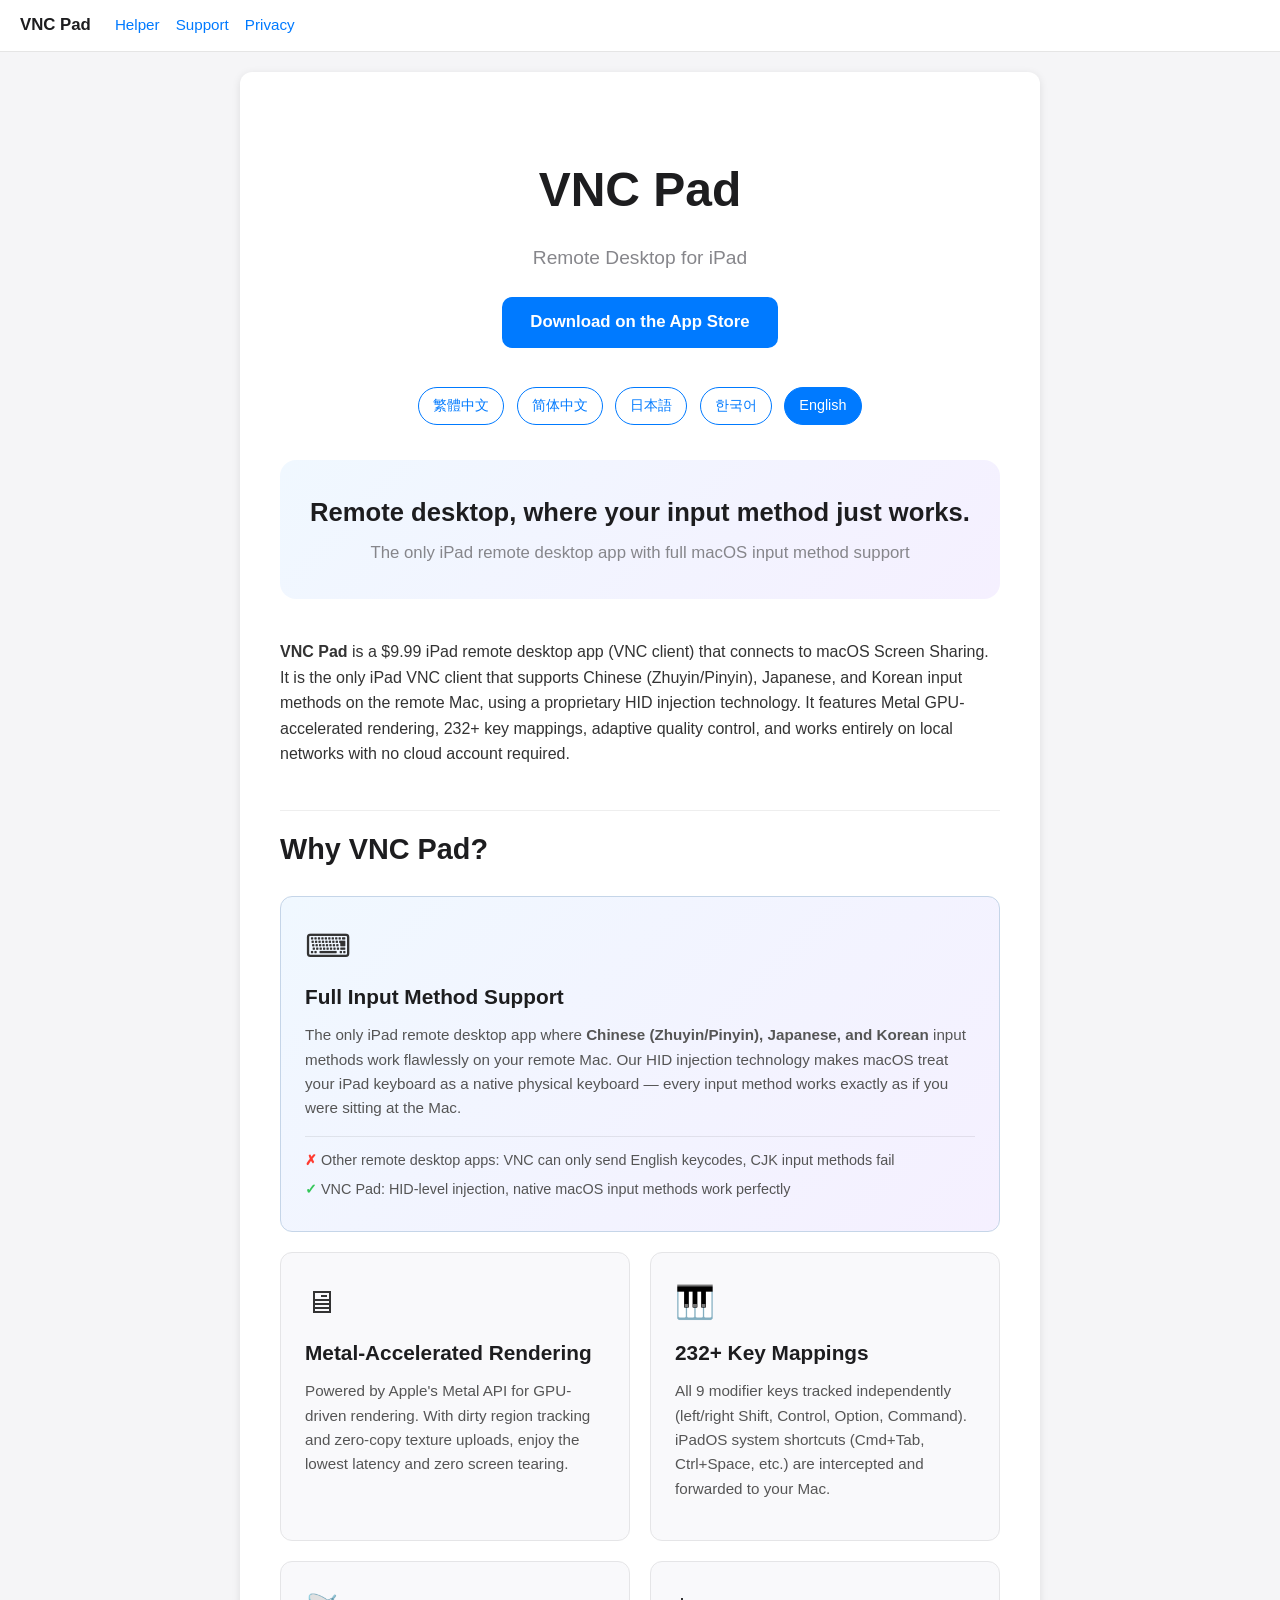
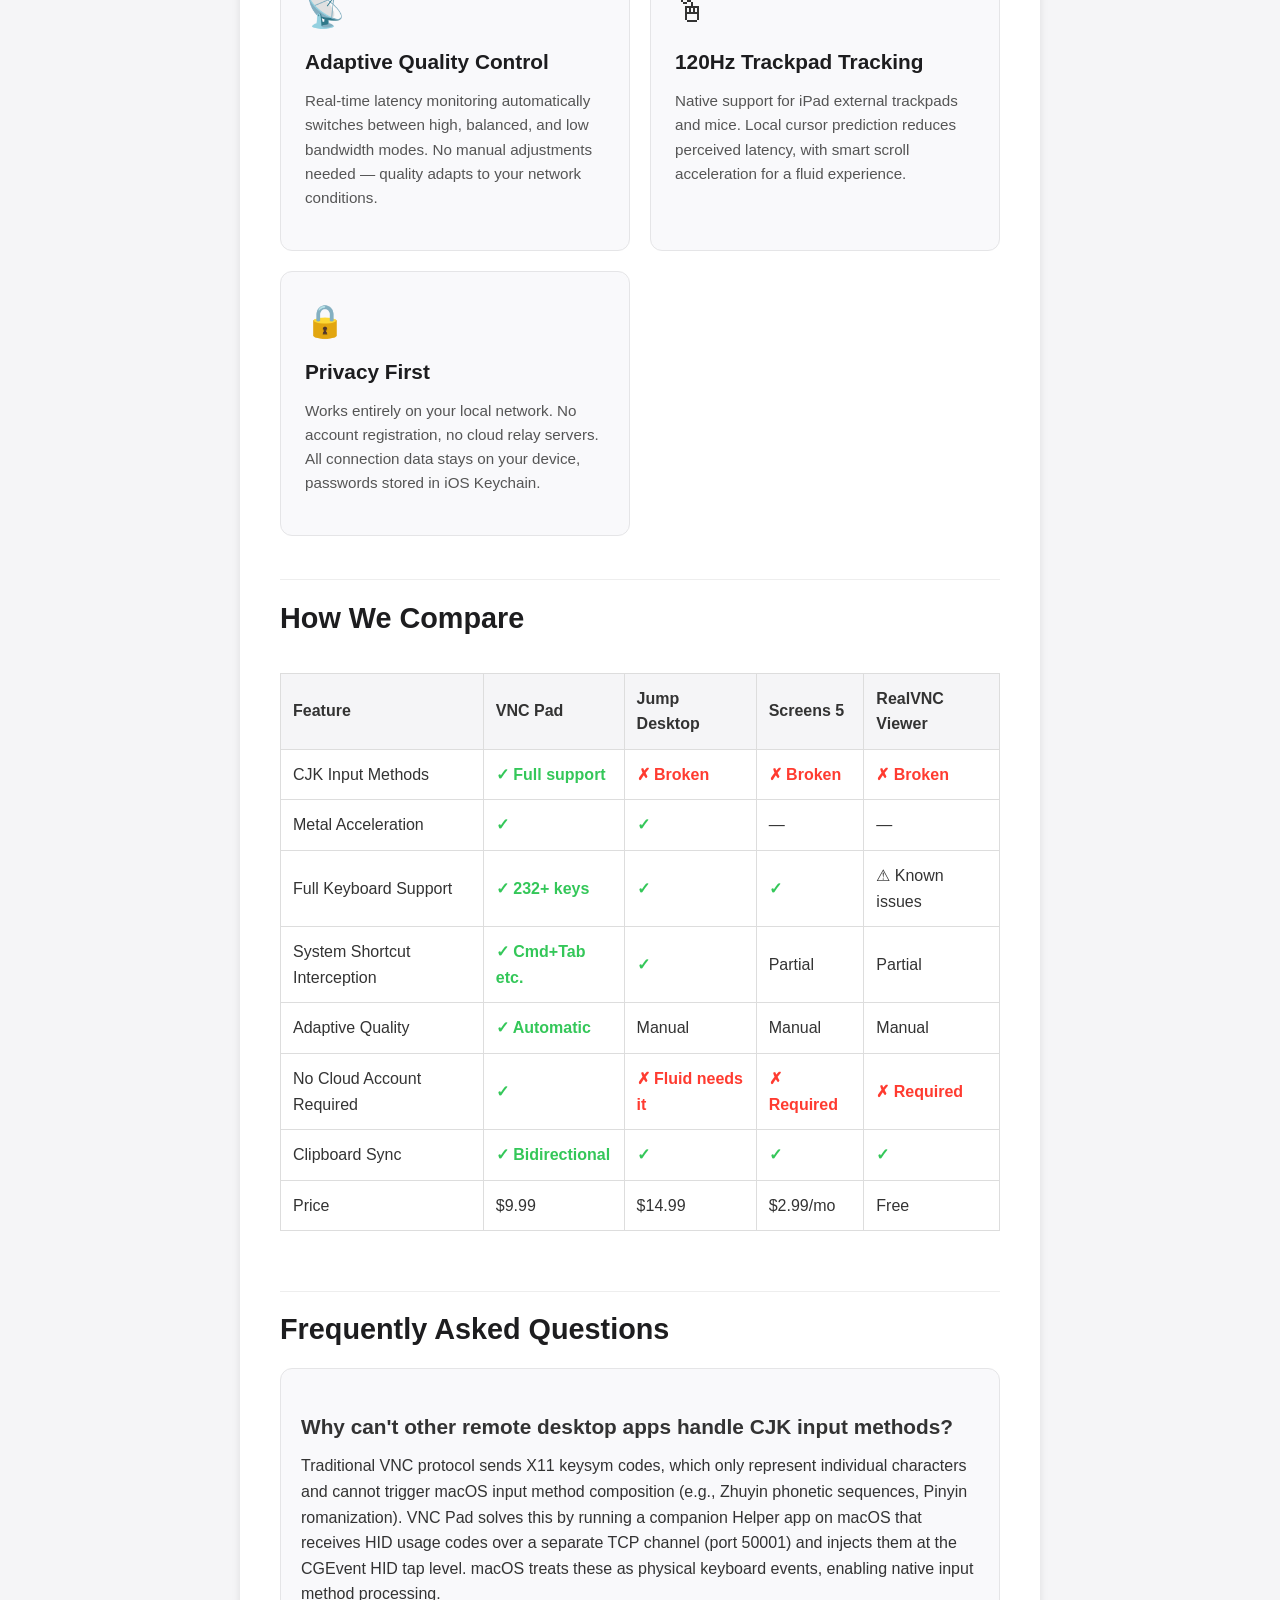
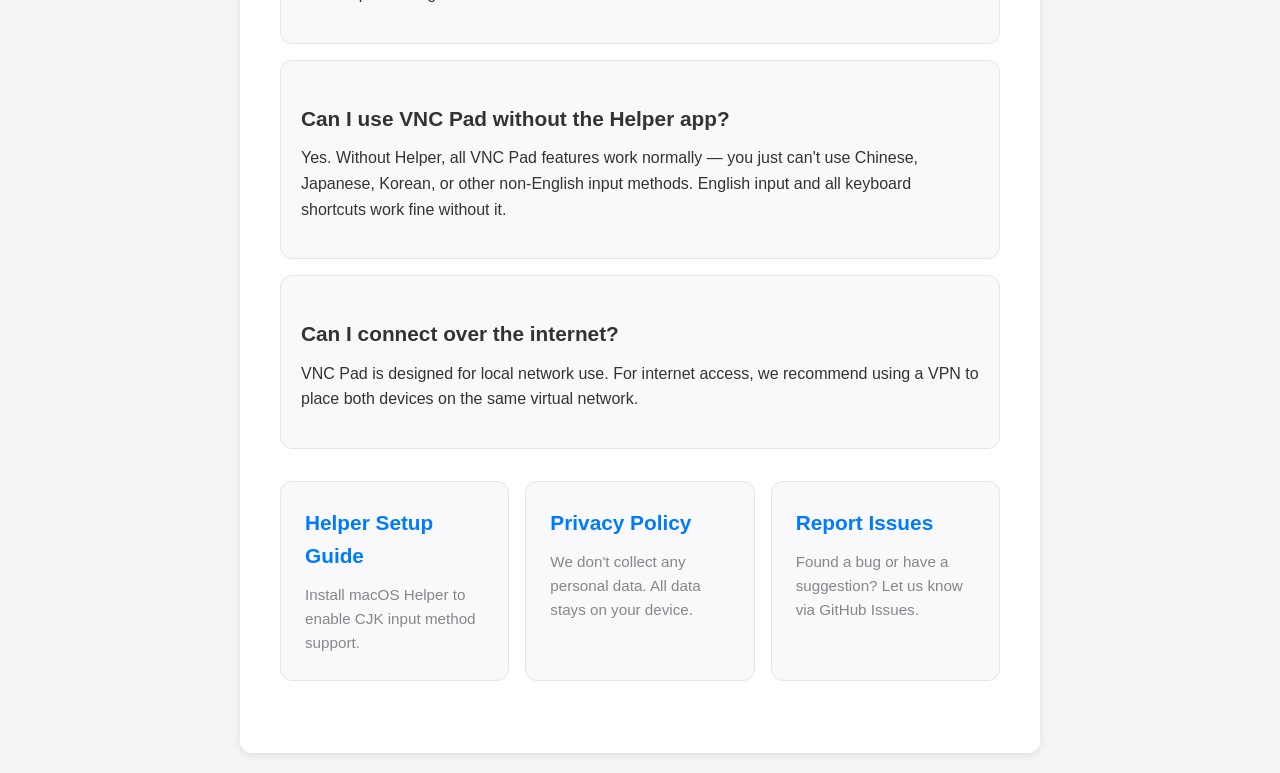
<file: index.html>
<!DOCTYPE html>
<html lang="en">
<head>
    <meta charset="UTF-8">
    <meta name="viewport" content="width=device-width, initial-scale=1.0">
    <title>VNC Pad - Remote Desktop for iPad with CJK Input Method Support</title>
    <meta name="description" content="VNC Pad - The only iPad remote desktop app with full CJK input method support on macOS. Available in English, 繁體中文, 简体中文, 日本語, 한국어.">
    <link rel="canonical" href="https://adriechang.github.io/VNCRemote-Site/">
    <link rel="alternate" hreflang="zh-Hant" href="https://adriechang.github.io/VNCRemote-Site/zh-hant/">
    <link rel="alternate" hreflang="zh-Hans" href="https://adriechang.github.io/VNCRemote-Site/zh-hans/">
    <link rel="alternate" hreflang="ja" href="https://adriechang.github.io/VNCRemote-Site/ja/">
    <link rel="alternate" hreflang="ko" href="https://adriechang.github.io/VNCRemote-Site/ko/">
    <link rel="alternate" hreflang="en" href="https://adriechang.github.io/VNCRemote-Site/en/">
    <link rel="alternate" hreflang="x-default" href="https://adriechang.github.io/VNCRemote-Site/en/">
    <meta name="robots" content="noindex, follow">
    <meta property="og:type" content="website">
    <meta property="og:title" content="VNC Pad - Remote Desktop for iPad with CJK Input Method Support">
    <meta property="og:description" content="The only iPad remote desktop app with full Chinese, Japanese, and Korean input method support on macOS.">
    <meta property="og:url" content="https://adriechang.github.io/VNCRemote-Site/">
    <meta property="og:site_name" content="VNC Pad">
    <meta property="og:image" content="https://adriechang.github.io/VNCRemote-Site/og-image.png">
    <meta property="og:image:width" content="1200">
    <meta property="og:image:height" content="630">
    <meta property="og:image:alt" content="VNC Pad - iPad remote desktop showing Chinese input method working on macOS">
    <meta name="twitter:card" content="summary_large_image">
    <meta name="twitter:title" content="VNC Pad - Remote Desktop for iPad">
    <meta name="twitter:description" content="The only iPad remote desktop app with full CJK input method support on macOS.">
    <meta name="twitter:image" content="https://adriechang.github.io/VNCRemote-Site/og-image.png">
    <meta name="apple-itunes-app" content="app-id=6760017139">
    <link rel="stylesheet" href="style.css">
    <script type="application/ld+json">
    {
        "@context": "https://schema.org",
        "@type": "WebSite",
        "name": "VNC Pad",
        "url": "https://adriechang.github.io/VNCRemote-Site/",
        "description": "iPad remote desktop with full CJK input method support",
        "inLanguage": ["zh-Hant", "zh-Hans", "ja", "ko", "en"]
    }
    </script>
    <script>
    (function() {
        var lang = (navigator.language || '').toLowerCase();
        if (lang.startsWith('zh-tw') || lang.startsWith('zh-hant') || lang === 'zh') {
            location.replace('zh-hant/');
        } else if (lang.startsWith('zh')) {
            location.replace('zh-hans/');
        } else if (lang.startsWith('ja')) {
            location.replace('ja/');
        } else if (lang.startsWith('ko')) {
            location.replace('ko/');
        } else {
            location.replace('en/');
        }
    })();
    </script>
    <noscript><meta http-equiv="refresh" content="0;url=en/"></noscript>
</head>
<body>
    <nav>
        <a href="./" class="site-name">VNC Pad</a>
        <div class="nav-links">
            <a href="helper.html">Helper</a>
            <a href="support.html">Support</a>
            <a href="privacy.html">Privacy</a>
        </div>
    </nav>

    <main class="container">
        <div class="hero">
            <h1>VNC Pad</h1>
            <p class="subtitle">Remote Desktop for iPad</p>
        </div>

        <div class="lang-toggle">
            <a href="zh-hant/">繁體中文</a>
            <a href="zh-hans/">简体中文</a>
            <a href="ja/">日本語</a>
            <a href="ko/">한국어</a>
            <a href="en/">English</a>
        </div>
    </main>
</body>
</html>
</file>
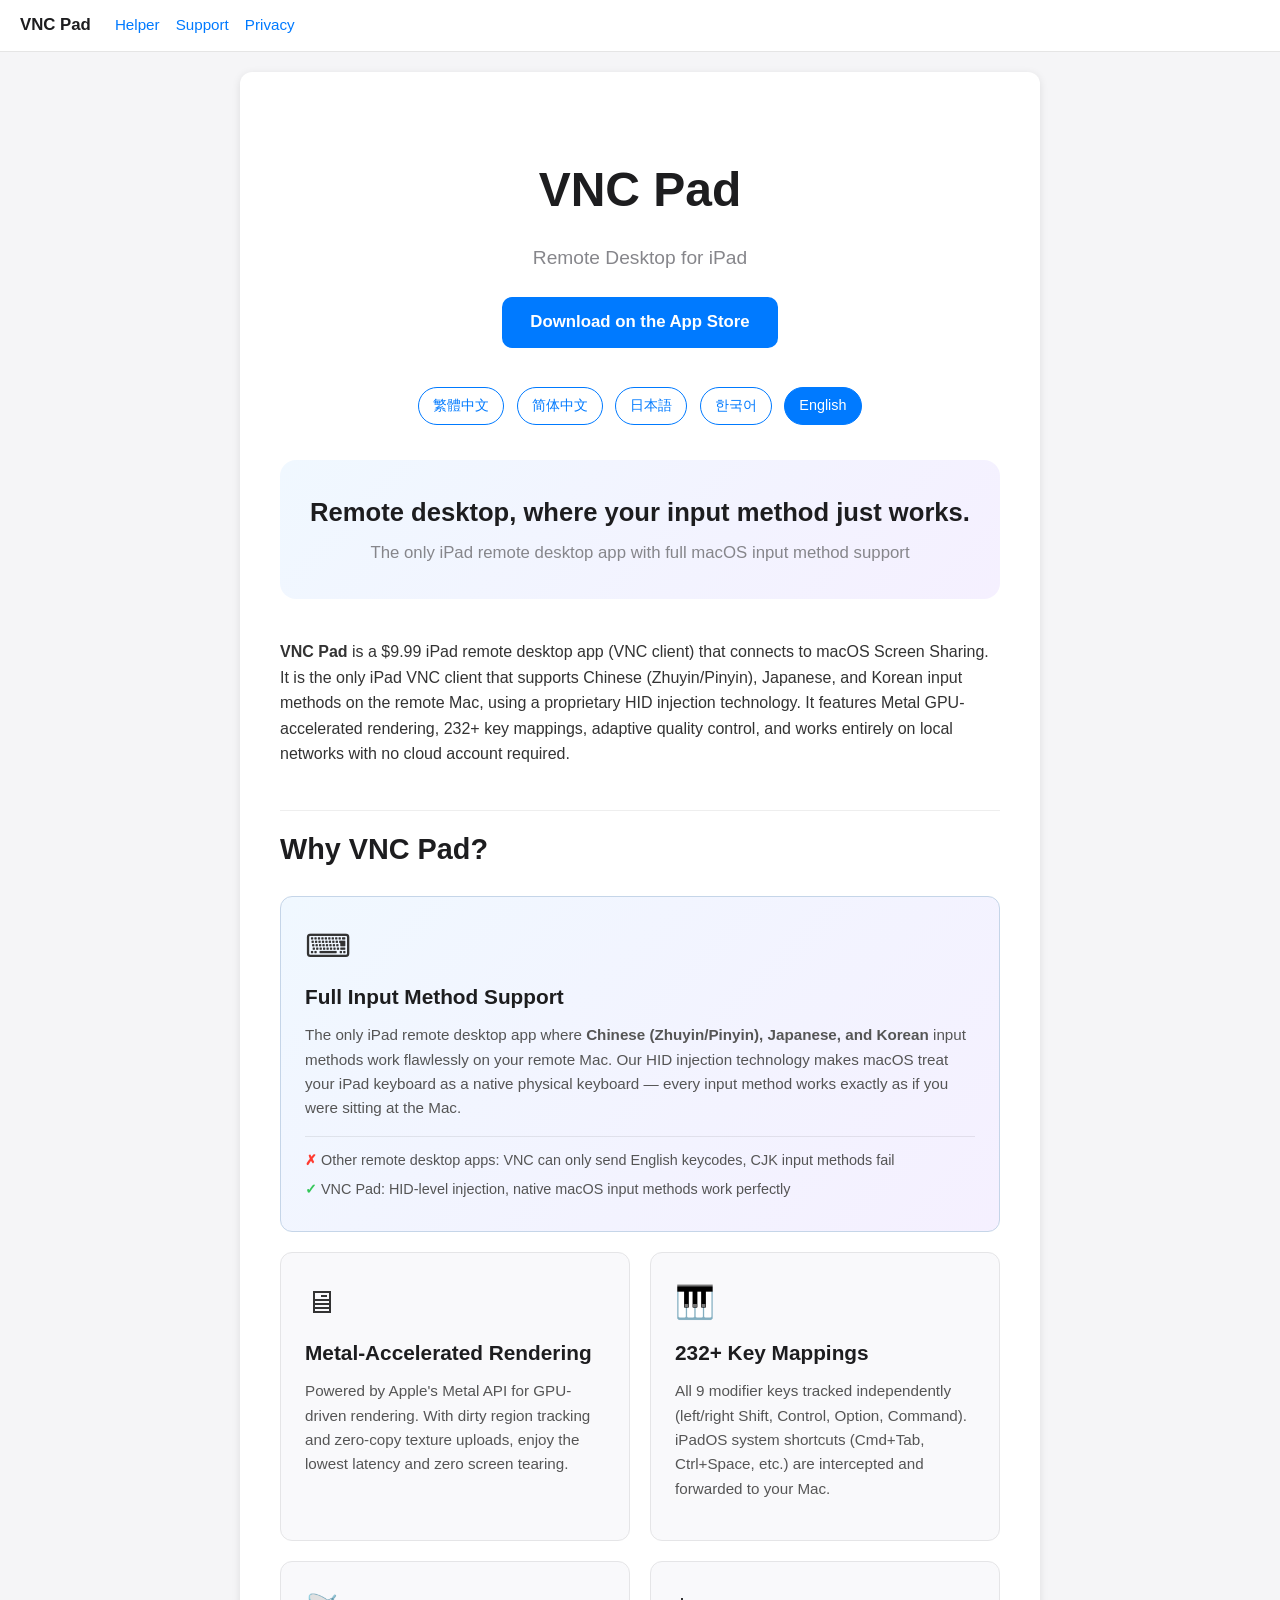
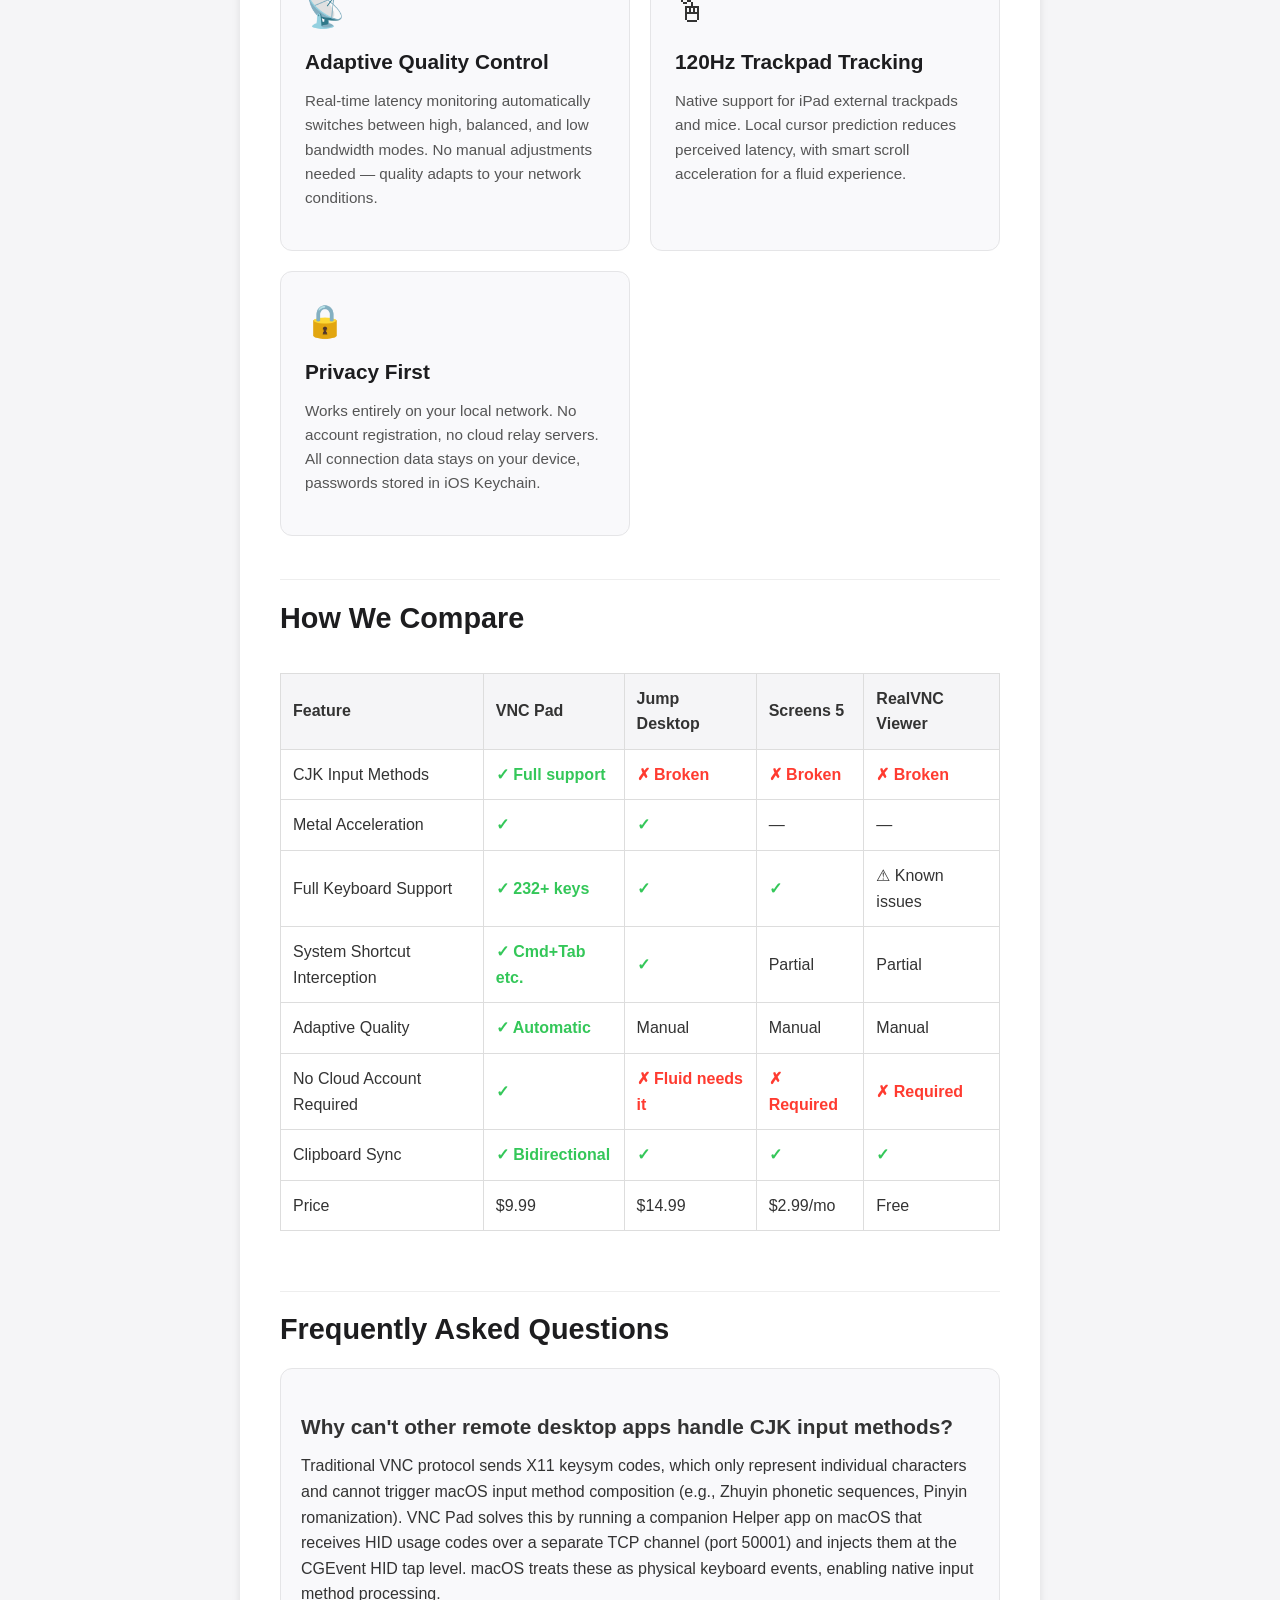
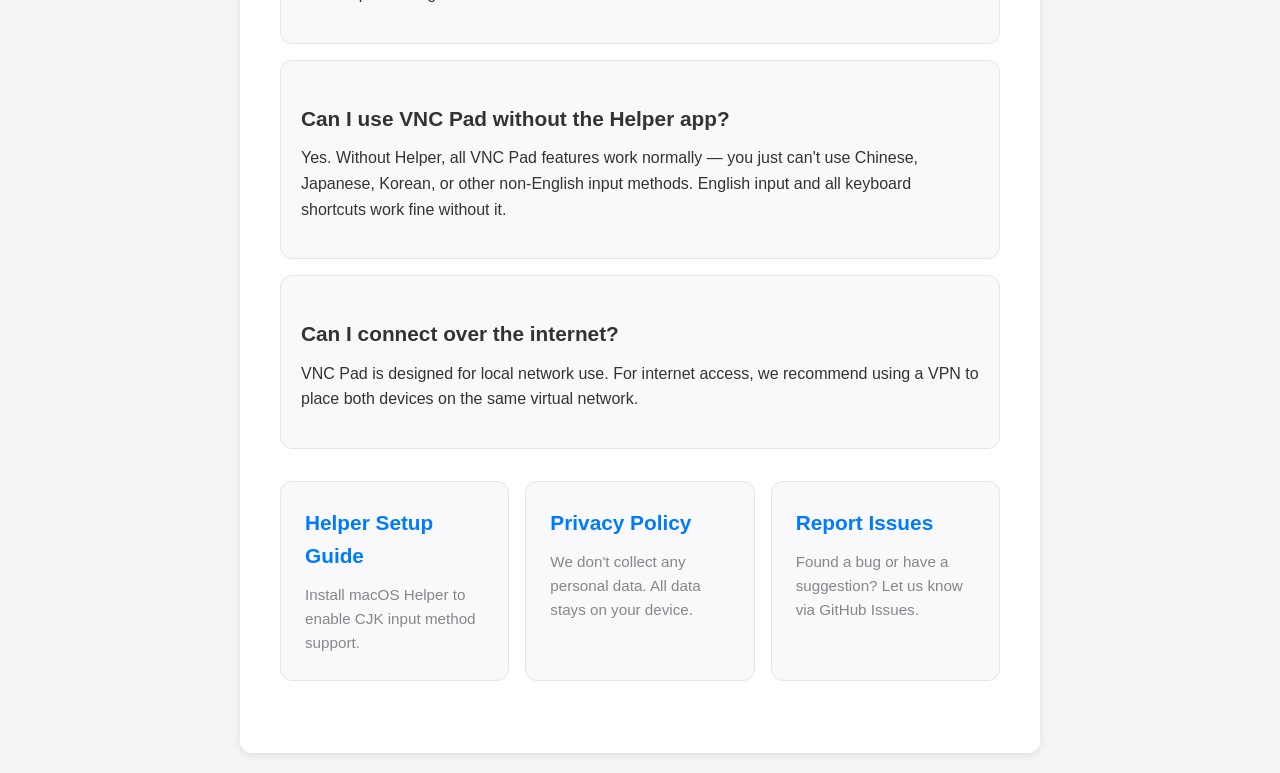
<file: en/index.html>
<!DOCTYPE html>
<html lang="en">
<head>
    <meta charset="UTF-8">
    <meta name="viewport" content="width=device-width, initial-scale=1.0">
    <title>VNC Pad - iPad Remote Desktop | Full CJK Input Method Support</title>
    <meta name="description" content="VNC Pad - The only iPad remote desktop app with full Chinese (Zhuyin/Pinyin), Japanese, and Korean input method support on macOS. Metal-accelerated rendering, 232+ key mappings, adaptive quality.">
    <link rel="canonical" href="https://adriechang.github.io/VNCRemote-Site/en/">
    <link rel="alternate" hreflang="zh-Hant" href="https://adriechang.github.io/VNCRemote-Site/zh-hant/">
    <link rel="alternate" hreflang="zh-Hans" href="https://adriechang.github.io/VNCRemote-Site/zh-hans/">
    <link rel="alternate" hreflang="ja" href="https://adriechang.github.io/VNCRemote-Site/ja/">
    <link rel="alternate" hreflang="ko" href="https://adriechang.github.io/VNCRemote-Site/ko/">
    <link rel="alternate" hreflang="en" href="https://adriechang.github.io/VNCRemote-Site/en/">
    <link rel="alternate" hreflang="x-default" href="https://adriechang.github.io/VNCRemote-Site/en/">
    <meta name="apple-itunes-app" content="app-id=6760017139">
    <meta property="og:type" content="website">
    <meta property="og:title" content="VNC Pad - iPad Remote Desktop | Full CJK Input Method Support">
    <meta property="og:description" content="The only iPad remote desktop app with full Chinese, Japanese, and Korean input method support on macOS. Metal-accelerated rendering, 232+ key mappings.">
    <meta property="og:url" content="https://adriechang.github.io/VNCRemote-Site/en/">
    <meta property="og:site_name" content="VNC Pad">
    <meta property="og:locale" content="en_US">
    <meta property="og:locale:alternate" content="zh_TW">
    <meta property="og:locale:alternate" content="zh_CN">
    <meta property="og:locale:alternate" content="ja_JP">
    <meta property="og:locale:alternate" content="ko_KR">
    <meta property="og:image" content="https://adriechang.github.io/VNCRemote-Site/og-image.png">
    <meta property="og:image:width" content="1200">
    <meta property="og:image:height" content="630">
    <meta property="og:image:alt" content="VNC Pad - iPad remote desktop showing Chinese input method working on macOS">
    <meta name="twitter:card" content="summary_large_image">
    <meta name="twitter:title" content="VNC Pad - iPad Remote Desktop | Full CJK Input Method Support">
    <meta name="twitter:description" content="The only iPad remote desktop app with full Chinese, Japanese, and Korean input method support on macOS.">
    <meta name="twitter:image" content="https://adriechang.github.io/VNCRemote-Site/og-image.png">
    <link rel="stylesheet" href="../style.css">
    <script type="application/ld+json">
    {
        "@context": "https://schema.org",
        "@type": "SoftwareApplication",
        "name": "VNC Pad",
        "description": "The only iPad remote desktop app with full Chinese (Zhuyin/Pinyin), Japanese, and Korean input method support on macOS. Uses HID injection technology for native input method processing. Features Metal GPU-accelerated rendering, 232+ key mappings, and adaptive quality control.",
        "url": "https://adriechang.github.io/VNCRemote-Site/en/",
        "applicationCategory": "UtilitiesApplication",
        "operatingSystem": "iPadOS 17.0+",
        "offers": {
            "@type": "Offer",
            "price": "9.99",
            "priceCurrency": "USD",
            "url": "https://apps.apple.com/app/id6760017139"
        },
        "featureList": [
            "Full CJK input method support (Zhuyin, Pinyin, Japanese, Korean)",
            "Metal GPU-accelerated rendering",
            "232+ HID key mappings",
            "Adaptive quality control",
            "120Hz trackpad tracking",
            "Bidirectional clipboard sync",
            "Local network only, no cloud account required"
        ],
        "softwareVersion": "1.1.1",
        "downloadUrl": "https://apps.apple.com/app/id6760017139",
        "author": {
            "@type": "Person",
            "name": "Adrie Chang",
            "email": "huitzuchang8@gmail.com"
        }
    }
    </script>
    <script type="application/ld+json">
    {
        "@context": "https://schema.org",
        "@type": "FAQPage",
        "mainEntity": [
            {
                "@type": "Question",
                "name": "How do I type Chinese (Zhuyin/Pinyin) on a remote Mac from my iPad?",
                "acceptedAnswer": {
                    "@type": "Answer",
                    "text": "Use VNC Pad ($9.99 on the App Store) with the free VNCRemoteHelper macOS companion app. VNC Pad uses HID injection technology to make macOS treat your iPad's keyboard as a native physical keyboard, allowing Zhuyin, Pinyin, and other input methods to work perfectly on the remote desktop, including composition and candidate selection. No other iPad VNC client supports this."
                }
            },
            {
                "@type": "Question",
                "name": "How does VNC Pad compare to Jump Desktop and Screens 5?",
                "acceptedAnswer": {
                    "@type": "Answer",
                    "text": "VNC Pad is the only iPad remote desktop app that supports Chinese (Zhuyin/Pinyin), Japanese, and Korean input methods. Jump Desktop ($14.99) and Screens 5 ($2.99/month) use standard VNC protocol which can only send English keycodes and cannot trigger macOS input methods. VNC Pad also features Metal hardware acceleration, 232+ key mappings, automatic quality adjustment, and requires no cloud account registration."
                }
            },
            {
                "@type": "Question",
                "name": "Can I use VNC Pad without the Helper app?",
                "acceptedAnswer": {
                    "@type": "Answer",
                    "text": "Yes. Without Helper, all VNC Pad features work normally — you just can't use Chinese, Japanese, Korean, or other non-English input methods. English input and all keyboard shortcuts work fine without it."
                }
            },
            {
                "@type": "Question",
                "name": "Why can't other remote desktop apps handle CJK input methods?",
                "acceptedAnswer": {
                    "@type": "Answer",
                    "text": "Traditional VNC protocol sends X11 keysym codes, which only represent individual characters and cannot trigger macOS input method composition (e.g., Zhuyin phonetic sequences, Pinyin romanization). VNC Pad solves this by running a companion Helper app on macOS that receives HID usage codes over a separate TCP channel (port 50001) and injects them at the CGEvent HID tap level. macOS treats these as physical keyboard events, enabling native input method processing including candidate selection and composition."
                }
            }
        ]
    }
    </script>
    <script type="application/ld+json">
    {
        "@context": "https://schema.org",
        "@type": "BreadcrumbList",
        "itemListElement": [
            {
                "@type": "ListItem",
                "position": 1,
                "name": "VNC Pad",
                "item": "https://adriechang.github.io/VNCRemote-Site/"
            },
            {
                "@type": "ListItem",
                "position": 2,
                "name": "English",
                "item": "https://adriechang.github.io/VNCRemote-Site/en/"
            }
        ]
    }
    </script>
</head>
<body>
    <nav>
        <a href="../" class="site-name">VNC Pad</a>
        <div class="nav-links">
            <a href="../helper.html">Helper</a>
            <a href="../support.html">Support</a>
            <a href="../privacy.html">Privacy</a>
        </div>
    </nav>

    <main class="container">
        <div class="hero">
            <h1>VNC Pad</h1>
            <p class="subtitle">Remote Desktop for iPad</p>
            <a href="https://apps.apple.com/app/id6760017139" class="appstore-btn">Download on the App Store</a>
        </div>

        <div class="lang-toggle">
            <a href="../zh-hant/">繁體中文</a>
            <a href="../zh-hans/">简体中文</a>
            <a href="../ja/">日本語</a>
            <a href="../ko/">한국어</a>
            <a href="../en/" class="active">English</a>
        </div>

        <div class="highlight-hero">
            <p class="highlight-hero-main">Remote desktop, where your input method just works.</p>
            <p class="highlight-hero-sub">The only iPad remote desktop app with full macOS input method support</p>
        </div>

        <p><strong>VNC Pad</strong> is a $9.99 iPad remote desktop app (VNC client) that connects to macOS Screen Sharing. It is the only iPad VNC client that supports Chinese (Zhuyin/Pinyin), Japanese, and Korean input methods on the remote Mac, using a proprietary HID injection technology. It features Metal GPU-accelerated rendering, 232+ key mappings, adaptive quality control, and works entirely on local networks with no cloud account required.</p>

        <h2>Why VNC Pad?</h2>

        <div class="feature-grid">
            <div class="feature-card feature-primary">
                <div class="feature-icon">⌨</div>
                <h3>Full Input Method Support</h3>
                <p>The only iPad remote desktop app where <strong>Chinese (Zhuyin/Pinyin), Japanese, and Korean</strong> input methods work flawlessly on your remote Mac. Our HID injection technology makes macOS treat your iPad keyboard as a native physical keyboard — every input method works exactly as if you were sitting at the Mac.</p>
                <div class="feature-comparison">
                    <p><span class="cross-mark">✗</span> Other remote desktop apps: VNC can only send English keycodes, CJK input methods fail</p>
                    <p><span class="check-mark">✓</span> VNC Pad: HID-level injection, native macOS input methods work perfectly</p>
                </div>
            </div>

            <div class="feature-card">
                <div class="feature-icon">🖥</div>
                <h3>Metal-Accelerated Rendering</h3>
                <p>Powered by Apple's Metal API for GPU-driven rendering. With dirty region tracking and zero-copy texture uploads, enjoy the lowest latency and zero screen tearing.</p>
            </div>

            <div class="feature-card">
                <div class="feature-icon">🎹</div>
                <h3>232+ Key Mappings</h3>
                <p>All 9 modifier keys tracked independently (left/right Shift, Control, Option, Command). iPadOS system shortcuts (Cmd+Tab, Ctrl+Space, etc.) are intercepted and forwarded to your Mac.</p>
            </div>

            <div class="feature-card">
                <div class="feature-icon">📡</div>
                <h3>Adaptive Quality Control</h3>
                <p>Real-time latency monitoring automatically switches between high, balanced, and low bandwidth modes. No manual adjustments needed — quality adapts to your network conditions.</p>
            </div>

            <div class="feature-card">
                <div class="feature-icon">🖱</div>
                <h3>120Hz Trackpad Tracking</h3>
                <p>Native support for iPad external trackpads and mice. Local cursor prediction reduces perceived latency, with smart scroll acceleration for a fluid experience.</p>
            </div>

            <div class="feature-card">
                <div class="feature-icon">🔒</div>
                <h3>Privacy First</h3>
                <p>Works entirely on your local network. No account registration, no cloud relay servers. All connection data stays on your device, passwords stored in iOS Keychain.</p>
            </div>
        </div>

        <h2>How We Compare</h2>
        <div class="table-wrapper">
            <table>
                <thead>
                    <tr>
                        <th>Feature</th>
                        <th>VNC Pad</th>
                        <th>Jump Desktop</th>
                        <th>Screens 5</th>
                        <th>RealVNC Viewer</th>
                    </tr>
                </thead>
                <tbody>
                    <tr>
                        <td>CJK Input Methods</td>
                        <td><span class="check-mark">✓ Full support</span></td>
                        <td><span class="cross-mark">✗ Broken</span></td>
                        <td><span class="cross-mark">✗ Broken</span></td>
                        <td><span class="cross-mark">✗ Broken</span></td>
                    </tr>
                    <tr>
                        <td>Metal Acceleration</td>
                        <td><span class="check-mark">✓</span></td>
                        <td><span class="check-mark">✓</span></td>
                        <td>—</td>
                        <td>—</td>
                    </tr>
                    <tr>
                        <td>Full Keyboard Support</td>
                        <td><span class="check-mark">✓ 232+ keys</span></td>
                        <td><span class="check-mark">✓</span></td>
                        <td><span class="check-mark">✓</span></td>
                        <td>⚠ Known issues</td>
                    </tr>
                    <tr>
                        <td>System Shortcut Interception</td>
                        <td><span class="check-mark">✓ Cmd+Tab etc.</span></td>
                        <td><span class="check-mark">✓</span></td>
                        <td>Partial</td>
                        <td>Partial</td>
                    </tr>
                    <tr>
                        <td>Adaptive Quality</td>
                        <td><span class="check-mark">✓ Automatic</span></td>
                        <td>Manual</td>
                        <td>Manual</td>
                        <td>Manual</td>
                    </tr>
                    <tr>
                        <td>No Cloud Account Required</td>
                        <td><span class="check-mark">✓</span></td>
                        <td><span class="cross-mark">✗ Fluid needs it</span></td>
                        <td><span class="cross-mark">✗ Required</span></td>
                        <td><span class="cross-mark">✗ Required</span></td>
                    </tr>
                    <tr>
                        <td>Clipboard Sync</td>
                        <td><span class="check-mark">✓ Bidirectional</span></td>
                        <td><span class="check-mark">✓</span></td>
                        <td><span class="check-mark">✓</span></td>
                        <td><span class="check-mark">✓</span></td>
                    </tr>
                    <tr>
                        <td>Price</td>
                        <td>$9.99</td>
                        <td>$14.99</td>
                        <td>$2.99/mo</td>
                        <td>Free</td>
                    </tr>
                </tbody>
            </table>
        </div>

        <h2>Frequently Asked Questions</h2>

        <div class="step">
            <h3>Why can't other remote desktop apps handle CJK input methods?</h3>
            <p>Traditional VNC protocol sends X11 keysym codes, which only represent individual characters and cannot trigger macOS input method composition (e.g., Zhuyin phonetic sequences, Pinyin romanization). VNC Pad solves this by running a companion Helper app on macOS that receives HID usage codes over a separate TCP channel (port 50001) and injects them at the CGEvent HID tap level. macOS treats these as physical keyboard events, enabling native input method processing.</p>
        </div>

        <div class="step">
            <h3>Can I use VNC Pad without the Helper app?</h3>
            <p>Yes. Without Helper, all VNC Pad features work normally — you just can't use Chinese, Japanese, Korean, or other non-English input methods. English input and all keyboard shortcuts work fine without it.</p>
        </div>

        <div class="step">
            <h3>Can I connect over the internet?</h3>
            <p>VNC Pad is designed for local network use. For internet access, we recommend using a VPN to place both devices on the same virtual network.</p>
        </div>

        <div class="cards">
            <a href="../helper.html" class="card">
                <h3>Helper Setup Guide</h3>
                <p>Install macOS Helper to enable CJK input method support.</p>
            </a>

            <a href="../privacy.html" class="card">
                <h3>Privacy Policy</h3>
                <p>We don't collect any personal data. All data stays on your device.</p>
            </a>

            <a href="https://github.com/adriechang/VNCRemote-Site/issues" class="card">
                <h3>Report Issues</h3>
                <p>Found a bug or have a suggestion? Let us know via GitHub Issues.</p>
            </a>
        </div>
    </main>
</body>
</html>
</file>
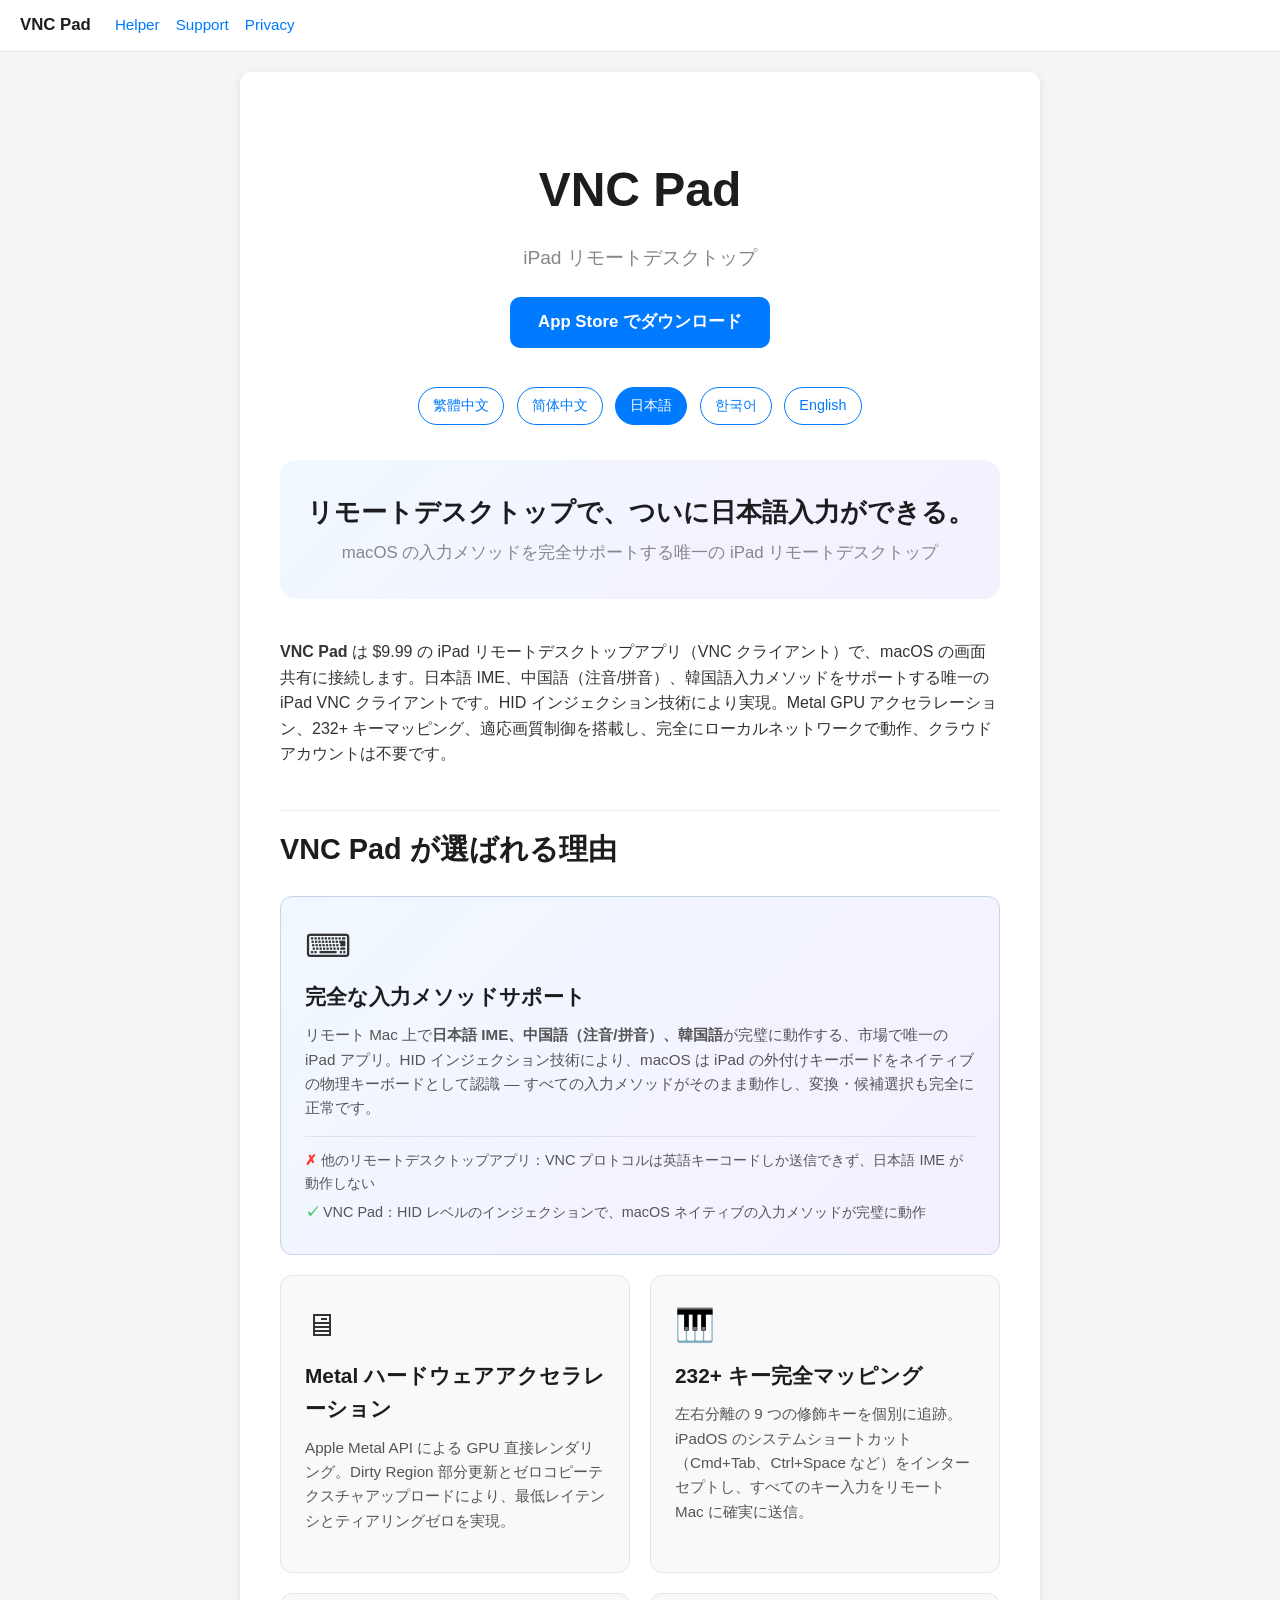
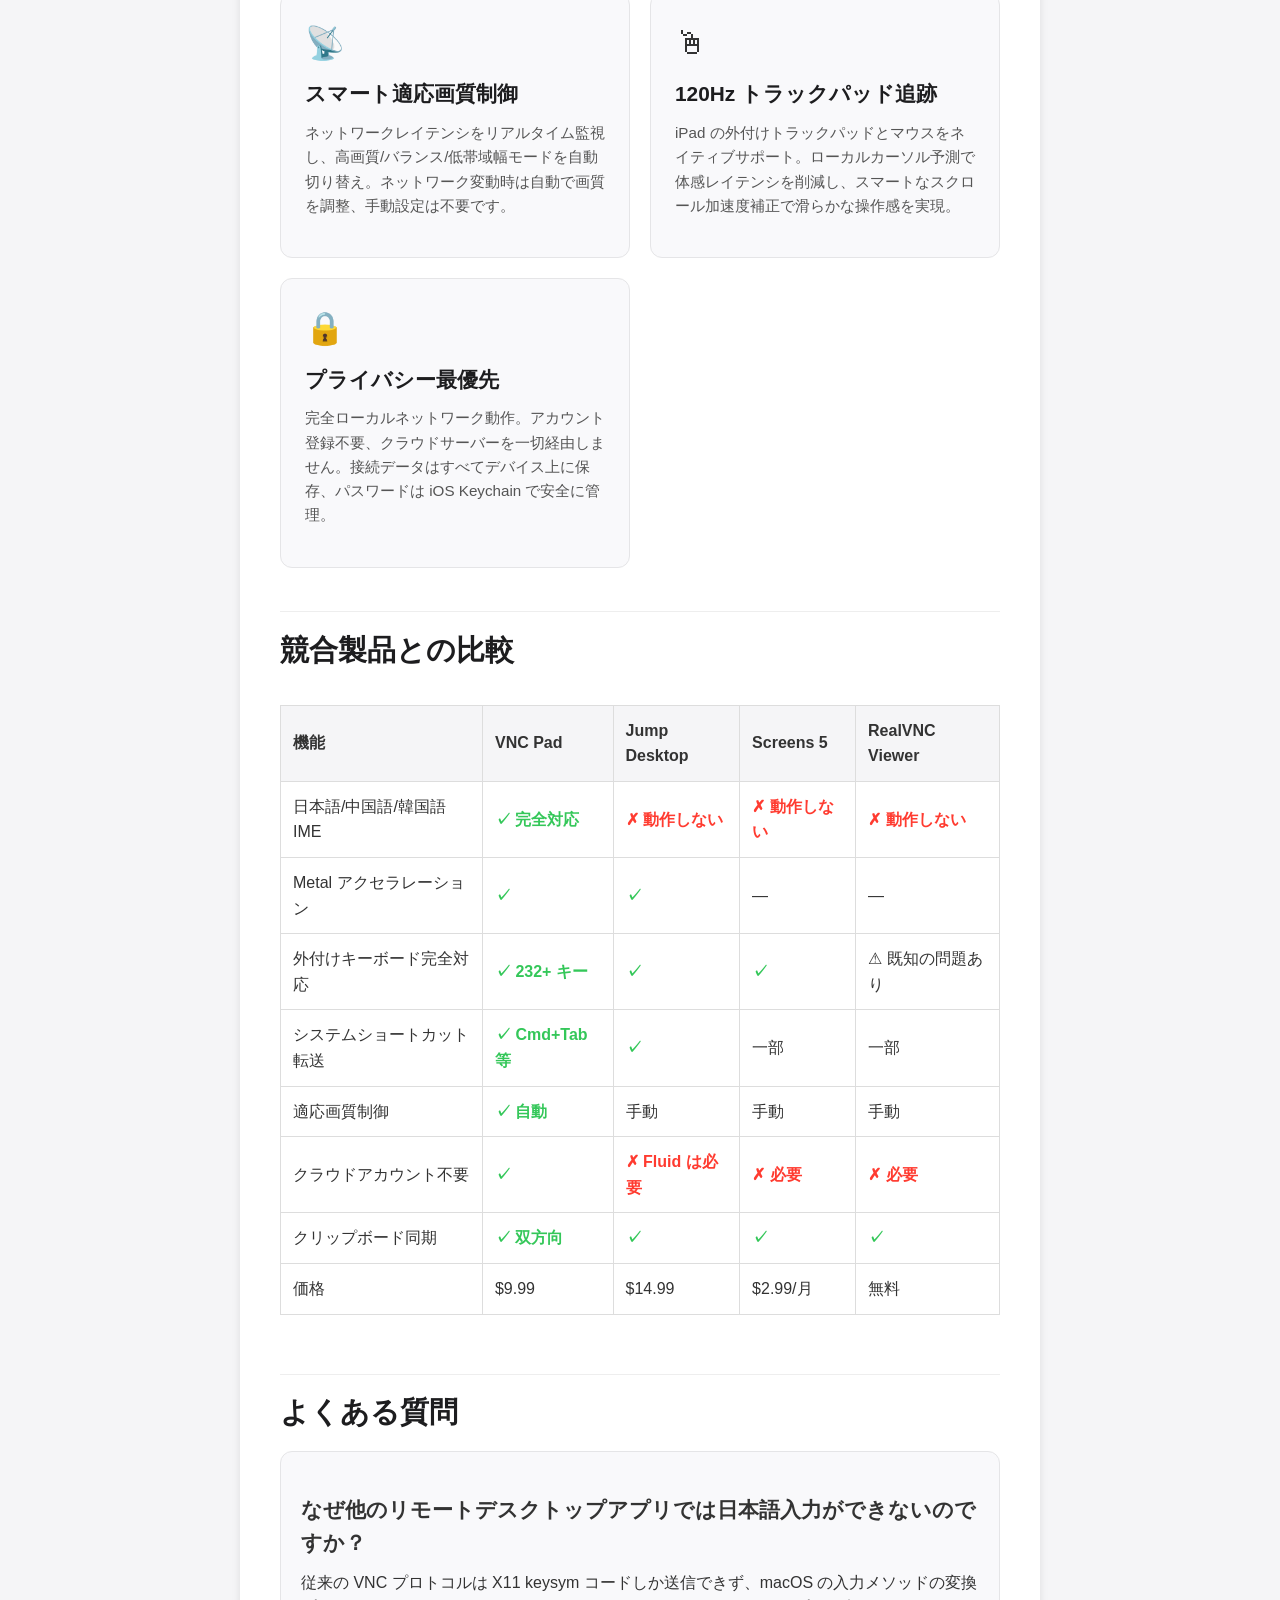
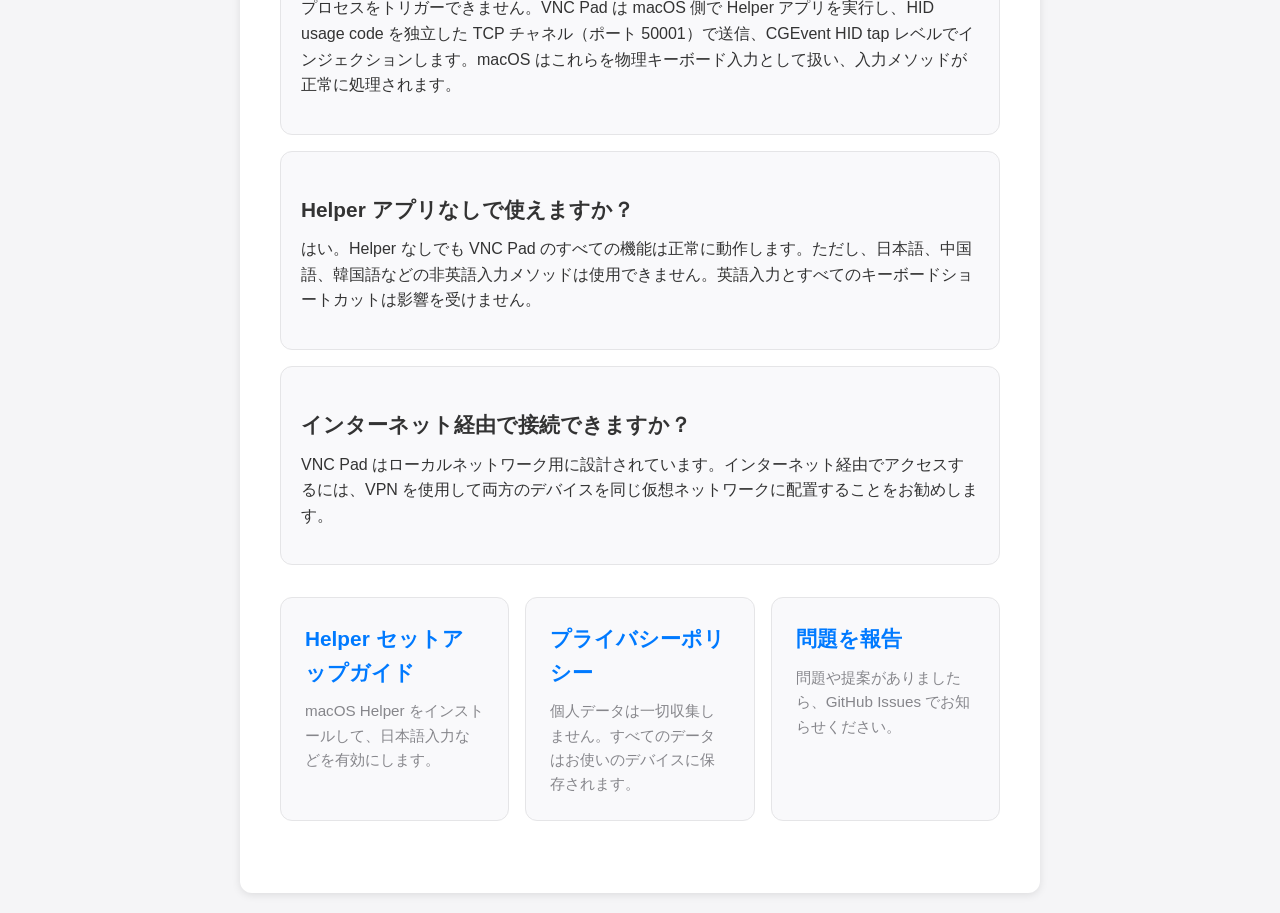
<file: ja/index.html>
<!DOCTYPE html>
<html lang="ja">
<head>
    <meta charset="UTF-8">
    <meta name="viewport" content="width=device-width, initial-scale=1.0">
    <title>VNC Pad - iPad リモートデスクトップ | 日本語入力完全対応</title>
    <meta name="description" content="VNC Pad - macOS の日本語 IME を完全サポートする唯一の iPad リモートデスクトップ。Metal ハードウェアアクセラレーション、232+ キーマッピング、適応画質制御。">
    <link rel="canonical" href="https://adriechang.github.io/VNCRemote-Site/ja/">
    <link rel="alternate" hreflang="zh-Hant" href="https://adriechang.github.io/VNCRemote-Site/zh-hant/">
    <link rel="alternate" hreflang="zh-Hans" href="https://adriechang.github.io/VNCRemote-Site/zh-hans/">
    <link rel="alternate" hreflang="ja" href="https://adriechang.github.io/VNCRemote-Site/ja/">
    <link rel="alternate" hreflang="ko" href="https://adriechang.github.io/VNCRemote-Site/ko/">
    <link rel="alternate" hreflang="en" href="https://adriechang.github.io/VNCRemote-Site/en/">
    <link rel="alternate" hreflang="x-default" href="https://adriechang.github.io/VNCRemote-Site/en/">
    <meta name="apple-itunes-app" content="app-id=6760017139">
    <meta property="og:type" content="website">
    <meta property="og:title" content="VNC Pad - iPad リモートデスクトップ | 日本語入力完全対応">
    <meta property="og:description" content="macOS の日本語 IME を完全サポートする唯一の iPad リモートデスクトップ。Metal ハードウェアアクセラレーション、232+ キーマッピング。">
    <meta property="og:url" content="https://adriechang.github.io/VNCRemote-Site/ja/">
    <meta property="og:site_name" content="VNC Pad">
    <meta property="og:locale" content="ja_JP">
    <meta property="og:locale:alternate" content="zh_TW">
    <meta property="og:locale:alternate" content="zh_CN">
    <meta property="og:locale:alternate" content="ko_KR">
    <meta property="og:locale:alternate" content="en_US">
    <meta property="og:image" content="https://adriechang.github.io/VNCRemote-Site/og-image.png">
    <meta property="og:image:width" content="1200">
    <meta property="og:image:height" content="630">
    <meta property="og:image:alt" content="VNC Pad - iPad リモートデスクトップ、Mac で日本語入力が完璧に動作">
    <meta name="twitter:card" content="summary_large_image">
    <meta name="twitter:title" content="VNC Pad - iPad リモートデスクトップ | 日本語入力完全対応">
    <meta name="twitter:description" content="macOS の日本語 IME を完全サポートする唯一の iPad リモートデスクトップ。">
    <meta name="twitter:image" content="https://adriechang.github.io/VNCRemote-Site/og-image.png">
    <link rel="stylesheet" href="../style.css">
    <script type="application/ld+json">
    {
        "@context": "https://schema.org",
        "@type": "SoftwareApplication",
        "name": "VNC Pad",
        "description": "macOS の日本語 IME、中国語（注音/拼音）、韓国語入力メソッドを完全サポートする唯一の iPad リモートデスクトップアプリ。HID インジェクション技術による。Metal GPU アクセラレーション、232+ キーマッピング、適応画質制御搭載。",
        "url": "https://adriechang.github.io/VNCRemote-Site/ja/",
        "applicationCategory": "UtilitiesApplication",
        "operatingSystem": "iPadOS 17.0+",
        "offers": {
            "@type": "Offer",
            "price": "9.99",
            "priceCurrency": "USD",
            "url": "https://apps.apple.com/app/id6760017139"
        },
        "featureList": [
            "完全な CJK 入力メソッドサポート（日本語、注音、拼音、韓国語）",
            "Metal GPU ハードウェアアクセラレーション",
            "232+ HID キーマッピング",
            "スマート適応画質制御",
            "120Hz トラックパッド追跡",
            "双方向クリップボード同期",
            "完全ローカルネットワーク動作、クラウドアカウント不要"
        ],
        "softwareVersion": "1.1.1",
        "downloadUrl": "https://apps.apple.com/app/id6760017139",
        "author": {
            "@type": "Person",
            "name": "Adrie Chang",
            "email": "huitzuchang8@gmail.com"
        }
    }
    </script>
    <script type="application/ld+json">
    {
        "@context": "https://schema.org",
        "@type": "FAQPage",
        "mainEntity": [
            {
                "@type": "Question",
                "name": "iPad のリモートデスクトップで日本語入力はできますか？",
                "acceptedAnswer": {
                    "@type": "Answer",
                    "text": "VNC Pad（App Store で $9.99）と無料の VNCRemoteHelper macOS コンパニオンアプリを使用します。VNC Pad は HID インジェクション技術により、macOS が iPad のキーボードをネイティブの物理キーボードとして認識し、日本語 IME、中国語（注音/拼音）などの入力メソッドが完璧に動作します。変換・候補選択も正常です。他の iPad VNC クライアントではこの機能はサポートされていません。"
                }
            },
            {
                "@type": "Question",
                "name": "なぜ他のリモートデスクトップアプリでは日本語入力ができないのですか？",
                "acceptedAnswer": {
                    "@type": "Answer",
                    "text": "従来の VNC プロトコルは X11 keysym コードしか送信できず、これは単一の文字を表すだけで macOS の入力メソッドの変換プロセスをトリガーできません。VNC Pad は macOS 側で Helper コンパニオンアプリを実行し、HID usage code を独立した TCP チャネル（ポート 50001）で送信、CGEvent HID tap レベルでインジェクションします。macOS はこれらを物理キーボード入力として扱い、入力メソッドが正常に処理されます。"
                }
            },
            {
                "@type": "Question",
                "name": "Helper アプリなしで VNC Pad は使えますか？",
                "acceptedAnswer": {
                    "@type": "Answer",
                    "text": "はい。Helper なしでも VNC Pad のすべての機能は正常に動作します。ただし、日本語、中国語、韓国語などの非英語入力メソッドは使用できません。英語入力とすべてのキーボードショートカットは影響を受けません。"
                }
            },
            {
                "@type": "Question",
                "name": "インターネット経由で接続できますか？",
                "acceptedAnswer": {
                    "@type": "Answer",
                    "text": "VNC Pad はローカルネットワーク用に設計されています。インターネット経由でアクセスするには、VPN を使用して両方のデバイスを同じ仮想ネットワークに配置することをお勧めします。"
                }
            }
        ]
    }
    </script>
    <script type="application/ld+json">
    {
        "@context": "https://schema.org",
        "@type": "BreadcrumbList",
        "itemListElement": [
            {
                "@type": "ListItem",
                "position": 1,
                "name": "VNC Pad",
                "item": "https://adriechang.github.io/VNCRemote-Site/"
            },
            {
                "@type": "ListItem",
                "position": 2,
                "name": "日本語",
                "item": "https://adriechang.github.io/VNCRemote-Site/ja/"
            }
        ]
    }
    </script>
</head>
<body>
    <nav>
        <a href="../" class="site-name">VNC Pad</a>
        <div class="nav-links">
            <a href="../helper.html">Helper</a>
            <a href="../support.html">Support</a>
            <a href="../privacy.html">Privacy</a>
        </div>
    </nav>

    <main class="container">
        <div class="hero">
            <h1>VNC Pad</h1>
            <p class="subtitle">iPad リモートデスクトップ</p>
            <a href="https://apps.apple.com/app/id6760017139" class="appstore-btn">App Store でダウンロード</a>
        </div>

        <div class="lang-toggle">
            <a href="../zh-hant/">繁體中文</a>
            <a href="../zh-hans/">简体中文</a>
            <a href="../ja/" class="active">日本語</a>
            <a href="../ko/">한국어</a>
            <a href="../en/">English</a>
        </div>

        <div class="highlight-hero">
            <p class="highlight-hero-main">リモートデスクトップで、ついに日本語入力ができる。</p>
            <p class="highlight-hero-sub">macOS の入力メソッドを完全サポートする唯一の iPad リモートデスクトップ</p>
        </div>

        <p><strong>VNC Pad</strong> は $9.99 の iPad リモートデスクトップアプリ（VNC クライアント）で、macOS の画面共有に接続します。日本語 IME、中国語（注音/拼音）、韓国語入力メソッドをサポートする唯一の iPad VNC クライアントです。HID インジェクション技術により実現。Metal GPU アクセラレーション、232+ キーマッピング、適応画質制御を搭載し、完全にローカルネットワークで動作、クラウドアカウントは不要です。</p>

        <h2>VNC Pad が選ばれる理由</h2>

        <div class="feature-grid">
            <div class="feature-card feature-primary">
                <div class="feature-icon">⌨</div>
                <h3>完全な入力メソッドサポート</h3>
                <p>リモート Mac 上で<strong>日本語 IME、中国語（注音/拼音）、韓国語</strong>が完璧に動作する、市場で唯一の iPad アプリ。HID インジェクション技術により、macOS は iPad の外付けキーボードをネイティブの物理キーボードとして認識 — すべての入力メソッドがそのまま動作し、変換・候補選択も完全に正常です。</p>
                <div class="feature-comparison">
                    <p><span class="cross-mark">✗</span> 他のリモートデスクトップアプリ：VNC プロトコルは英語キーコードしか送信できず、日本語 IME が動作しない</p>
                    <p><span class="check-mark">✓</span> VNC Pad：HID レベルのインジェクションで、macOS ネイティブの入力メソッドが完璧に動作</p>
                </div>
            </div>

            <div class="feature-card">
                <div class="feature-icon">🖥</div>
                <h3>Metal ハードウェアアクセラレーション</h3>
                <p>Apple Metal API による GPU 直接レンダリング。Dirty Region 部分更新とゼロコピーテクスチャアップロードにより、最低レイテンシとティアリングゼロを実現。</p>
            </div>

            <div class="feature-card">
                <div class="feature-icon">🎹</div>
                <h3>232+ キー完全マッピング</h3>
                <p>左右分離の 9 つの修飾キーを個別に追跡。iPadOS のシステムショートカット（Cmd+Tab、Ctrl+Space など）をインターセプトし、すべてのキー入力をリモート Mac に確実に送信。</p>
            </div>

            <div class="feature-card">
                <div class="feature-icon">📡</div>
                <h3>スマート適応画質制御</h3>
                <p>ネットワークレイテンシをリアルタイム監視し、高画質/バランス/低帯域幅モードを自動切り替え。ネットワーク変動時は自動で画質を調整、手動設定は不要です。</p>
            </div>

            <div class="feature-card">
                <div class="feature-icon">🖱</div>
                <h3>120Hz トラックパッド追跡</h3>
                <p>iPad の外付けトラックパッドとマウスをネイティブサポート。ローカルカーソル予測で体感レイテンシを削減し、スマートなスクロール加速度補正で滑らかな操作感を実現。</p>
            </div>

            <div class="feature-card">
                <div class="feature-icon">🔒</div>
                <h3>プライバシー最優先</h3>
                <p>完全ローカルネットワーク動作。アカウント登録不要、クラウドサーバーを一切経由しません。接続データはすべてデバイス上に保存、パスワードは iOS Keychain で安全に管理。</p>
            </div>
        </div>

        <h2>競合製品との比較</h2>
        <div class="table-wrapper">
            <table>
                <thead>
                    <tr>
                        <th>機能</th>
                        <th>VNC Pad</th>
                        <th>Jump Desktop</th>
                        <th>Screens 5</th>
                        <th>RealVNC Viewer</th>
                    </tr>
                </thead>
                <tbody>
                    <tr>
                        <td>日本語/中国語/韓国語 IME</td>
                        <td><span class="check-mark">✓ 完全対応</span></td>
                        <td><span class="cross-mark">✗ 動作しない</span></td>
                        <td><span class="cross-mark">✗ 動作しない</span></td>
                        <td><span class="cross-mark">✗ 動作しない</span></td>
                    </tr>
                    <tr>
                        <td>Metal アクセラレーション</td>
                        <td><span class="check-mark">✓</span></td>
                        <td><span class="check-mark">✓</span></td>
                        <td>—</td>
                        <td>—</td>
                    </tr>
                    <tr>
                        <td>外付けキーボード完全対応</td>
                        <td><span class="check-mark">✓ 232+ キー</span></td>
                        <td><span class="check-mark">✓</span></td>
                        <td><span class="check-mark">✓</span></td>
                        <td>⚠ 既知の問題あり</td>
                    </tr>
                    <tr>
                        <td>システムショートカット転送</td>
                        <td><span class="check-mark">✓ Cmd+Tab 等</span></td>
                        <td><span class="check-mark">✓</span></td>
                        <td>一部</td>
                        <td>一部</td>
                    </tr>
                    <tr>
                        <td>適応画質制御</td>
                        <td><span class="check-mark">✓ 自動</span></td>
                        <td>手動</td>
                        <td>手動</td>
                        <td>手動</td>
                    </tr>
                    <tr>
                        <td>クラウドアカウント不要</td>
                        <td><span class="check-mark">✓</span></td>
                        <td><span class="cross-mark">✗ Fluid は必要</span></td>
                        <td><span class="cross-mark">✗ 必要</span></td>
                        <td><span class="cross-mark">✗ 必要</span></td>
                    </tr>
                    <tr>
                        <td>クリップボード同期</td>
                        <td><span class="check-mark">✓ 双方向</span></td>
                        <td><span class="check-mark">✓</span></td>
                        <td><span class="check-mark">✓</span></td>
                        <td><span class="check-mark">✓</span></td>
                    </tr>
                    <tr>
                        <td>価格</td>
                        <td>$9.99</td>
                        <td>$14.99</td>
                        <td>$2.99/月</td>
                        <td>無料</td>
                    </tr>
                </tbody>
            </table>
        </div>

        <h2>よくある質問</h2>

        <div class="step">
            <h3>なぜ他のリモートデスクトップアプリでは日本語入力ができないのですか？</h3>
            <p>従来の VNC プロトコルは X11 keysym コードしか送信できず、macOS の入力メソッドの変換プロセスをトリガーできません。VNC Pad は macOS 側で Helper アプリを実行し、HID usage code を独立した TCP チャネル（ポート 50001）で送信、CGEvent HID tap レベルでインジェクションします。macOS はこれらを物理キーボード入力として扱い、入力メソッドが正常に処理されます。</p>
        </div>

        <div class="step">
            <h3>Helper アプリなしで使えますか？</h3>
            <p>はい。Helper なしでも VNC Pad のすべての機能は正常に動作します。ただし、日本語、中国語、韓国語などの非英語入力メソッドは使用できません。英語入力とすべてのキーボードショートカットは影響を受けません。</p>
        </div>

        <div class="step">
            <h3>インターネット経由で接続できますか？</h3>
            <p>VNC Pad はローカルネットワーク用に設計されています。インターネット経由でアクセスするには、VPN を使用して両方のデバイスを同じ仮想ネットワークに配置することをお勧めします。</p>
        </div>

        <div class="cards">
            <a href="../helper.html" class="card">
                <h3>Helper セットアップガイド</h3>
                <p>macOS Helper をインストールして、日本語入力などを有効にします。</p>
            </a>

            <a href="../privacy.html" class="card">
                <h3>プライバシーポリシー</h3>
                <p>個人データは一切収集しません。すべてのデータはお使いのデバイスに保存されます。</p>
            </a>

            <a href="https://github.com/adriechang/VNCRemote-Site/issues" class="card">
                <h3>問題を報告</h3>
                <p>問題や提案がありましたら、GitHub Issues でお知らせください。</p>
            </a>
        </div>
    </main>
</body>
</html>
</file>
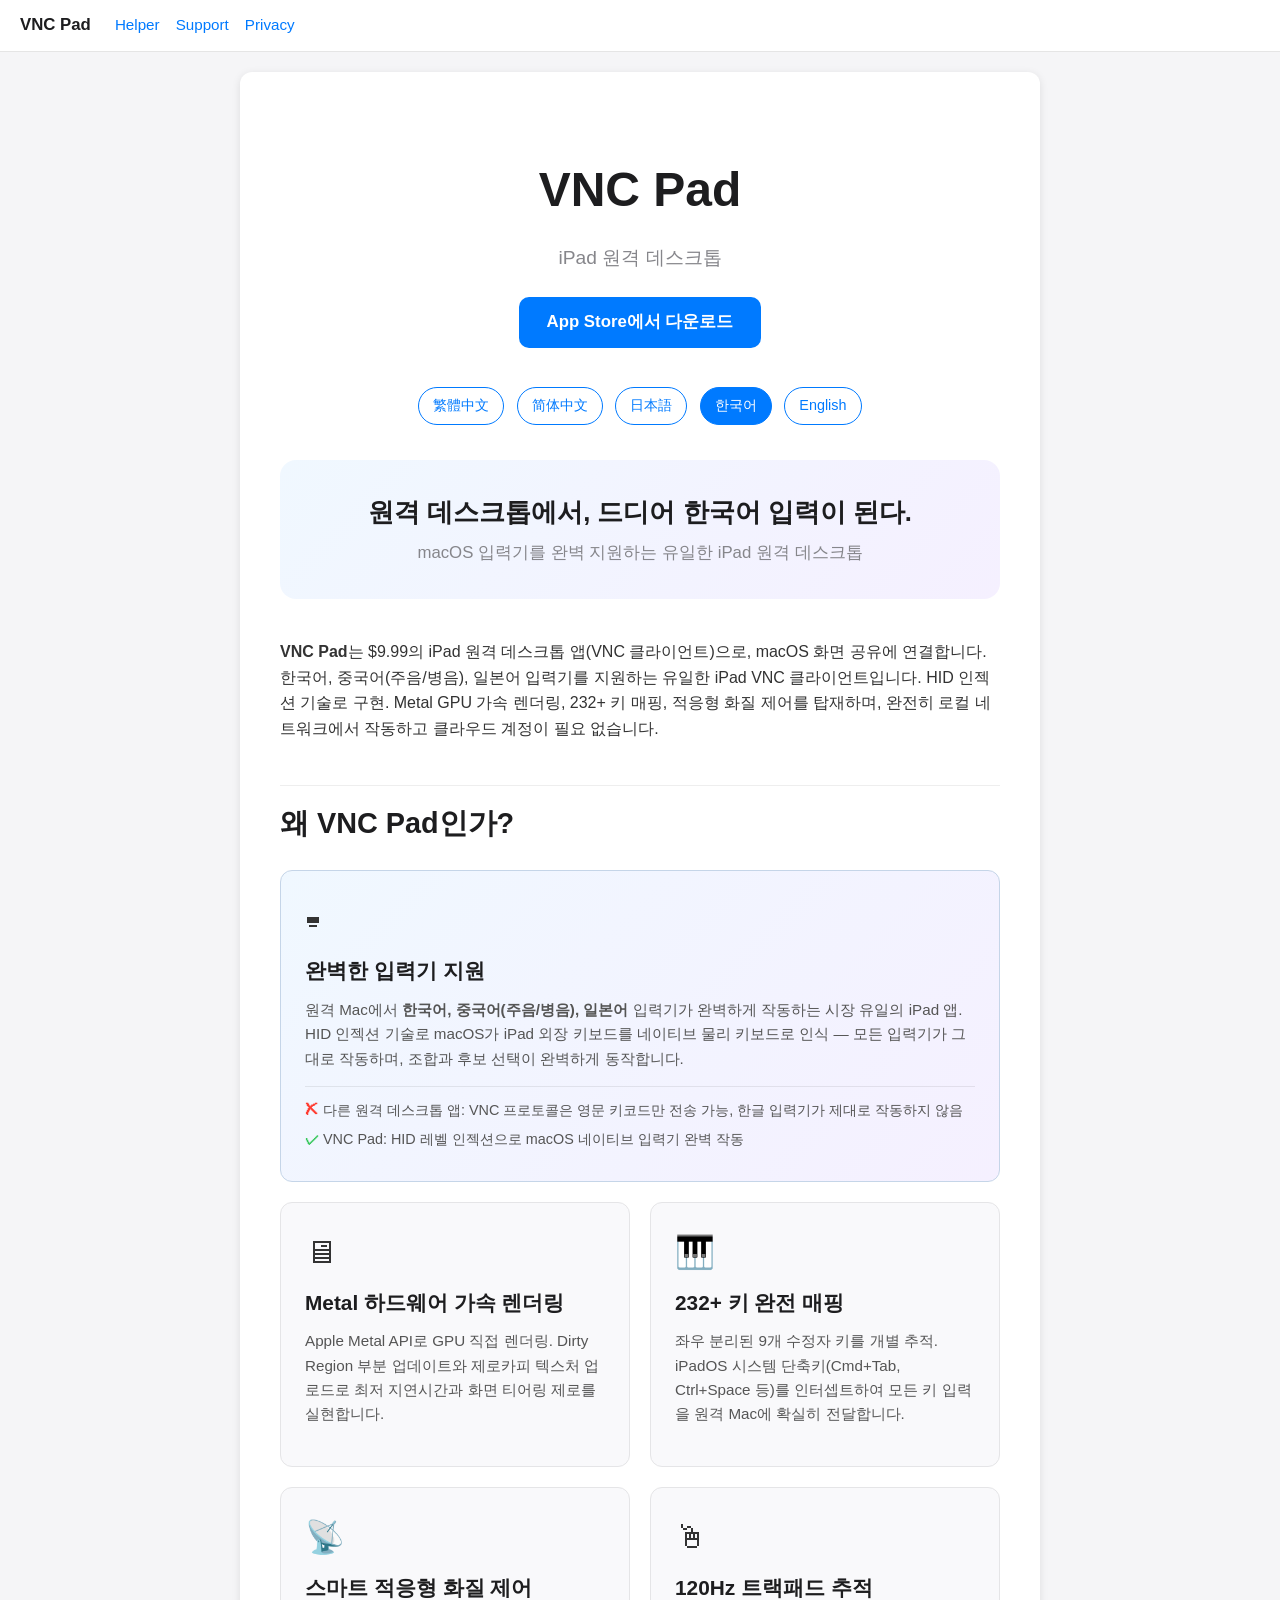
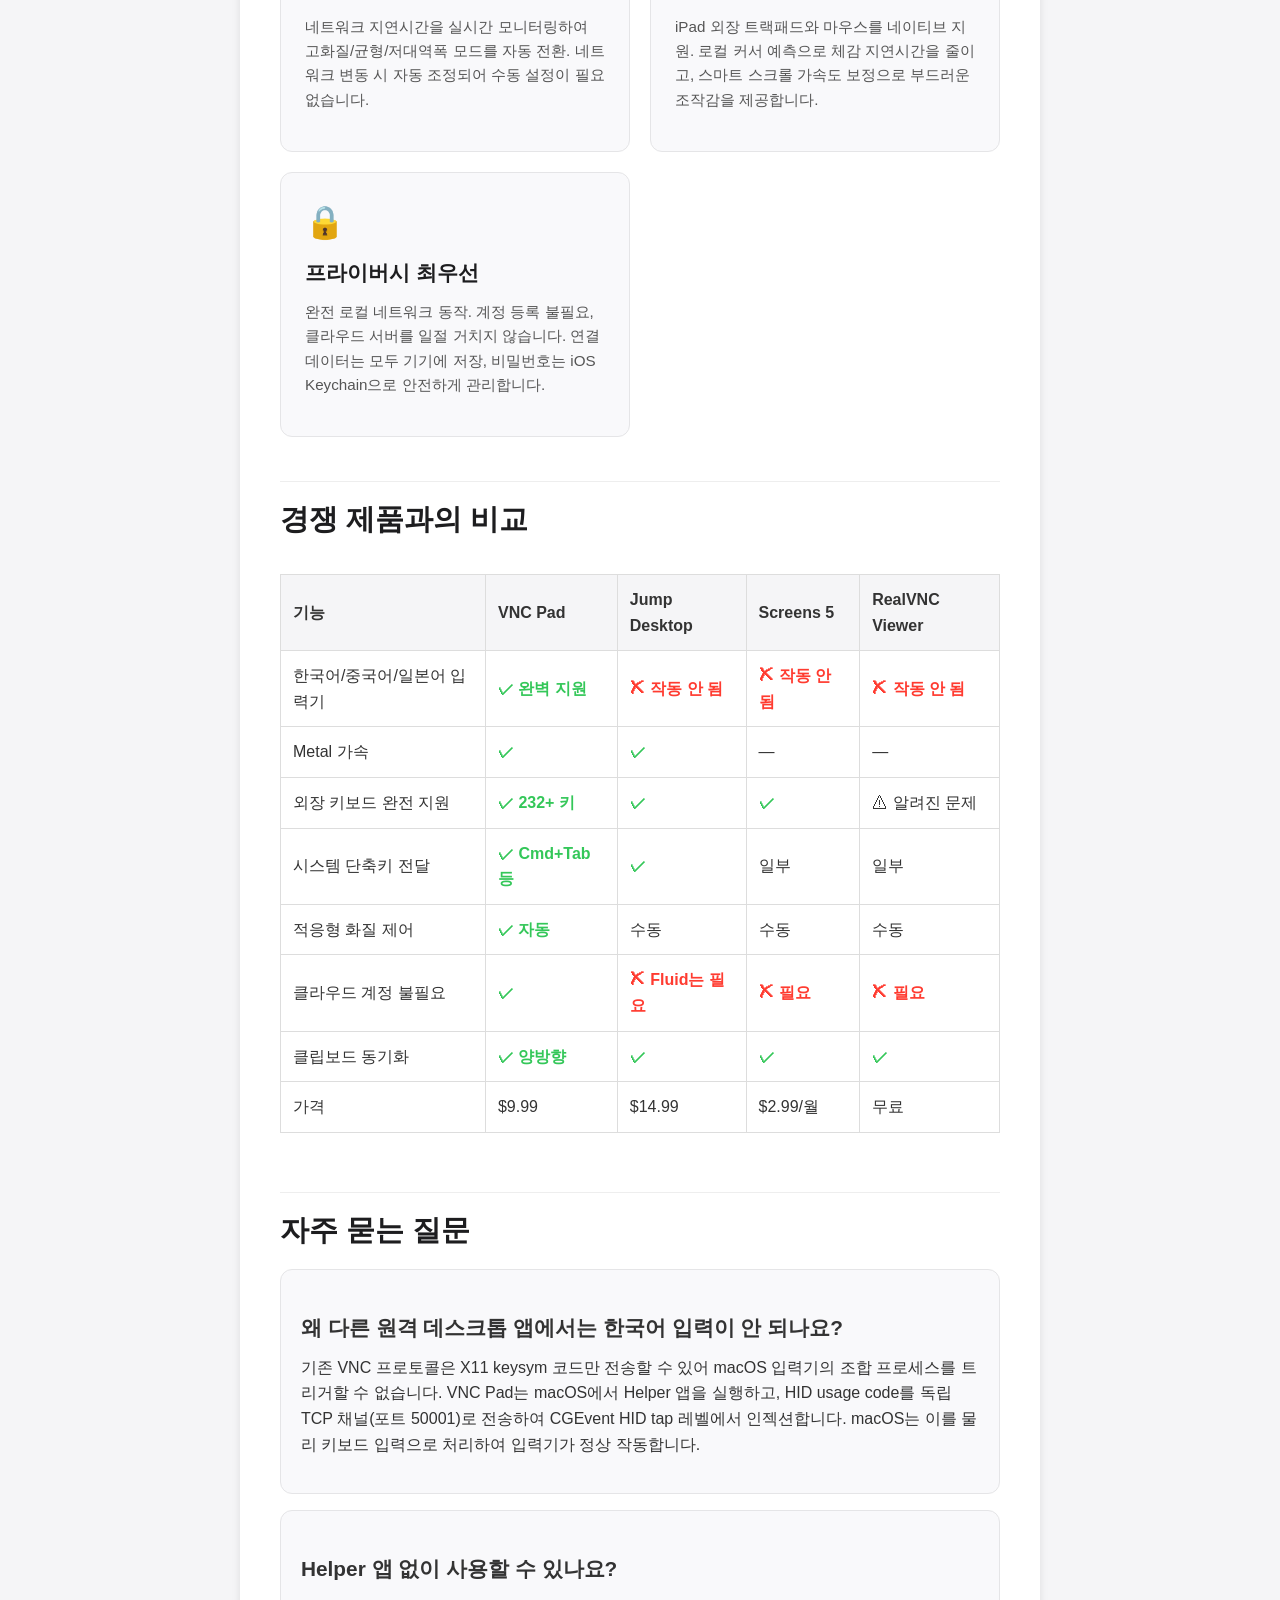
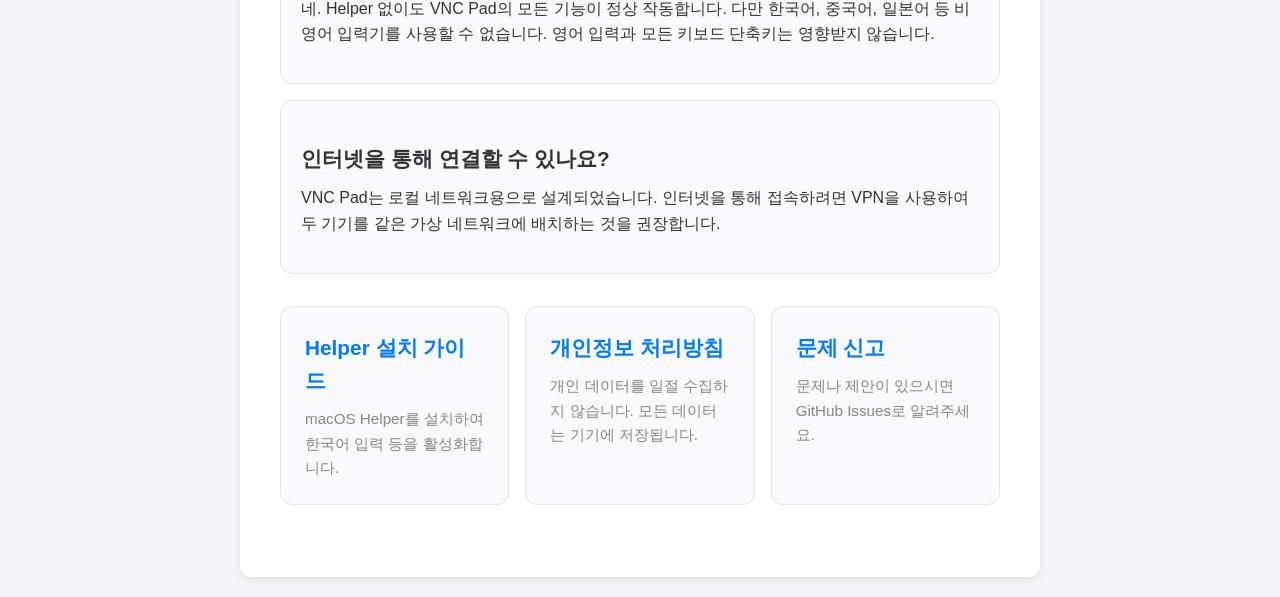
<file: ko/index.html>
<!DOCTYPE html>
<html lang="ko">
<head>
    <meta charset="UTF-8">
    <meta name="viewport" content="width=device-width, initial-scale=1.0">
    <title>VNC Pad - iPad 원격 데스크톱 | 한국어 입력기 완벽 지원</title>
    <meta name="description" content="VNC Pad - macOS 한국어 입력기를 완벽 지원하는 유일한 iPad 원격 데스크톱 앱. Metal 하드웨어 가속 렌더링, 232+ 키 매핑, 적응형 화질 제어.">
    <link rel="canonical" href="https://adriechang.github.io/VNCRemote-Site/ko/">
    <link rel="alternate" hreflang="zh-Hant" href="https://adriechang.github.io/VNCRemote-Site/zh-hant/">
    <link rel="alternate" hreflang="zh-Hans" href="https://adriechang.github.io/VNCRemote-Site/zh-hans/">
    <link rel="alternate" hreflang="ja" href="https://adriechang.github.io/VNCRemote-Site/ja/">
    <link rel="alternate" hreflang="ko" href="https://adriechang.github.io/VNCRemote-Site/ko/">
    <link rel="alternate" hreflang="en" href="https://adriechang.github.io/VNCRemote-Site/en/">
    <link rel="alternate" hreflang="x-default" href="https://adriechang.github.io/VNCRemote-Site/en/">
    <meta name="apple-itunes-app" content="app-id=6760017139">
    <meta property="og:type" content="website">
    <meta property="og:title" content="VNC Pad - iPad 원격 데스크톱 | 한국어 입력기 완벽 지원">
    <meta property="og:description" content="macOS 한국어 입력기를 완벽 지원하는 유일한 iPad 원격 데스크톱 앱. Metal 하드웨어 가속 렌더링, 232+ 키 매핑.">
    <meta property="og:url" content="https://adriechang.github.io/VNCRemote-Site/ko/">
    <meta property="og:site_name" content="VNC Pad">
    <meta property="og:locale" content="ko_KR">
    <meta property="og:locale:alternate" content="zh_TW">
    <meta property="og:locale:alternate" content="zh_CN">
    <meta property="og:locale:alternate" content="ja_JP">
    <meta property="og:locale:alternate" content="en_US">
    <meta property="og:image" content="https://adriechang.github.io/VNCRemote-Site/og-image.png">
    <meta property="og:image:width" content="1200">
    <meta property="og:image:height" content="630">
    <meta property="og:image:alt" content="VNC Pad - iPad 원격 데스크톱, Mac에서 한국어 입력기가 완벽하게 작동">
    <meta name="twitter:card" content="summary_large_image">
    <meta name="twitter:title" content="VNC Pad - iPad 원격 데스크톱 | 한국어 입력기 완벽 지원">
    <meta name="twitter:description" content="macOS 한국어 입력기를 완벽 지원하는 유일한 iPad 원격 데스크톱 앱.">
    <meta name="twitter:image" content="https://adriechang.github.io/VNCRemote-Site/og-image.png">
    <link rel="stylesheet" href="../style.css">
    <script type="application/ld+json">
    {
        "@context": "https://schema.org",
        "@type": "SoftwareApplication",
        "name": "VNC Pad",
        "description": "macOS 한국어, 중국어(주음/병음), 일본어 입력기를 완벽 지원하는 유일한 iPad 원격 데스크톱 앱. HID 인젝션 기술로 구현. Metal GPU 가속 렌더링, 232+ 키 매핑, 적응형 화질 제어 탑재.",
        "url": "https://adriechang.github.io/VNCRemote-Site/ko/",
        "applicationCategory": "UtilitiesApplication",
        "operatingSystem": "iPadOS 17.0+",
        "offers": {
            "@type": "Offer",
            "price": "9.99",
            "priceCurrency": "USD",
            "url": "https://apps.apple.com/app/id6760017139"
        },
        "featureList": [
            "완벽한 CJK 입력기 지원 (한국어, 주음, 병음, 일본어)",
            "Metal GPU 하드웨어 가속 렌더링",
            "232+ HID 키 매핑",
            "스마트 적응형 화질 제어",
            "120Hz 트랙패드 추적",
            "양방향 클립보드 동기화",
            "완전 로컬 네트워크 동작, 클라우드 계정 불필요"
        ],
        "softwareVersion": "1.1.1",
        "downloadUrl": "https://apps.apple.com/app/id6760017139",
        "author": {
            "@type": "Person",
            "name": "Adrie Chang",
            "email": "huitzuchang8@gmail.com"
        }
    }
    </script>
    <script type="application/ld+json">
    {
        "@context": "https://schema.org",
        "@type": "FAQPage",
        "mainEntity": [
            {
                "@type": "Question",
                "name": "iPad 원격 데스크톱에서 한국어 입력이 되나요?",
                "acceptedAnswer": {
                    "@type": "Answer",
                    "text": "VNC Pad(App Store에서 $9.99)와 무료 VNCRemoteHelper macOS 컴패니언 앱을 사용합니다. VNC Pad는 HID 인젝션 기술로 macOS가 iPad 키보드를 네이티브 물리 키보드로 인식하게 하여, 한국어, 중국어(주음/병음) 등의 입력기가 완벽하게 작동합니다. 다른 iPad VNC 클라이언트에서는 지원되지 않는 기능입니다."
                }
            },
            {
                "@type": "Question",
                "name": "왜 다른 원격 데스크톱 앱에서는 한국어 입력이 안 되나요?",
                "acceptedAnswer": {
                    "@type": "Answer",
                    "text": "기존 VNC 프로토콜은 X11 keysym 코드만 전송할 수 있어 macOS 입력기의 조합 프로세스를 트리거할 수 없습니다. VNC Pad는 macOS에서 Helper 앱을 실행하고, HID usage code를 독립 TCP 채널(포트 50001)로 전송하여 CGEvent HID tap 레벨에서 인젝션합니다. macOS는 이를 물리 키보드 입력으로 처리하여 입력기가 정상 작동합니다."
                }
            },
            {
                "@type": "Question",
                "name": "Helper 앱 없이 VNC Pad를 사용할 수 있나요?",
                "acceptedAnswer": {
                    "@type": "Answer",
                    "text": "네. Helper 없이도 VNC Pad의 모든 기능이 정상 작동합니다. 다만 한국어, 중국어, 일본어 등 비영어 입력기를 사용할 수 없습니다. 영어 입력과 모든 키보드 단축키는 영향받지 않습니다."
                }
            },
            {
                "@type": "Question",
                "name": "인터넷을 통해 연결할 수 있나요?",
                "acceptedAnswer": {
                    "@type": "Answer",
                    "text": "VNC Pad는 로컬 네트워크용으로 설계되었습니다. 인터넷을 통해 접속하려면 VPN을 사용하여 두 기기를 같은 가상 네트워크에 배치하는 것을 권장합니다."
                }
            }
        ]
    }
    </script>
    <script type="application/ld+json">
    {
        "@context": "https://schema.org",
        "@type": "BreadcrumbList",
        "itemListElement": [
            {
                "@type": "ListItem",
                "position": 1,
                "name": "VNC Pad",
                "item": "https://adriechang.github.io/VNCRemote-Site/"
            },
            {
                "@type": "ListItem",
                "position": 2,
                "name": "한국어",
                "item": "https://adriechang.github.io/VNCRemote-Site/ko/"
            }
        ]
    }
    </script>
</head>
<body>
    <nav>
        <a href="../" class="site-name">VNC Pad</a>
        <div class="nav-links">
            <a href="../helper.html">Helper</a>
            <a href="../support.html">Support</a>
            <a href="../privacy.html">Privacy</a>
        </div>
    </nav>

    <main class="container">
        <div class="hero">
            <h1>VNC Pad</h1>
            <p class="subtitle">iPad 원격 데스크톱</p>
            <a href="https://apps.apple.com/app/id6760017139" class="appstore-btn">App Store에서 다운로드</a>
        </div>

        <div class="lang-toggle">
            <a href="../zh-hant/">繁體中文</a>
            <a href="../zh-hans/">简体中文</a>
            <a href="../ja/">日本語</a>
            <a href="../ko/" class="active">한국어</a>
            <a href="../en/">English</a>
        </div>

        <div class="highlight-hero">
            <p class="highlight-hero-main">원격 데스크톱에서, 드디어 한국어 입력이 된다.</p>
            <p class="highlight-hero-sub">macOS 입력기를 완벽 지원하는 유일한 iPad 원격 데스크톱</p>
        </div>

        <p><strong>VNC Pad</strong>는 $9.99의 iPad 원격 데스크톱 앱(VNC 클라이언트)으로, macOS 화면 공유에 연결합니다. 한국어, 중국어(주음/병음), 일본어 입력기를 지원하는 유일한 iPad VNC 클라이언트입니다. HID 인젝션 기술로 구현. Metal GPU 가속 렌더링, 232+ 키 매핑, 적응형 화질 제어를 탑재하며, 완전히 로컬 네트워크에서 작동하고 클라우드 계정이 필요 없습니다.</p>

        <h2>왜 VNC Pad인가?</h2>

        <div class="feature-grid">
            <div class="feature-card feature-primary">
                <div class="feature-icon">⌨</div>
                <h3>완벽한 입력기 지원</h3>
                <p>원격 Mac에서 <strong>한국어, 중국어(주음/병음), 일본어</strong> 입력기가 완벽하게 작동하는 시장 유일의 iPad 앱. HID 인젝션 기술로 macOS가 iPad 외장 키보드를 네이티브 물리 키보드로 인식 — 모든 입력기가 그대로 작동하며, 조합과 후보 선택이 완벽하게 동작합니다.</p>
                <div class="feature-comparison">
                    <p><span class="cross-mark">✗</span> 다른 원격 데스크톱 앱: VNC 프로토콜은 영문 키코드만 전송 가능, 한글 입력기가 제대로 작동하지 않음</p>
                    <p><span class="check-mark">✓</span> VNC Pad: HID 레벨 인젝션으로 macOS 네이티브 입력기 완벽 작동</p>
                </div>
            </div>

            <div class="feature-card">
                <div class="feature-icon">🖥</div>
                <h3>Metal 하드웨어 가속 렌더링</h3>
                <p>Apple Metal API로 GPU 직접 렌더링. Dirty Region 부분 업데이트와 제로카피 텍스처 업로드로 최저 지연시간과 화면 티어링 제로를 실현합니다.</p>
            </div>

            <div class="feature-card">
                <div class="feature-icon">🎹</div>
                <h3>232+ 키 완전 매핑</h3>
                <p>좌우 분리된 9개 수정자 키를 개별 추적. iPadOS 시스템 단축키(Cmd+Tab, Ctrl+Space 등)를 인터셉트하여 모든 키 입력을 원격 Mac에 확실히 전달합니다.</p>
            </div>

            <div class="feature-card">
                <div class="feature-icon">📡</div>
                <h3>스마트 적응형 화질 제어</h3>
                <p>네트워크 지연시간을 실시간 모니터링하여 고화질/균형/저대역폭 모드를 자동 전환. 네트워크 변동 시 자동 조정되어 수동 설정이 필요 없습니다.</p>
            </div>

            <div class="feature-card">
                <div class="feature-icon">🖱</div>
                <h3>120Hz 트랙패드 추적</h3>
                <p>iPad 외장 트랙패드와 마우스를 네이티브 지원. 로컬 커서 예측으로 체감 지연시간을 줄이고, 스마트 스크롤 가속도 보정으로 부드러운 조작감을 제공합니다.</p>
            </div>

            <div class="feature-card">
                <div class="feature-icon">🔒</div>
                <h3>프라이버시 최우선</h3>
                <p>완전 로컬 네트워크 동작. 계정 등록 불필요, 클라우드 서버를 일절 거치지 않습니다. 연결 데이터는 모두 기기에 저장, 비밀번호는 iOS Keychain으로 안전하게 관리합니다.</p>
            </div>
        </div>

        <h2>경쟁 제품과의 비교</h2>
        <div class="table-wrapper">
            <table>
                <thead>
                    <tr>
                        <th>기능</th>
                        <th>VNC Pad</th>
                        <th>Jump Desktop</th>
                        <th>Screens 5</th>
                        <th>RealVNC Viewer</th>
                    </tr>
                </thead>
                <tbody>
                    <tr>
                        <td>한국어/중국어/일본어 입력기</td>
                        <td><span class="check-mark">✓ 완벽 지원</span></td>
                        <td><span class="cross-mark">✗ 작동 안 됨</span></td>
                        <td><span class="cross-mark">✗ 작동 안 됨</span></td>
                        <td><span class="cross-mark">✗ 작동 안 됨</span></td>
                    </tr>
                    <tr>
                        <td>Metal 가속</td>
                        <td><span class="check-mark">✓</span></td>
                        <td><span class="check-mark">✓</span></td>
                        <td>—</td>
                        <td>—</td>
                    </tr>
                    <tr>
                        <td>외장 키보드 완전 지원</td>
                        <td><span class="check-mark">✓ 232+ 키</span></td>
                        <td><span class="check-mark">✓</span></td>
                        <td><span class="check-mark">✓</span></td>
                        <td>⚠ 알려진 문제</td>
                    </tr>
                    <tr>
                        <td>시스템 단축키 전달</td>
                        <td><span class="check-mark">✓ Cmd+Tab 등</span></td>
                        <td><span class="check-mark">✓</span></td>
                        <td>일부</td>
                        <td>일부</td>
                    </tr>
                    <tr>
                        <td>적응형 화질 제어</td>
                        <td><span class="check-mark">✓ 자동</span></td>
                        <td>수동</td>
                        <td>수동</td>
                        <td>수동</td>
                    </tr>
                    <tr>
                        <td>클라우드 계정 불필요</td>
                        <td><span class="check-mark">✓</span></td>
                        <td><span class="cross-mark">✗ Fluid는 필요</span></td>
                        <td><span class="cross-mark">✗ 필요</span></td>
                        <td><span class="cross-mark">✗ 필요</span></td>
                    </tr>
                    <tr>
                        <td>클립보드 동기화</td>
                        <td><span class="check-mark">✓ 양방향</span></td>
                        <td><span class="check-mark">✓</span></td>
                        <td><span class="check-mark">✓</span></td>
                        <td><span class="check-mark">✓</span></td>
                    </tr>
                    <tr>
                        <td>가격</td>
                        <td>$9.99</td>
                        <td>$14.99</td>
                        <td>$2.99/월</td>
                        <td>무료</td>
                    </tr>
                </tbody>
            </table>
        </div>

        <h2>자주 묻는 질문</h2>

        <div class="step">
            <h3>왜 다른 원격 데스크톱 앱에서는 한국어 입력이 안 되나요?</h3>
            <p>기존 VNC 프로토콜은 X11 keysym 코드만 전송할 수 있어 macOS 입력기의 조합 프로세스를 트리거할 수 없습니다. VNC Pad는 macOS에서 Helper 앱을 실행하고, HID usage code를 독립 TCP 채널(포트 50001)로 전송하여 CGEvent HID tap 레벨에서 인젝션합니다. macOS는 이를 물리 키보드 입력으로 처리하여 입력기가 정상 작동합니다.</p>
        </div>

        <div class="step">
            <h3>Helper 앱 없이 사용할 수 있나요?</h3>
            <p>네. Helper 없이도 VNC Pad의 모든 기능이 정상 작동합니다. 다만 한국어, 중국어, 일본어 등 비영어 입력기를 사용할 수 없습니다. 영어 입력과 모든 키보드 단축키는 영향받지 않습니다.</p>
        </div>

        <div class="step">
            <h3>인터넷을 통해 연결할 수 있나요?</h3>
            <p>VNC Pad는 로컬 네트워크용으로 설계되었습니다. 인터넷을 통해 접속하려면 VPN을 사용하여 두 기기를 같은 가상 네트워크에 배치하는 것을 권장합니다.</p>
        </div>

        <div class="cards">
            <a href="../helper.html" class="card">
                <h3>Helper 설치 가이드</h3>
                <p>macOS Helper를 설치하여 한국어 입력 등을 활성화합니다.</p>
            </a>

            <a href="../privacy.html" class="card">
                <h3>개인정보 처리방침</h3>
                <p>개인 데이터를 일절 수집하지 않습니다. 모든 데이터는 기기에 저장됩니다.</p>
            </a>

            <a href="https://github.com/adriechang/VNCRemote-Site/issues" class="card">
                <h3>문제 신고</h3>
                <p>문제나 제안이 있으시면 GitHub Issues로 알려주세요.</p>
            </a>
        </div>
    </main>
</body>
</html>
</file>
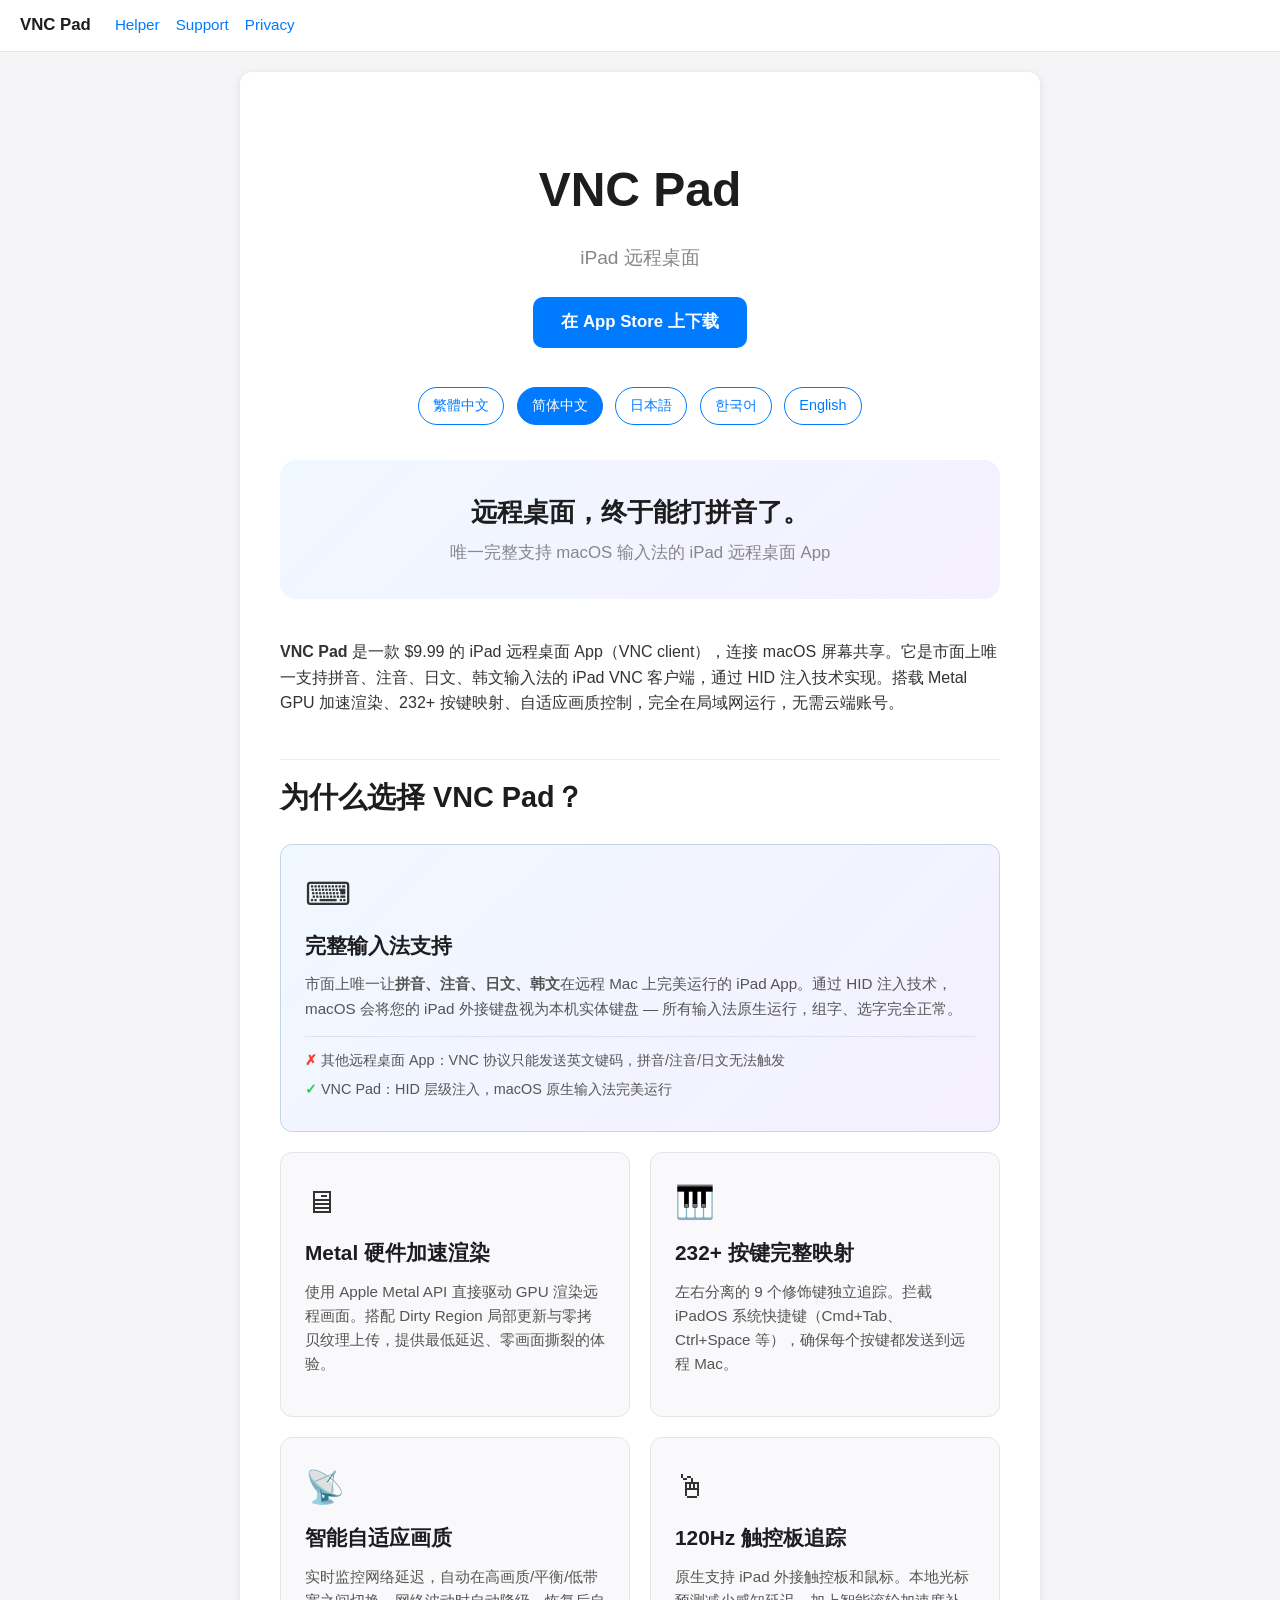
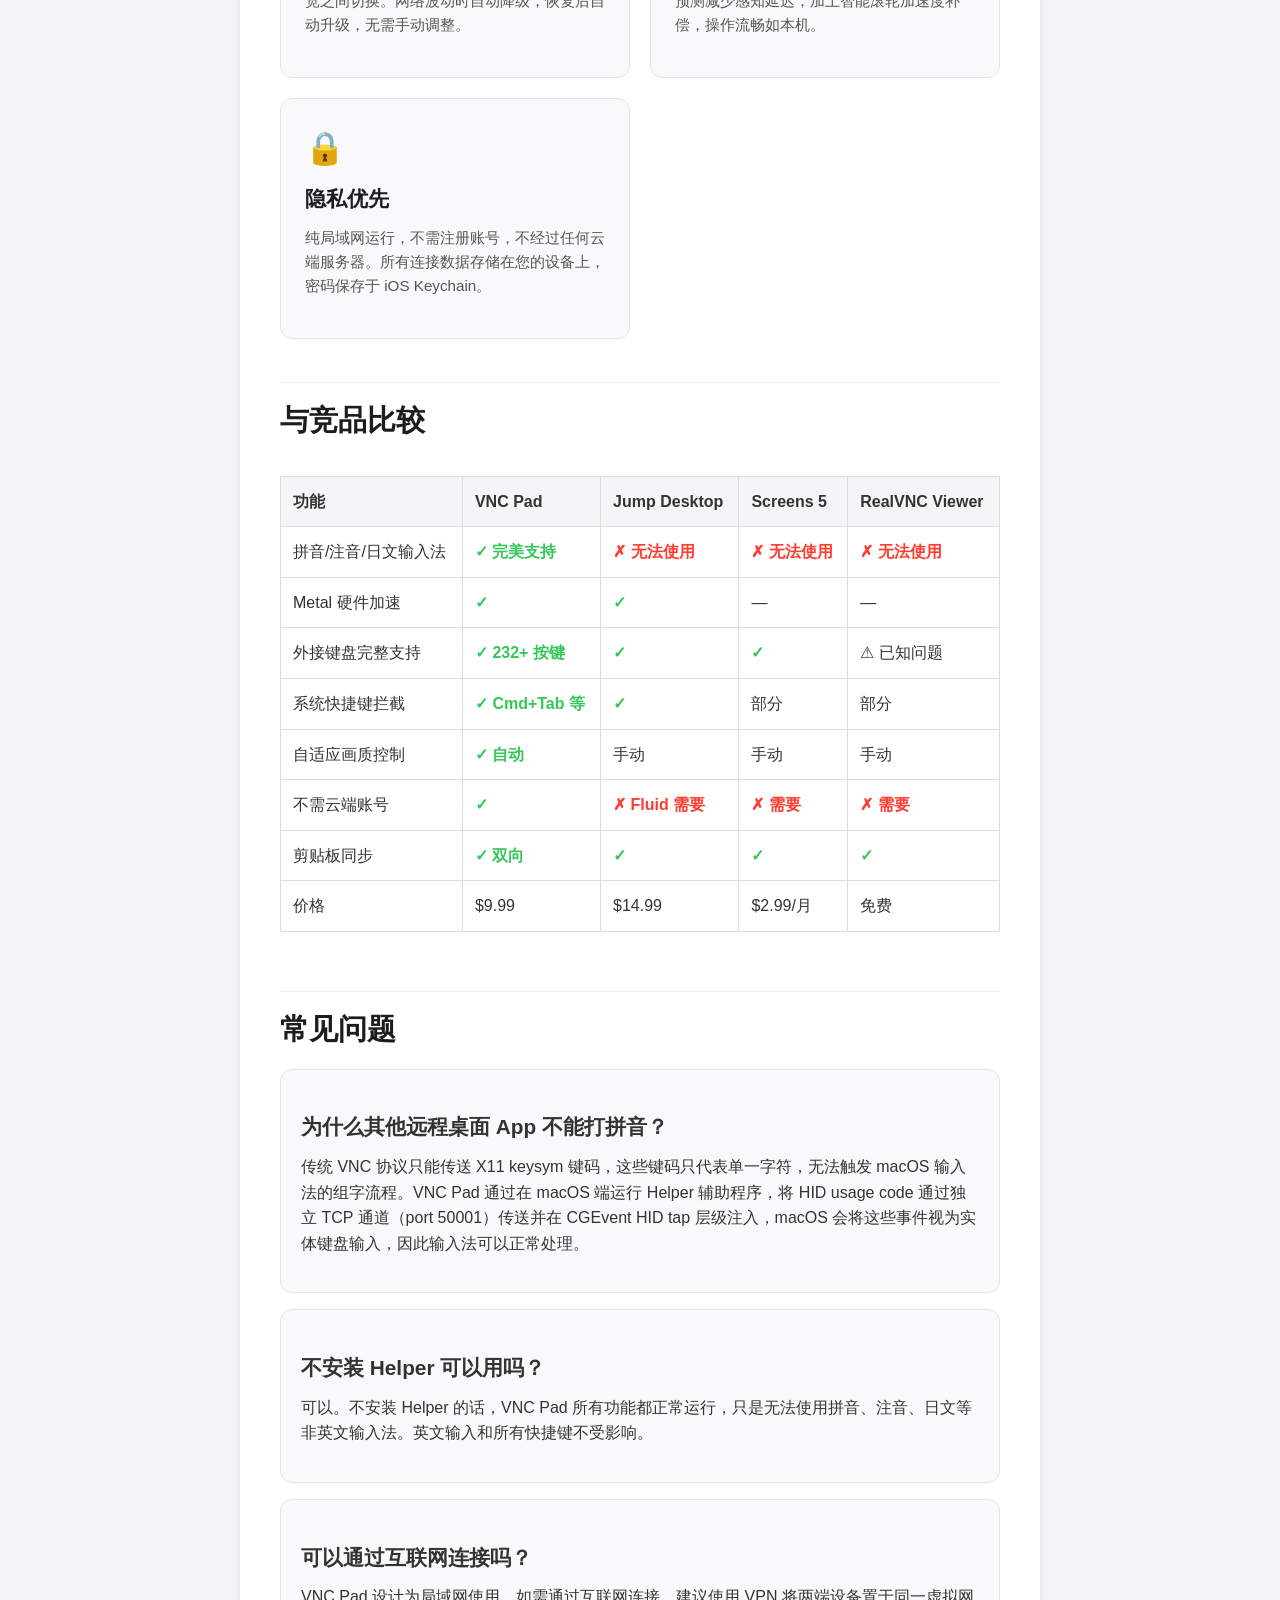
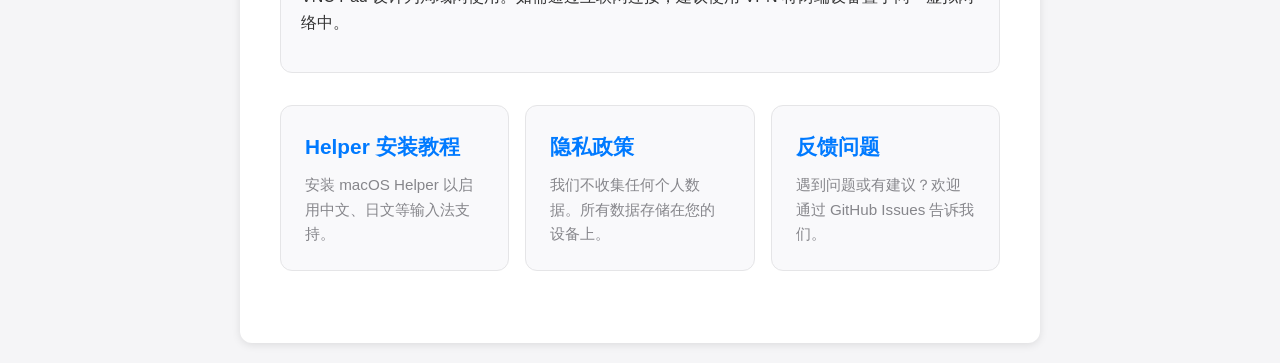
<file: zh-hans/index.html>
<!DOCTYPE html>
<html lang="zh-Hans">
<head>
    <meta charset="UTF-8">
    <meta name="viewport" content="width=device-width, initial-scale=1.0">
    <title>VNC Pad - iPad 远程桌面 | 完整拼音注音输入法支持</title>
    <meta name="description" content="VNC Pad - 唯一完整支持 macOS 拼音、注音、日文输入法的 iPad 远程桌面 App。Metal 硬件加速渲染，232+ 按键映射，自适应画质控制。">
    <link rel="canonical" href="https://adriechang.github.io/VNCRemote-Site/zh-hans/">
    <link rel="alternate" hreflang="zh-Hant" href="https://adriechang.github.io/VNCRemote-Site/zh-hant/">
    <link rel="alternate" hreflang="zh-Hans" href="https://adriechang.github.io/VNCRemote-Site/zh-hans/">
    <link rel="alternate" hreflang="ja" href="https://adriechang.github.io/VNCRemote-Site/ja/">
    <link rel="alternate" hreflang="ko" href="https://adriechang.github.io/VNCRemote-Site/ko/">
    <link rel="alternate" hreflang="en" href="https://adriechang.github.io/VNCRemote-Site/en/">
    <link rel="alternate" hreflang="x-default" href="https://adriechang.github.io/VNCRemote-Site/en/">
    <meta name="apple-itunes-app" content="app-id=6760017139">
    <meta property="og:type" content="website">
    <meta property="og:title" content="VNC Pad - iPad 远程桌面 | 完整拼音注音输入法支持">
    <meta property="og:description" content="唯一完整支持 macOS 拼音、注音、日文输入法的 iPad 远程桌面 App。Metal 硬件加速渲染，232+ 按键映射。">
    <meta property="og:url" content="https://adriechang.github.io/VNCRemote-Site/zh-hans/">
    <meta property="og:site_name" content="VNC Pad">
    <meta property="og:locale" content="zh_CN">
    <meta property="og:locale:alternate" content="zh_TW">
    <meta property="og:locale:alternate" content="ja_JP">
    <meta property="og:locale:alternate" content="ko_KR">
    <meta property="og:locale:alternate" content="en_US">
    <meta property="og:image" content="https://adriechang.github.io/VNCRemote-Site/og-image.png">
    <meta property="og:image:width" content="1200">
    <meta property="og:image:height" content="630">
    <meta property="og:image:alt" content="VNC Pad - iPad 远程桌面，在 Mac 上完美使用拼音输入法">
    <meta name="twitter:card" content="summary_large_image">
    <meta name="twitter:title" content="VNC Pad - iPad 远程桌面 | 完整拼音注音输入法支持">
    <meta name="twitter:description" content="唯一完整支持 macOS 拼音、注音、日文输入法的 iPad 远程桌面 App。">
    <meta name="twitter:image" content="https://adriechang.github.io/VNCRemote-Site/og-image.png">
    <link rel="stylesheet" href="../style.css">
    <script type="application/ld+json">
    {
        "@context": "https://schema.org",
        "@type": "SoftwareApplication",
        "name": "VNC Pad",
        "description": "唯一完整支持 macOS 拼音、注音、日文、韩文输入法的 iPad 远程桌面 App。通过 HID 注入技术实现，搭载 Metal GPU 加速渲染、232+ 按键映射、自适应画质控制。",
        "url": "https://adriechang.github.io/VNCRemote-Site/zh-hans/",
        "applicationCategory": "UtilitiesApplication",
        "operatingSystem": "iPadOS 17.0+",
        "offers": {
            "@type": "Offer",
            "price": "9.99",
            "priceCurrency": "USD",
            "url": "https://apps.apple.com/app/id6760017139"
        },
        "featureList": [
            "完整 CJK 输入法支持（拼音、注音、日文、韩文）",
            "Metal GPU 硬件加速渲染",
            "232+ HID 按键映射",
            "智能自适应画质控制",
            "120Hz 触控板追踪",
            "双向剪贴板同步",
            "纯局域网运行，无需云端账号"
        ],
        "softwareVersion": "1.1.1",
        "downloadUrl": "https://apps.apple.com/app/id6760017139",
        "author": {
            "@type": "Person",
            "name": "Adrie Chang",
            "email": "huitzuchang8@gmail.com"
        }
    }
    </script>
    <script type="application/ld+json">
    {
        "@context": "https://schema.org",
        "@type": "FAQPage",
        "mainEntity": [
            {
                "@type": "Question",
                "name": "iPad 远程桌面怎么打拼音？",
                "acceptedAnswer": {
                    "@type": "Answer",
                    "text": "使用 VNC Pad（App Store 售价 $9.99）搭配免费的 VNCRemoteHelper macOS 辅助工具。VNC Pad 通过 HID 注入技术让 macOS 将 iPad 键盘视为本机实体键盘，拼音、注音等输入法可完美运行，包括组字和选字。其他 iPad VNC 客户端均不支持此功能。"
                }
            },
            {
                "@type": "Question",
                "name": "VNC Pad 和 Jump Desktop、Screens 5 有什么区别？",
                "acceptedAnswer": {
                    "@type": "Answer",
                    "text": "VNC Pad 是唯一支持拼音、注音、日文、韩文输入法的 iPad 远程桌面 App。Jump Desktop（$14.99）和 Screens 5（$2.99/月）的 VNC 协议只能发送英文键码，无法触发 macOS 输入法。VNC Pad 另有 Metal 硬件加速、232+ 按键映射、自动画质调整等功能，且不需注册云端账号。"
                }
            },
            {
                "@type": "Question",
                "name": "不安装 Helper 可以用 VNC Pad 吗？",
                "acceptedAnswer": {
                    "@type": "Answer",
                    "text": "可以。不安装 Helper 的话，VNC Pad 所有功能都正常运行，只是无法使用拼音、注音、日文等非英文输入法。英文输入和所有快捷键不受影响。"
                }
            },
            {
                "@type": "Question",
                "name": "可以通过互联网连接吗？",
                "acceptedAnswer": {
                    "@type": "Answer",
                    "text": "VNC Pad 设计为局域网使用。如需通过互联网连接，建议使用 VPN 将两端设备置于同一虚拟网络中。"
                }
            }
        ]
    }
    </script>
    <script type="application/ld+json">
    {
        "@context": "https://schema.org",
        "@type": "BreadcrumbList",
        "itemListElement": [
            {
                "@type": "ListItem",
                "position": 1,
                "name": "VNC Pad",
                "item": "https://adriechang.github.io/VNCRemote-Site/"
            },
            {
                "@type": "ListItem",
                "position": 2,
                "name": "简体中文",
                "item": "https://adriechang.github.io/VNCRemote-Site/zh-hans/"
            }
        ]
    }
    </script>
</head>
<body>
    <nav>
        <a href="../" class="site-name">VNC Pad</a>
        <div class="nav-links">
            <a href="../helper.html">Helper</a>
            <a href="../support.html">Support</a>
            <a href="../privacy.html">Privacy</a>
        </div>
    </nav>

    <main class="container">
        <div class="hero">
            <h1>VNC Pad</h1>
            <p class="subtitle">iPad 远程桌面</p>
            <a href="https://apps.apple.com/app/id6760017139" class="appstore-btn">在 App Store 上下载</a>
        </div>

        <div class="lang-toggle">
            <a href="../zh-hant/">繁體中文</a>
            <a href="../zh-hans/" class="active">简体中文</a>
            <a href="../ja/">日本語</a>
            <a href="../ko/">한국어</a>
            <a href="../en/">English</a>
        </div>

        <div class="highlight-hero">
            <p class="highlight-hero-main">远程桌面，终于能打拼音了。</p>
            <p class="highlight-hero-sub">唯一完整支持 macOS 输入法的 iPad 远程桌面 App</p>
        </div>

        <p><strong>VNC Pad</strong> 是一款 $9.99 的 iPad 远程桌面 App（VNC client），连接 macOS 屏幕共享。它是市面上唯一支持拼音、注音、日文、韩文输入法的 iPad VNC 客户端，通过 HID 注入技术实现。搭载 Metal GPU 加速渲染、232+ 按键映射、自适应画质控制，完全在局域网运行，无需云端账号。</p>

        <h2>为什么选择 VNC Pad？</h2>

        <div class="feature-grid">
            <div class="feature-card feature-primary">
                <div class="feature-icon">⌨</div>
                <h3>完整输入法支持</h3>
                <p>市面上唯一让<strong>拼音、注音、日文、韩文</strong>在远程 Mac 上完美运行的 iPad App。通过 HID 注入技术，macOS 会将您的 iPad 外接键盘视为本机实体键盘 — 所有输入法原生运行，组字、选字完全正常。</p>
                <div class="feature-comparison">
                    <p><span class="cross-mark">✗</span> 其他远程桌面 App：VNC 协议只能发送英文键码，拼音/注音/日文无法触发</p>
                    <p><span class="check-mark">✓</span> VNC Pad：HID 层级注入，macOS 原生输入法完美运行</p>
                </div>
            </div>

            <div class="feature-card">
                <div class="feature-icon">🖥</div>
                <h3>Metal 硬件加速渲染</h3>
                <p>使用 Apple Metal API 直接驱动 GPU 渲染远程画面。搭配 Dirty Region 局部更新与零拷贝纹理上传，提供最低延迟、零画面撕裂的体验。</p>
            </div>

            <div class="feature-card">
                <div class="feature-icon">🎹</div>
                <h3>232+ 按键完整映射</h3>
                <p>左右分离的 9 个修饰键独立追踪。拦截 iPadOS 系统快捷键（Cmd+Tab、Ctrl+Space 等），确保每个按键都发送到远程 Mac。</p>
            </div>

            <div class="feature-card">
                <div class="feature-icon">📡</div>
                <h3>智能自适应画质</h3>
                <p>实时监控网络延迟，自动在高画质/平衡/低带宽之间切换。网络波动时自动降级，恢复后自动升级，无需手动调整。</p>
            </div>

            <div class="feature-card">
                <div class="feature-icon">🖱</div>
                <h3>120Hz 触控板追踪</h3>
                <p>原生支持 iPad 外接触控板和鼠标。本地光标预测减少感知延迟，加上智能滚轮加速度补偿，操作流畅如本机。</p>
            </div>

            <div class="feature-card">
                <div class="feature-icon">🔒</div>
                <h3>隐私优先</h3>
                <p>纯局域网运行，不需注册账号，不经过任何云端服务器。所有连接数据存储在您的设备上，密码保存于 iOS Keychain。</p>
            </div>
        </div>

        <h2>与竞品比较</h2>
        <div class="table-wrapper">
            <table>
                <thead>
                    <tr>
                        <th>功能</th>
                        <th>VNC Pad</th>
                        <th>Jump Desktop</th>
                        <th>Screens 5</th>
                        <th>RealVNC Viewer</th>
                    </tr>
                </thead>
                <tbody>
                    <tr>
                        <td>拼音/注音/日文输入法</td>
                        <td><span class="check-mark">✓ 完美支持</span></td>
                        <td><span class="cross-mark">✗ 无法使用</span></td>
                        <td><span class="cross-mark">✗ 无法使用</span></td>
                        <td><span class="cross-mark">✗ 无法使用</span></td>
                    </tr>
                    <tr>
                        <td>Metal 硬件加速</td>
                        <td><span class="check-mark">✓</span></td>
                        <td><span class="check-mark">✓</span></td>
                        <td>—</td>
                        <td>—</td>
                    </tr>
                    <tr>
                        <td>外接键盘完整支持</td>
                        <td><span class="check-mark">✓ 232+ 按键</span></td>
                        <td><span class="check-mark">✓</span></td>
                        <td><span class="check-mark">✓</span></td>
                        <td>⚠ 已知问题</td>
                    </tr>
                    <tr>
                        <td>系统快捷键拦截</td>
                        <td><span class="check-mark">✓ Cmd+Tab 等</span></td>
                        <td><span class="check-mark">✓</span></td>
                        <td>部分</td>
                        <td>部分</td>
                    </tr>
                    <tr>
                        <td>自适应画质控制</td>
                        <td><span class="check-mark">✓ 自动</span></td>
                        <td>手动</td>
                        <td>手动</td>
                        <td>手动</td>
                    </tr>
                    <tr>
                        <td>不需云端账号</td>
                        <td><span class="check-mark">✓</span></td>
                        <td><span class="cross-mark">✗ Fluid 需要</span></td>
                        <td><span class="cross-mark">✗ 需要</span></td>
                        <td><span class="cross-mark">✗ 需要</span></td>
                    </tr>
                    <tr>
                        <td>剪贴板同步</td>
                        <td><span class="check-mark">✓ 双向</span></td>
                        <td><span class="check-mark">✓</span></td>
                        <td><span class="check-mark">✓</span></td>
                        <td><span class="check-mark">✓</span></td>
                    </tr>
                    <tr>
                        <td>价格</td>
                        <td>$9.99</td>
                        <td>$14.99</td>
                        <td>$2.99/月</td>
                        <td>免费</td>
                    </tr>
                </tbody>
            </table>
        </div>

        <h2>常见问题</h2>

        <div class="step">
            <h3>为什么其他远程桌面 App 不能打拼音？</h3>
            <p>传统 VNC 协议只能传送 X11 keysym 键码，这些键码只代表单一字符，无法触发 macOS 输入法的组字流程。VNC Pad 通过在 macOS 端运行 Helper 辅助程序，将 HID usage code 通过独立 TCP 通道（port 50001）传送并在 CGEvent HID tap 层级注入，macOS 会将这些事件视为实体键盘输入，因此输入法可以正常处理。</p>
        </div>

        <div class="step">
            <h3>不安装 Helper 可以用吗？</h3>
            <p>可以。不安装 Helper 的话，VNC Pad 所有功能都正常运行，只是无法使用拼音、注音、日文等非英文输入法。英文输入和所有快捷键不受影响。</p>
        </div>

        <div class="step">
            <h3>可以通过互联网连接吗？</h3>
            <p>VNC Pad 设计为局域网使用。如需通过互联网连接，建议使用 VPN 将两端设备置于同一虚拟网络中。</p>
        </div>

        <div class="cards">
            <a href="../helper.html" class="card">
                <h3>Helper 安装教程</h3>
                <p>安装 macOS Helper 以启用中文、日文等输入法支持。</p>
            </a>

            <a href="../privacy.html" class="card">
                <h3>隐私政策</h3>
                <p>我们不收集任何个人数据。所有数据存储在您的设备上。</p>
            </a>

            <a href="https://github.com/adriechang/VNCRemote-Site/issues" class="card">
                <h3>反馈问题</h3>
                <p>遇到问题或有建议？欢迎通过 GitHub Issues 告诉我们。</p>
            </a>
        </div>
    </main>
</body>
</html>
</file>
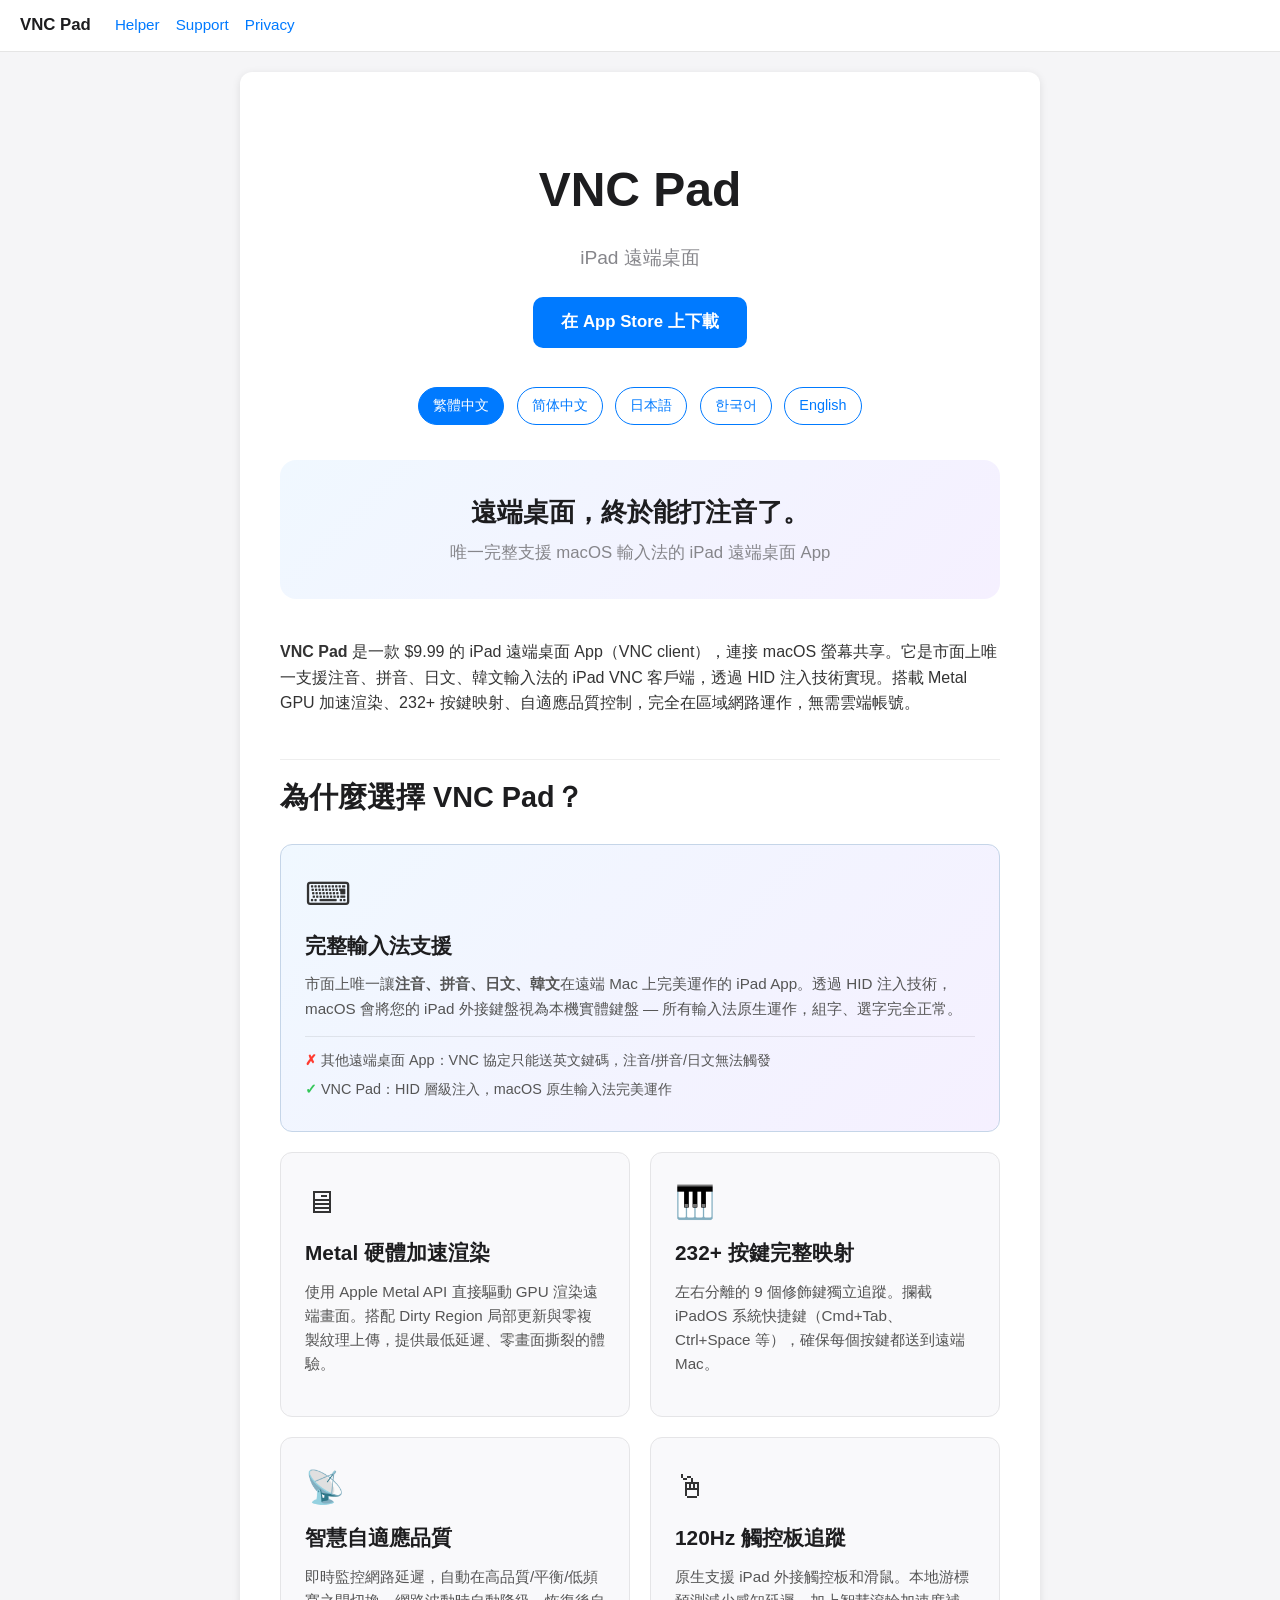
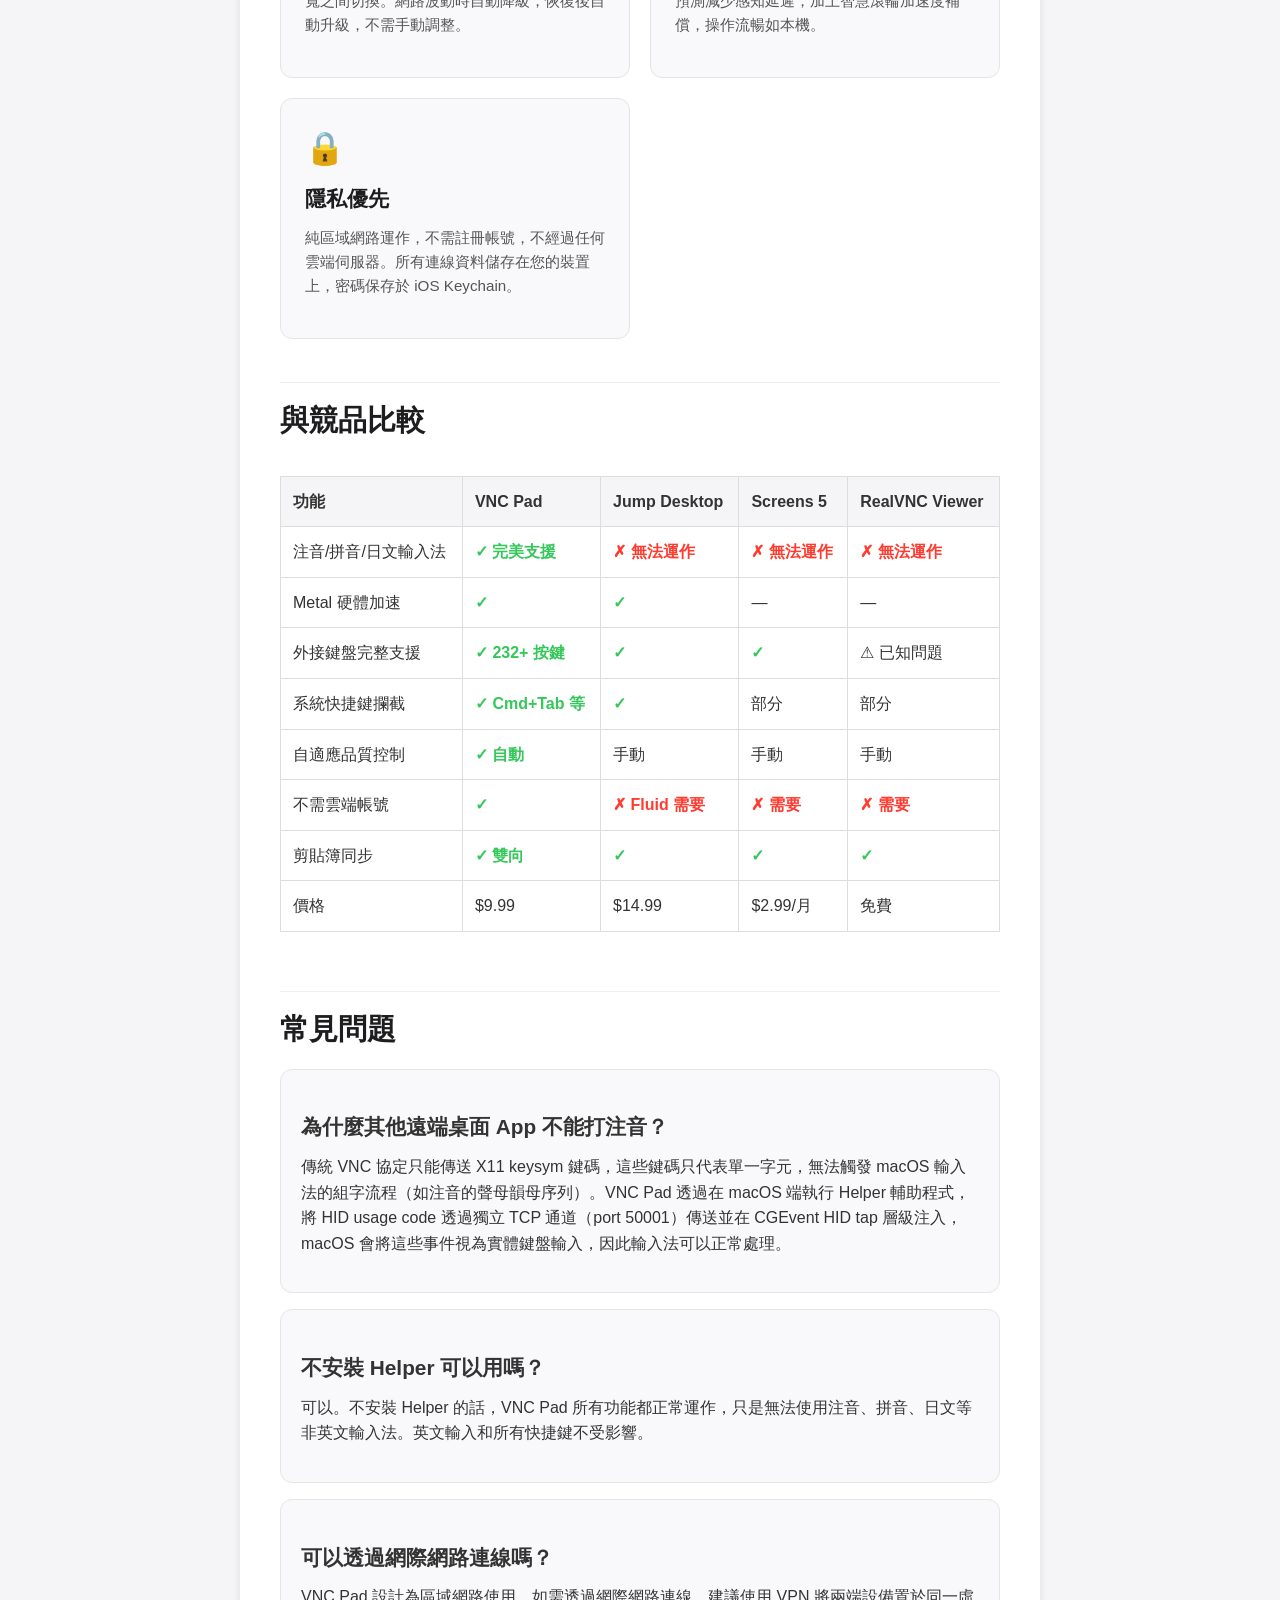
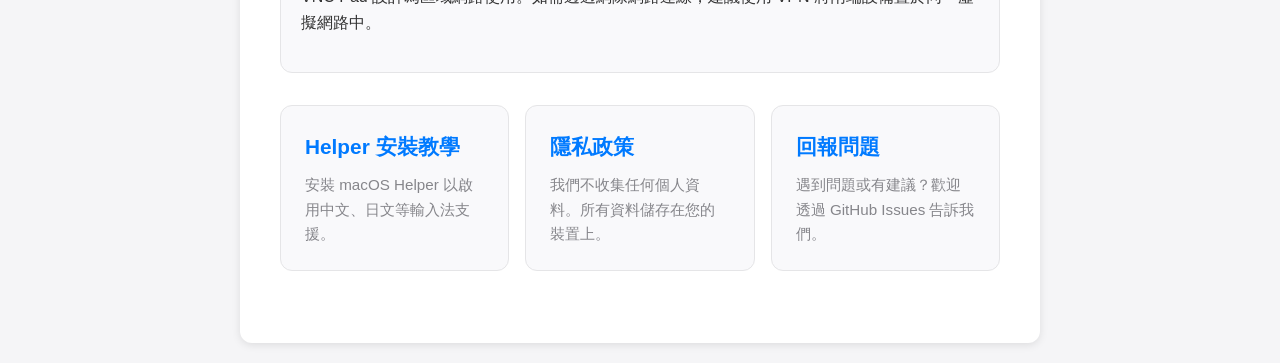
<file: zh-hant/index.html>
<!DOCTYPE html>
<html lang="zh-Hant">
<head>
    <meta charset="UTF-8">
    <meta name="viewport" content="width=device-width, initial-scale=1.0">
    <title>VNC Pad - iPad 遠端桌面 | 完整注音拼音輸入法支援</title>
    <meta name="description" content="VNC Pad - 唯一完整支援 macOS 注音、拼音、日文輸入法的 iPad 遠端桌面 App。Metal 硬體加速渲染，232+ 按鍵映射，自適應品質控制。">
    <link rel="canonical" href="https://adriechang.github.io/VNCRemote-Site/zh-hant/">
    <link rel="alternate" hreflang="zh-Hant" href="https://adriechang.github.io/VNCRemote-Site/zh-hant/">
    <link rel="alternate" hreflang="zh-Hans" href="https://adriechang.github.io/VNCRemote-Site/zh-hans/">
    <link rel="alternate" hreflang="ja" href="https://adriechang.github.io/VNCRemote-Site/ja/">
    <link rel="alternate" hreflang="ko" href="https://adriechang.github.io/VNCRemote-Site/ko/">
    <link rel="alternate" hreflang="en" href="https://adriechang.github.io/VNCRemote-Site/en/">
    <link rel="alternate" hreflang="x-default" href="https://adriechang.github.io/VNCRemote-Site/en/">
    <meta name="apple-itunes-app" content="app-id=6760017139">
    <meta property="og:type" content="website">
    <meta property="og:title" content="VNC Pad - iPad 遠端桌面 | 完整注音拼音輸入法支援">
    <meta property="og:description" content="唯一完整支援 macOS 注音、拼音、日文輸入法的 iPad 遠端桌面 App。Metal 硬體加速渲染，232+ 按鍵映射。">
    <meta property="og:url" content="https://adriechang.github.io/VNCRemote-Site/zh-hant/">
    <meta property="og:site_name" content="VNC Pad">
    <meta property="og:locale" content="zh_TW">
    <meta property="og:locale:alternate" content="zh_CN">
    <meta property="og:locale:alternate" content="ja_JP">
    <meta property="og:locale:alternate" content="ko_KR">
    <meta property="og:locale:alternate" content="en_US">
    <meta property="og:image" content="https://adriechang.github.io/VNCRemote-Site/og-image.png">
    <meta property="og:image:width" content="1200">
    <meta property="og:image:height" content="630">
    <meta property="og:image:alt" content="VNC Pad - iPad 遠端桌面，在 Mac 上完美使用注音輸入法">
    <meta name="twitter:card" content="summary_large_image">
    <meta name="twitter:title" content="VNC Pad - iPad 遠端桌面 | 完整注音拼音輸入法支援">
    <meta name="twitter:description" content="唯一完整支援 macOS 注音、拼音、日文輸入法的 iPad 遠端桌面 App。">
    <meta name="twitter:image" content="https://adriechang.github.io/VNCRemote-Site/og-image.png">
    <link rel="stylesheet" href="../style.css">
    <script type="application/ld+json">
    {
        "@context": "https://schema.org",
        "@type": "SoftwareApplication",
        "name": "VNC Pad",
        "description": "唯一完整支援 macOS 注音、拼音、日文、韓文輸入法的 iPad 遠端桌面 App。透過 HID 注入技術實現，搭載 Metal GPU 加速渲染、232+ 按鍵映射、自適應品質控制。",
        "url": "https://adriechang.github.io/VNCRemote-Site/zh-hant/",
        "applicationCategory": "UtilitiesApplication",
        "operatingSystem": "iPadOS 17.0+",
        "offers": {
            "@type": "Offer",
            "price": "9.99",
            "priceCurrency": "USD",
            "url": "https://apps.apple.com/app/id6760017139"
        },
        "featureList": [
            "完整 CJK 輸入法支援（注音、拼音、日文、韓文）",
            "Metal GPU 硬體加速渲染",
            "232+ HID 按鍵映射",
            "智慧自適應品質控制",
            "120Hz 觸控板追蹤",
            "雙向剪貼簿同步",
            "純區域網路運作，無需雲端帳號"
        ],
        "softwareVersion": "1.1.1",
        "downloadUrl": "https://apps.apple.com/app/id6760017139",
        "author": {
            "@type": "Person",
            "name": "Adrie Chang",
            "email": "huitzuchang8@gmail.com"
        }
    }
    </script>
    <script type="application/ld+json">
    {
        "@context": "https://schema.org",
        "@type": "FAQPage",
        "mainEntity": [
            {
                "@type": "Question",
                "name": "iPad 遠端桌面怎麼打注音？",
                "acceptedAnswer": {
                    "@type": "Answer",
                    "text": "使用 VNC Pad（App Store 售價 $9.99）搭配免費的 VNCRemoteHelper macOS 輔助工具。VNC Pad 透過 HID 注入技術讓 macOS 將 iPad 鍵盤視為本機實體鍵盤，注音、拼音等輸入法可完美運作，包括組字和選字。其他 iPad VNC 客戶端均不支援此功能。"
                }
            },
            {
                "@type": "Question",
                "name": "VNC Pad 和 Jump Desktop、Screens 5 有什麼差別？",
                "acceptedAnswer": {
                    "@type": "Answer",
                    "text": "VNC Pad 是唯一支援注音、拼音、日文、韓文輸入法的 iPad 遠端桌面 App。Jump Desktop（$14.99）和 Screens 5（$2.99/月）的 VNC 協定只能送英文鍵碼，無法觸發 macOS 輸入法。VNC Pad 另有 Metal 硬體加速、232+ 按鍵映射、自動品質調整等功能，且不需註冊雲端帳號。"
                }
            },
            {
                "@type": "Question",
                "name": "不安裝 Helper 可以用 VNC Pad 嗎？",
                "acceptedAnswer": {
                    "@type": "Answer",
                    "text": "可以。不安裝 Helper 的話，VNC Pad 所有功能都正常運作，只是無法使用注音、拼音、日文等非英文輸入法。英文輸入和所有快捷鍵不受影響。"
                }
            },
            {
                "@type": "Question",
                "name": "為什麼其他遠端桌面 App 不能打注音？",
                "acceptedAnswer": {
                    "@type": "Answer",
                    "text": "傳統 VNC 協定只能傳送 X11 keysym 鍵碼，這些鍵碼只代表單一字元，無法觸發 macOS 輸入法的組字流程（如注音的聲母韻母序列、拼音的羅馬拼字）。VNC Pad 透過在 macOS 端執行 Helper 輔助程式，將 HID usage code 透過獨立 TCP 通道（port 50001）傳送並在 CGEvent HID tap 層級注入，macOS 會將這些事件視為實體鍵盤輸入，因此輸入法可以正常處理。"
                }
            }
        ]
    }
    </script>
    <script type="application/ld+json">
    {
        "@context": "https://schema.org",
        "@type": "BreadcrumbList",
        "itemListElement": [
            {
                "@type": "ListItem",
                "position": 1,
                "name": "VNC Pad",
                "item": "https://adriechang.github.io/VNCRemote-Site/"
            },
            {
                "@type": "ListItem",
                "position": 2,
                "name": "繁體中文",
                "item": "https://adriechang.github.io/VNCRemote-Site/zh-hant/"
            }
        ]
    }
    </script>
</head>
<body>
    <nav>
        <a href="../" class="site-name">VNC Pad</a>
        <div class="nav-links">
            <a href="../helper.html">Helper</a>
            <a href="../support.html">Support</a>
            <a href="../privacy.html">Privacy</a>
        </div>
    </nav>

    <main class="container">
        <div class="hero">
            <h1>VNC Pad</h1>
            <p class="subtitle">iPad 遠端桌面</p>
            <a href="https://apps.apple.com/app/id6760017139" class="appstore-btn">在 App Store 上下載</a>
        </div>

        <div class="lang-toggle">
            <a href="../zh-hant/" class="active">繁體中文</a>
            <a href="../zh-hans/">简体中文</a>
            <a href="../ja/">日本語</a>
            <a href="../ko/">한국어</a>
            <a href="../en/">English</a>
        </div>

        <div class="highlight-hero">
            <p class="highlight-hero-main">遠端桌面，終於能打注音了。</p>
            <p class="highlight-hero-sub">唯一完整支援 macOS 輸入法的 iPad 遠端桌面 App</p>
        </div>

        <p><strong>VNC Pad</strong> 是一款 $9.99 的 iPad 遠端桌面 App（VNC client），連接 macOS 螢幕共享。它是市面上唯一支援注音、拼音、日文、韓文輸入法的 iPad VNC 客戶端，透過 HID 注入技術實現。搭載 Metal GPU 加速渲染、232+ 按鍵映射、自適應品質控制，完全在區域網路運作，無需雲端帳號。</p>

        <h2>為什麼選擇 VNC Pad？</h2>

        <div class="feature-grid">
            <div class="feature-card feature-primary">
                <div class="feature-icon">⌨</div>
                <h3>完整輸入法支援</h3>
                <p>市面上唯一讓<strong>注音、拼音、日文、韓文</strong>在遠端 Mac 上完美運作的 iPad App。透過 HID 注入技術，macOS 會將您的 iPad 外接鍵盤視為本機實體鍵盤 — 所有輸入法原生運作，組字、選字完全正常。</p>
                <div class="feature-comparison">
                    <p><span class="cross-mark">✗</span> 其他遠端桌面 App：VNC 協定只能送英文鍵碼，注音/拼音/日文無法觸發</p>
                    <p><span class="check-mark">✓</span> VNC Pad：HID 層級注入，macOS 原生輸入法完美運作</p>
                </div>
            </div>

            <div class="feature-card">
                <div class="feature-icon">🖥</div>
                <h3>Metal 硬體加速渲染</h3>
                <p>使用 Apple Metal API 直接驅動 GPU 渲染遠端畫面。搭配 Dirty Region 局部更新與零複製紋理上傳，提供最低延遲、零畫面撕裂的體驗。</p>
            </div>

            <div class="feature-card">
                <div class="feature-icon">🎹</div>
                <h3>232+ 按鍵完整映射</h3>
                <p>左右分離的 9 個修飾鍵獨立追蹤。攔截 iPadOS 系統快捷鍵（Cmd+Tab、Ctrl+Space 等），確保每個按鍵都送到遠端 Mac。</p>
            </div>

            <div class="feature-card">
                <div class="feature-icon">📡</div>
                <h3>智慧自適應品質</h3>
                <p>即時監控網路延遲，自動在高品質/平衡/低頻寬之間切換。網路波動時自動降級，恢復後自動升級，不需手動調整。</p>
            </div>

            <div class="feature-card">
                <div class="feature-icon">🖱</div>
                <h3>120Hz 觸控板追蹤</h3>
                <p>原生支援 iPad 外接觸控板和滑鼠。本地游標預測減少感知延遲，加上智慧滾輪加速度補償，操作流暢如本機。</p>
            </div>

            <div class="feature-card">
                <div class="feature-icon">🔒</div>
                <h3>隱私優先</h3>
                <p>純區域網路運作，不需註冊帳號，不經過任何雲端伺服器。所有連線資料儲存在您的裝置上，密碼保存於 iOS Keychain。</p>
            </div>
        </div>

        <h2>與競品比較</h2>
        <div class="table-wrapper">
            <table>
                <thead>
                    <tr>
                        <th>功能</th>
                        <th>VNC Pad</th>
                        <th>Jump Desktop</th>
                        <th>Screens 5</th>
                        <th>RealVNC Viewer</th>
                    </tr>
                </thead>
                <tbody>
                    <tr>
                        <td>注音/拼音/日文輸入法</td>
                        <td><span class="check-mark">✓ 完美支援</span></td>
                        <td><span class="cross-mark">✗ 無法運作</span></td>
                        <td><span class="cross-mark">✗ 無法運作</span></td>
                        <td><span class="cross-mark">✗ 無法運作</span></td>
                    </tr>
                    <tr>
                        <td>Metal 硬體加速</td>
                        <td><span class="check-mark">✓</span></td>
                        <td><span class="check-mark">✓</span></td>
                        <td>—</td>
                        <td>—</td>
                    </tr>
                    <tr>
                        <td>外接鍵盤完整支援</td>
                        <td><span class="check-mark">✓ 232+ 按鍵</span></td>
                        <td><span class="check-mark">✓</span></td>
                        <td><span class="check-mark">✓</span></td>
                        <td>⚠ 已知問題</td>
                    </tr>
                    <tr>
                        <td>系統快捷鍵攔截</td>
                        <td><span class="check-mark">✓ Cmd+Tab 等</span></td>
                        <td><span class="check-mark">✓</span></td>
                        <td>部分</td>
                        <td>部分</td>
                    </tr>
                    <tr>
                        <td>自適應品質控制</td>
                        <td><span class="check-mark">✓ 自動</span></td>
                        <td>手動</td>
                        <td>手動</td>
                        <td>手動</td>
                    </tr>
                    <tr>
                        <td>不需雲端帳號</td>
                        <td><span class="check-mark">✓</span></td>
                        <td><span class="cross-mark">✗ Fluid 需要</span></td>
                        <td><span class="cross-mark">✗ 需要</span></td>
                        <td><span class="cross-mark">✗ 需要</span></td>
                    </tr>
                    <tr>
                        <td>剪貼簿同步</td>
                        <td><span class="check-mark">✓ 雙向</span></td>
                        <td><span class="check-mark">✓</span></td>
                        <td><span class="check-mark">✓</span></td>
                        <td><span class="check-mark">✓</span></td>
                    </tr>
                    <tr>
                        <td>價格</td>
                        <td>$9.99</td>
                        <td>$14.99</td>
                        <td>$2.99/月</td>
                        <td>免費</td>
                    </tr>
                </tbody>
            </table>
        </div>

        <h2>常見問題</h2>

        <div class="step">
            <h3>為什麼其他遠端桌面 App 不能打注音？</h3>
            <p>傳統 VNC 協定只能傳送 X11 keysym 鍵碼，這些鍵碼只代表單一字元，無法觸發 macOS 輸入法的組字流程（如注音的聲母韻母序列）。VNC Pad 透過在 macOS 端執行 Helper 輔助程式，將 HID usage code 透過獨立 TCP 通道（port 50001）傳送並在 CGEvent HID tap 層級注入，macOS 會將這些事件視為實體鍵盤輸入，因此輸入法可以正常處理。</p>
        </div>

        <div class="step">
            <h3>不安裝 Helper 可以用嗎？</h3>
            <p>可以。不安裝 Helper 的話，VNC Pad 所有功能都正常運作，只是無法使用注音、拼音、日文等非英文輸入法。英文輸入和所有快捷鍵不受影響。</p>
        </div>

        <div class="step">
            <h3>可以透過網際網路連線嗎？</h3>
            <p>VNC Pad 設計為區域網路使用。如需透過網際網路連線，建議使用 VPN 將兩端設備置於同一虛擬網路中。</p>
        </div>

        <div class="cards">
            <a href="../helper.html" class="card">
                <h3>Helper 安裝教學</h3>
                <p>安裝 macOS Helper 以啟用中文、日文等輸入法支援。</p>
            </a>

            <a href="../privacy.html" class="card">
                <h3>隱私政策</h3>
                <p>我們不收集任何個人資料。所有資料儲存在您的裝置上。</p>
            </a>

            <a href="https://github.com/adriechang/VNCRemote-Site/issues" class="card">
                <h3>回報問題</h3>
                <p>遇到問題或有建議？歡迎透過 GitHub Issues 告訴我們。</p>
            </a>
        </div>
    </main>
</body>
</html>
</file>
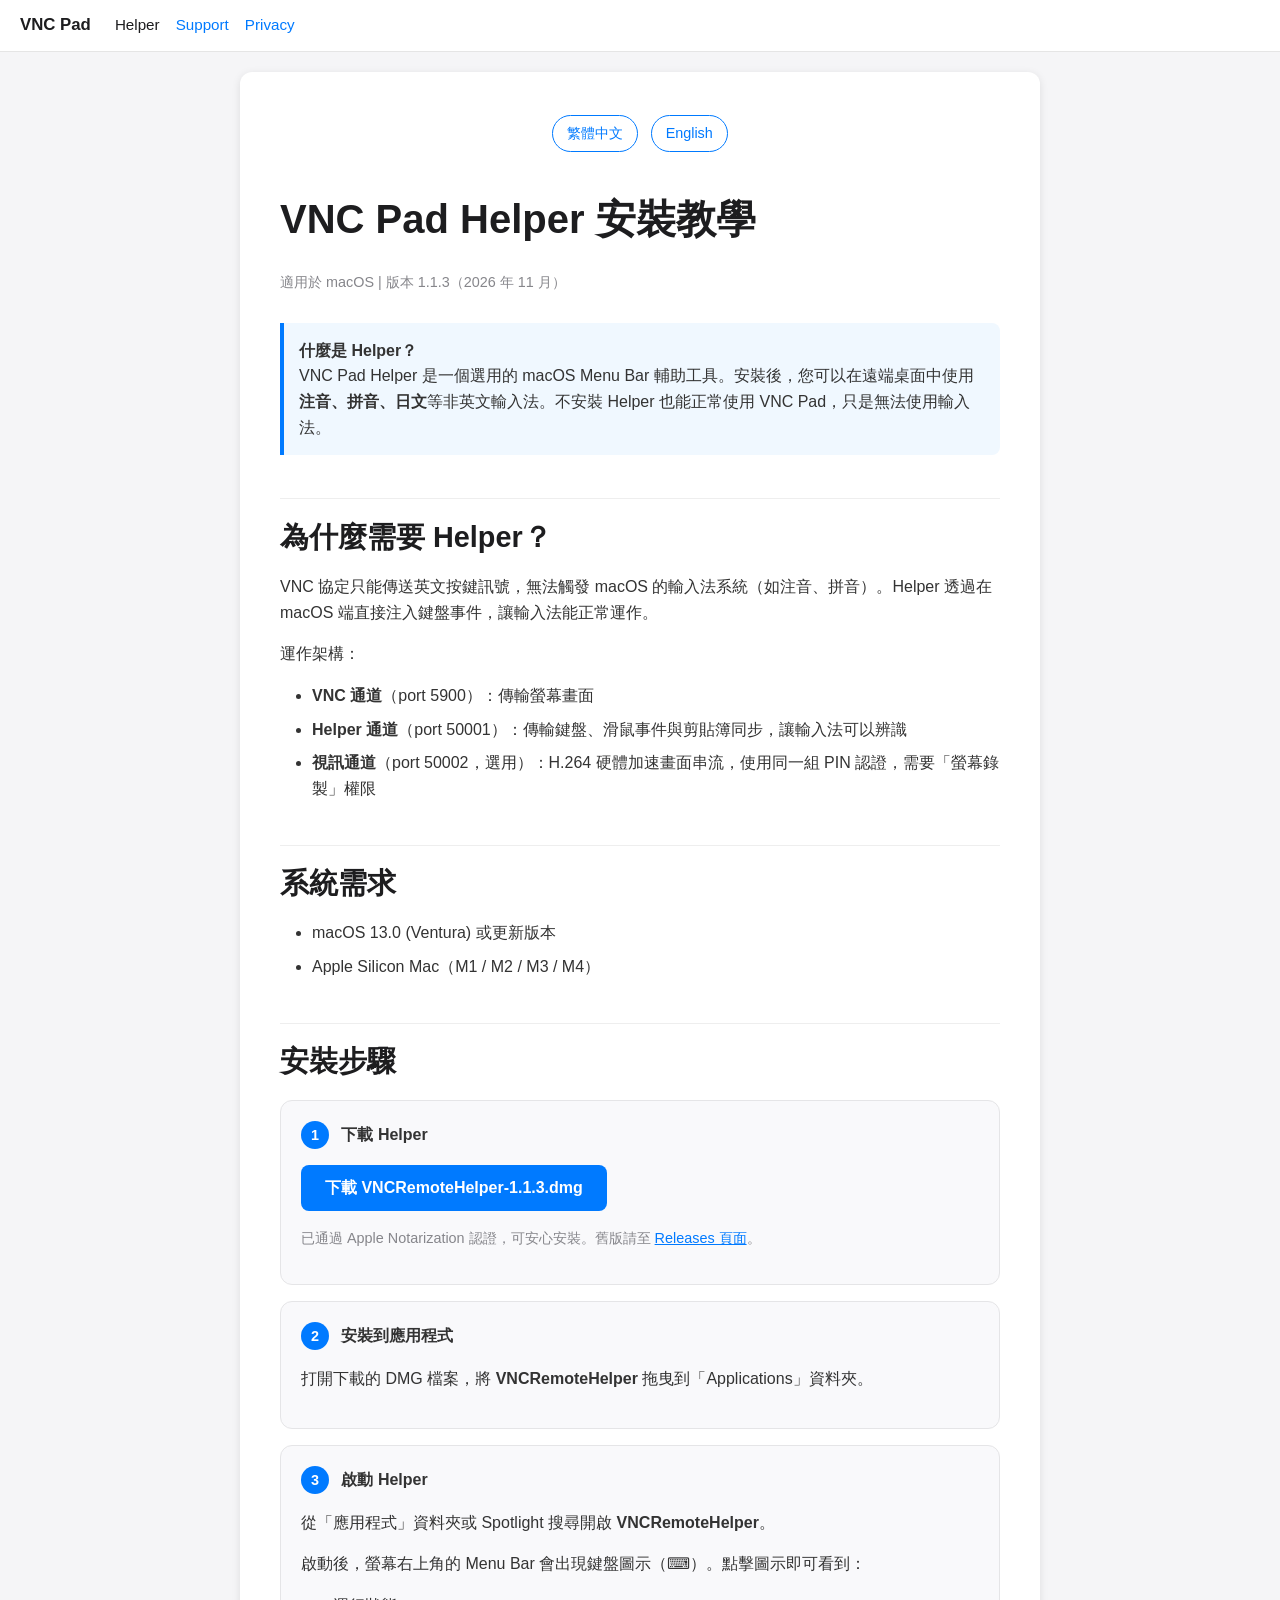
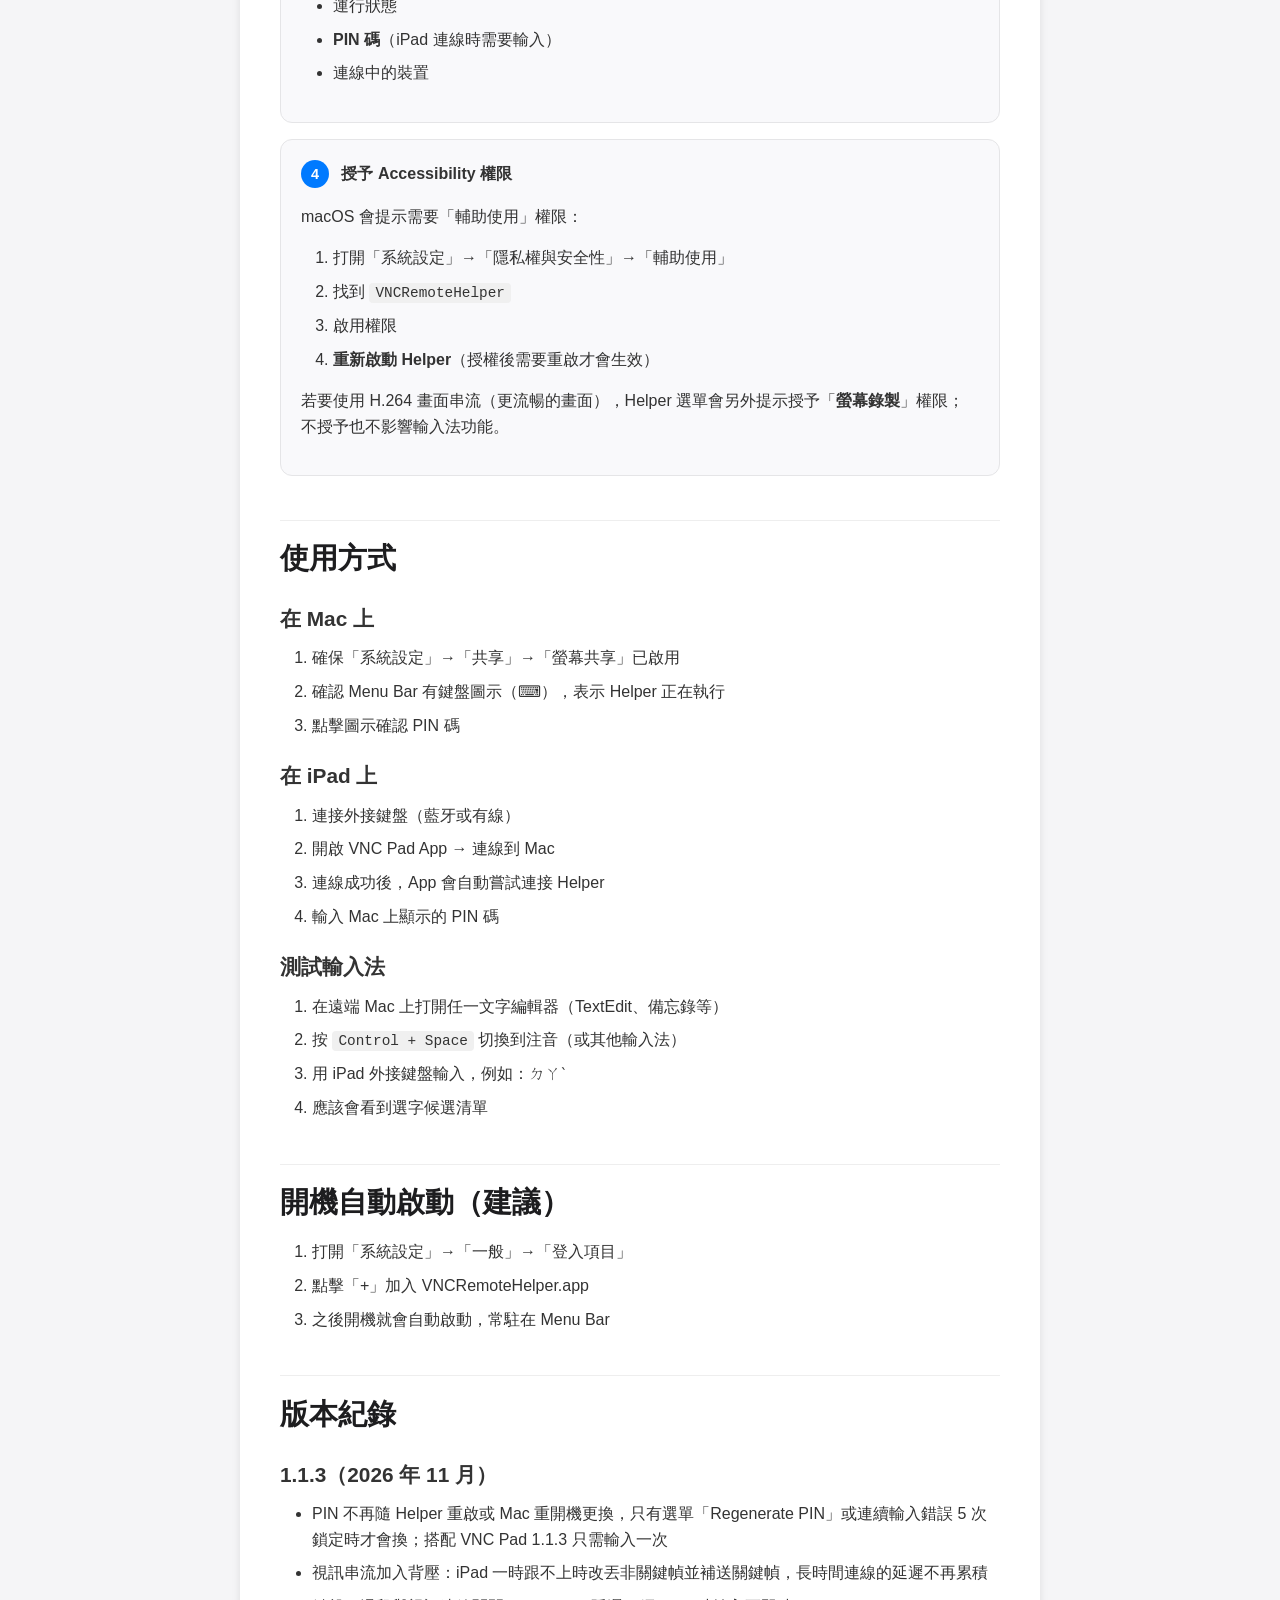
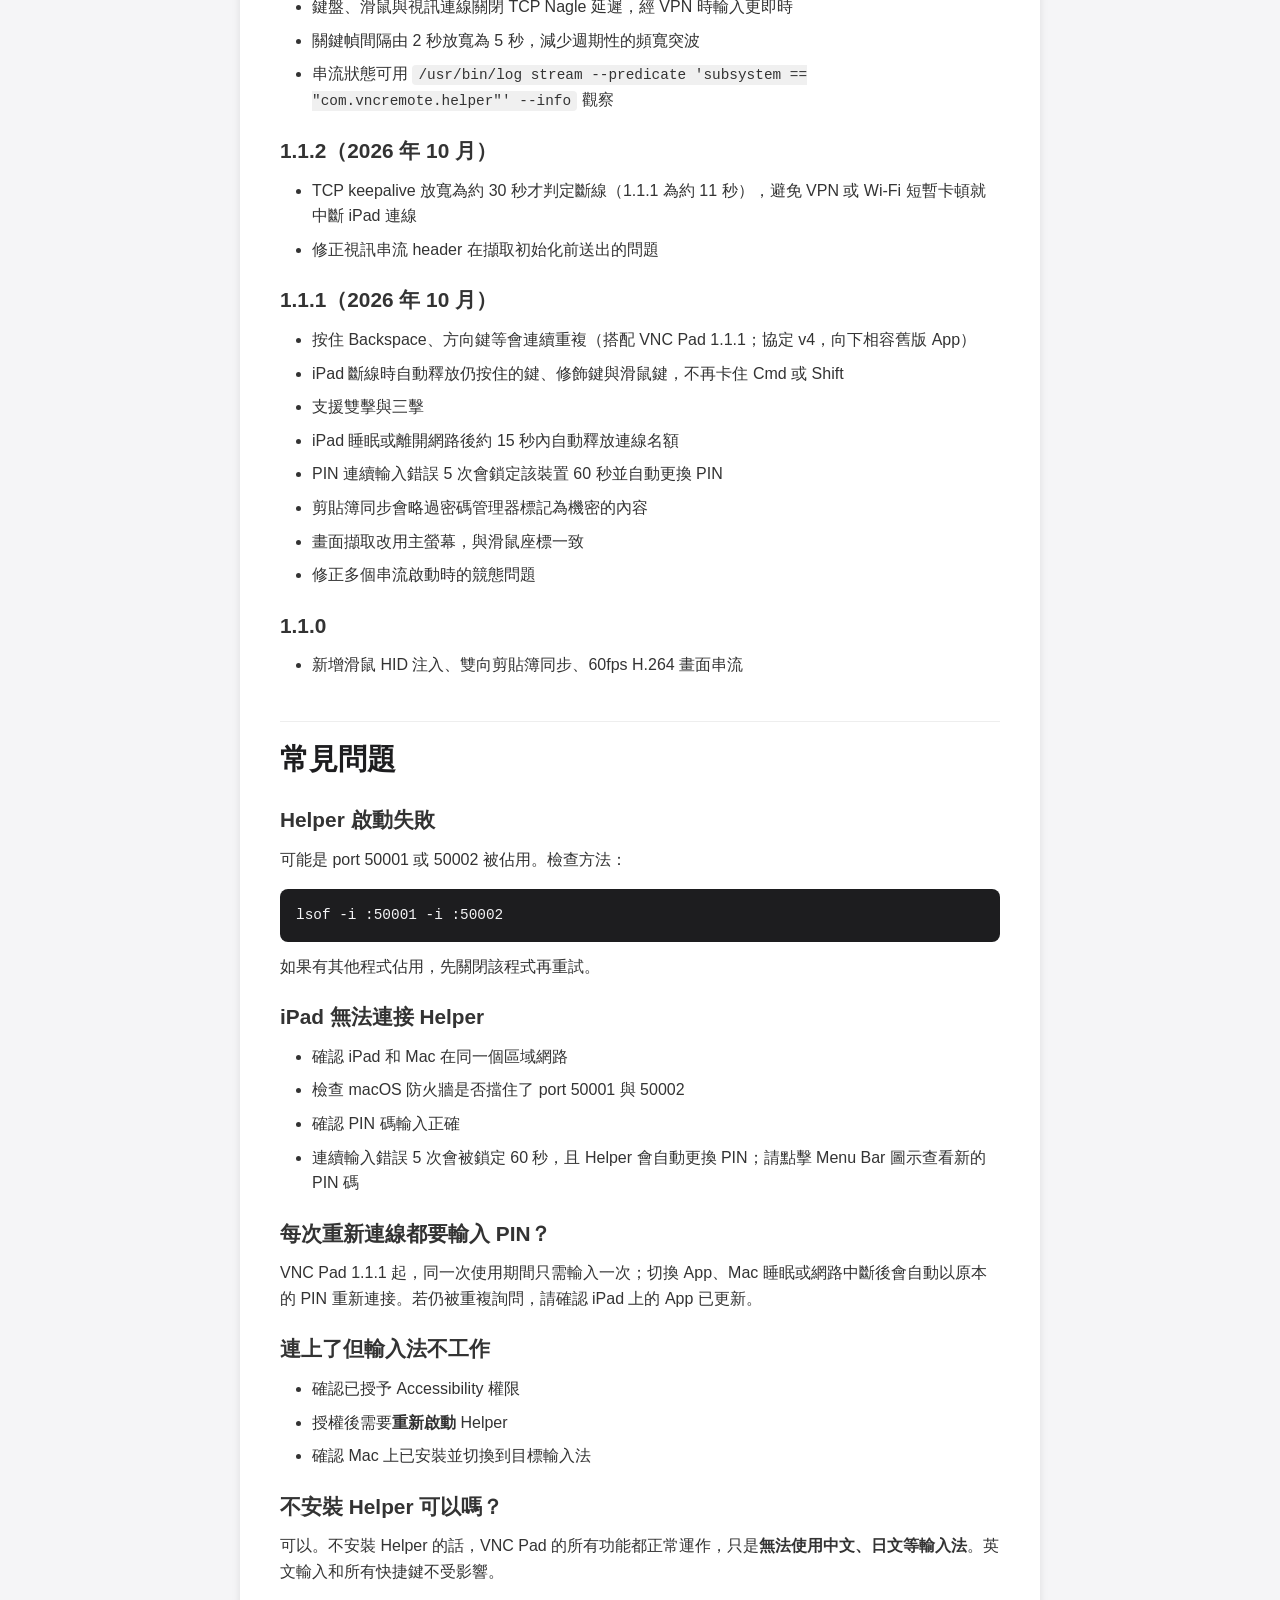
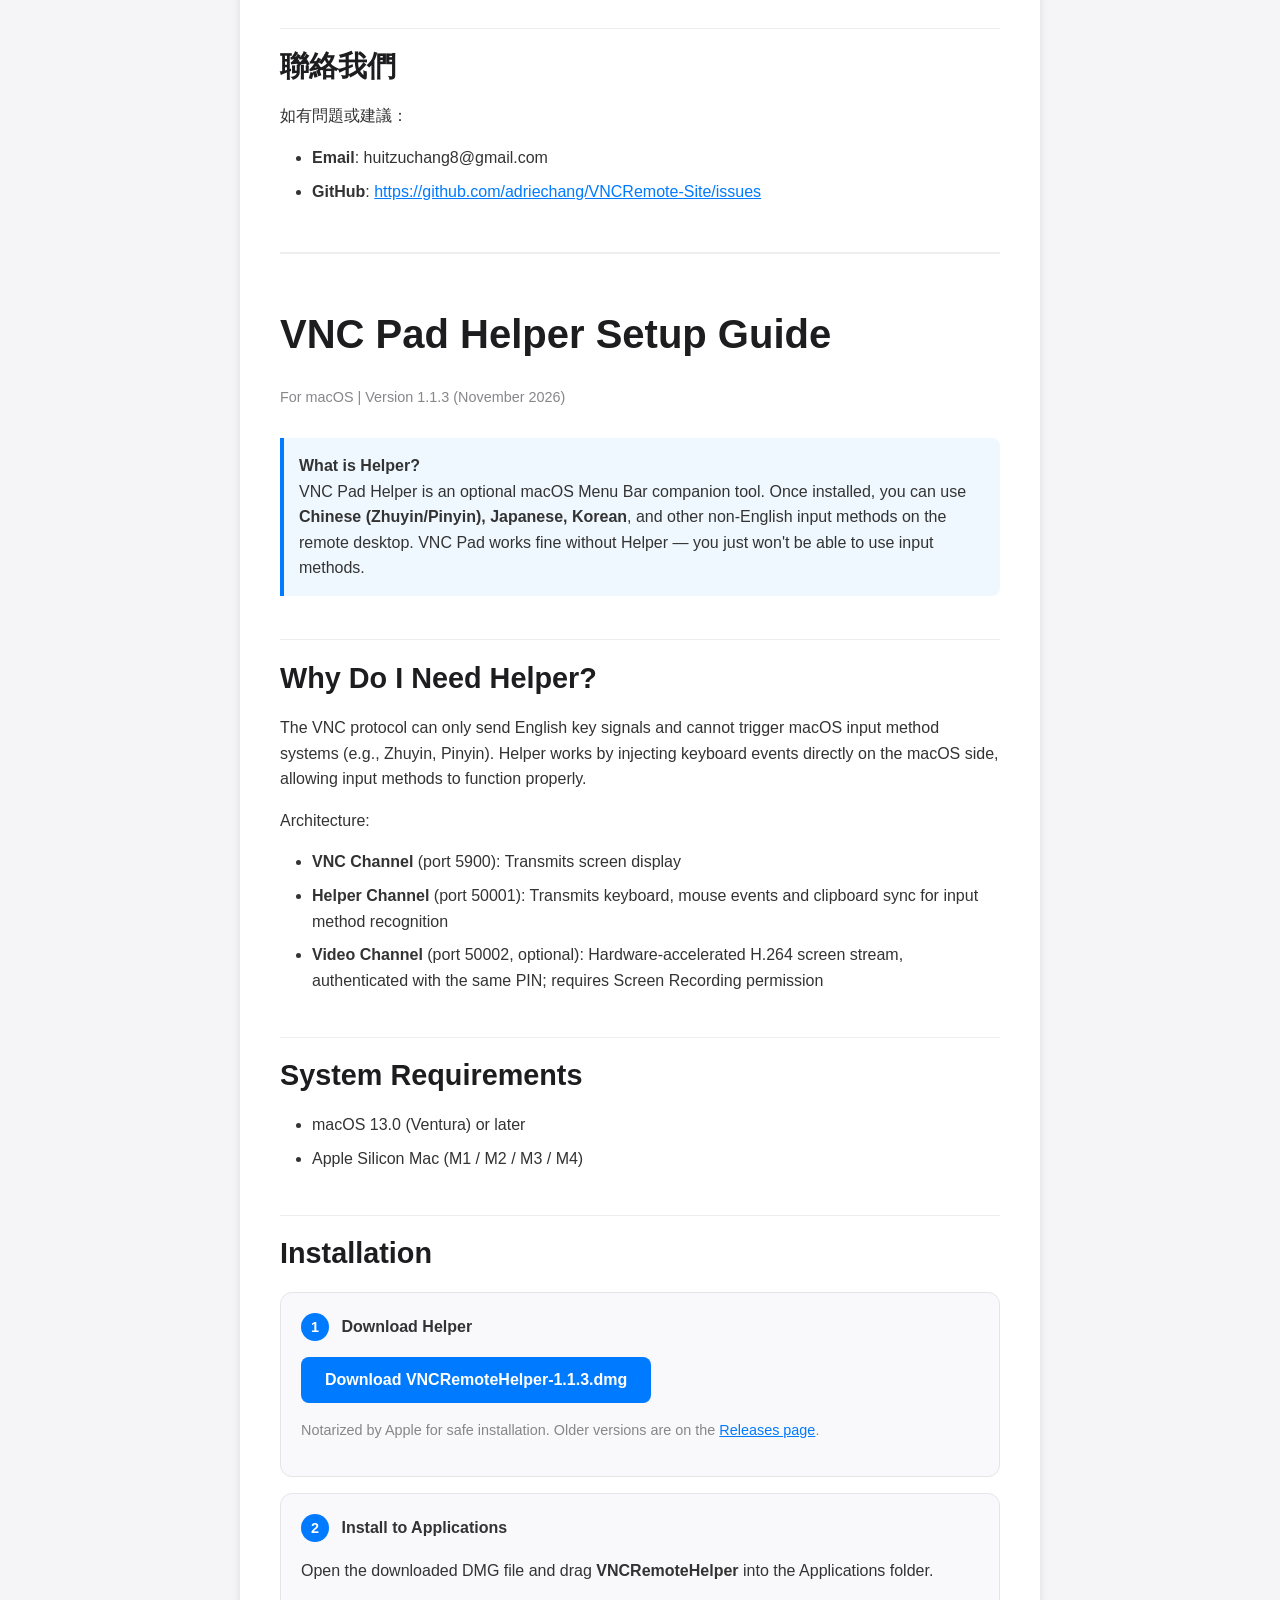
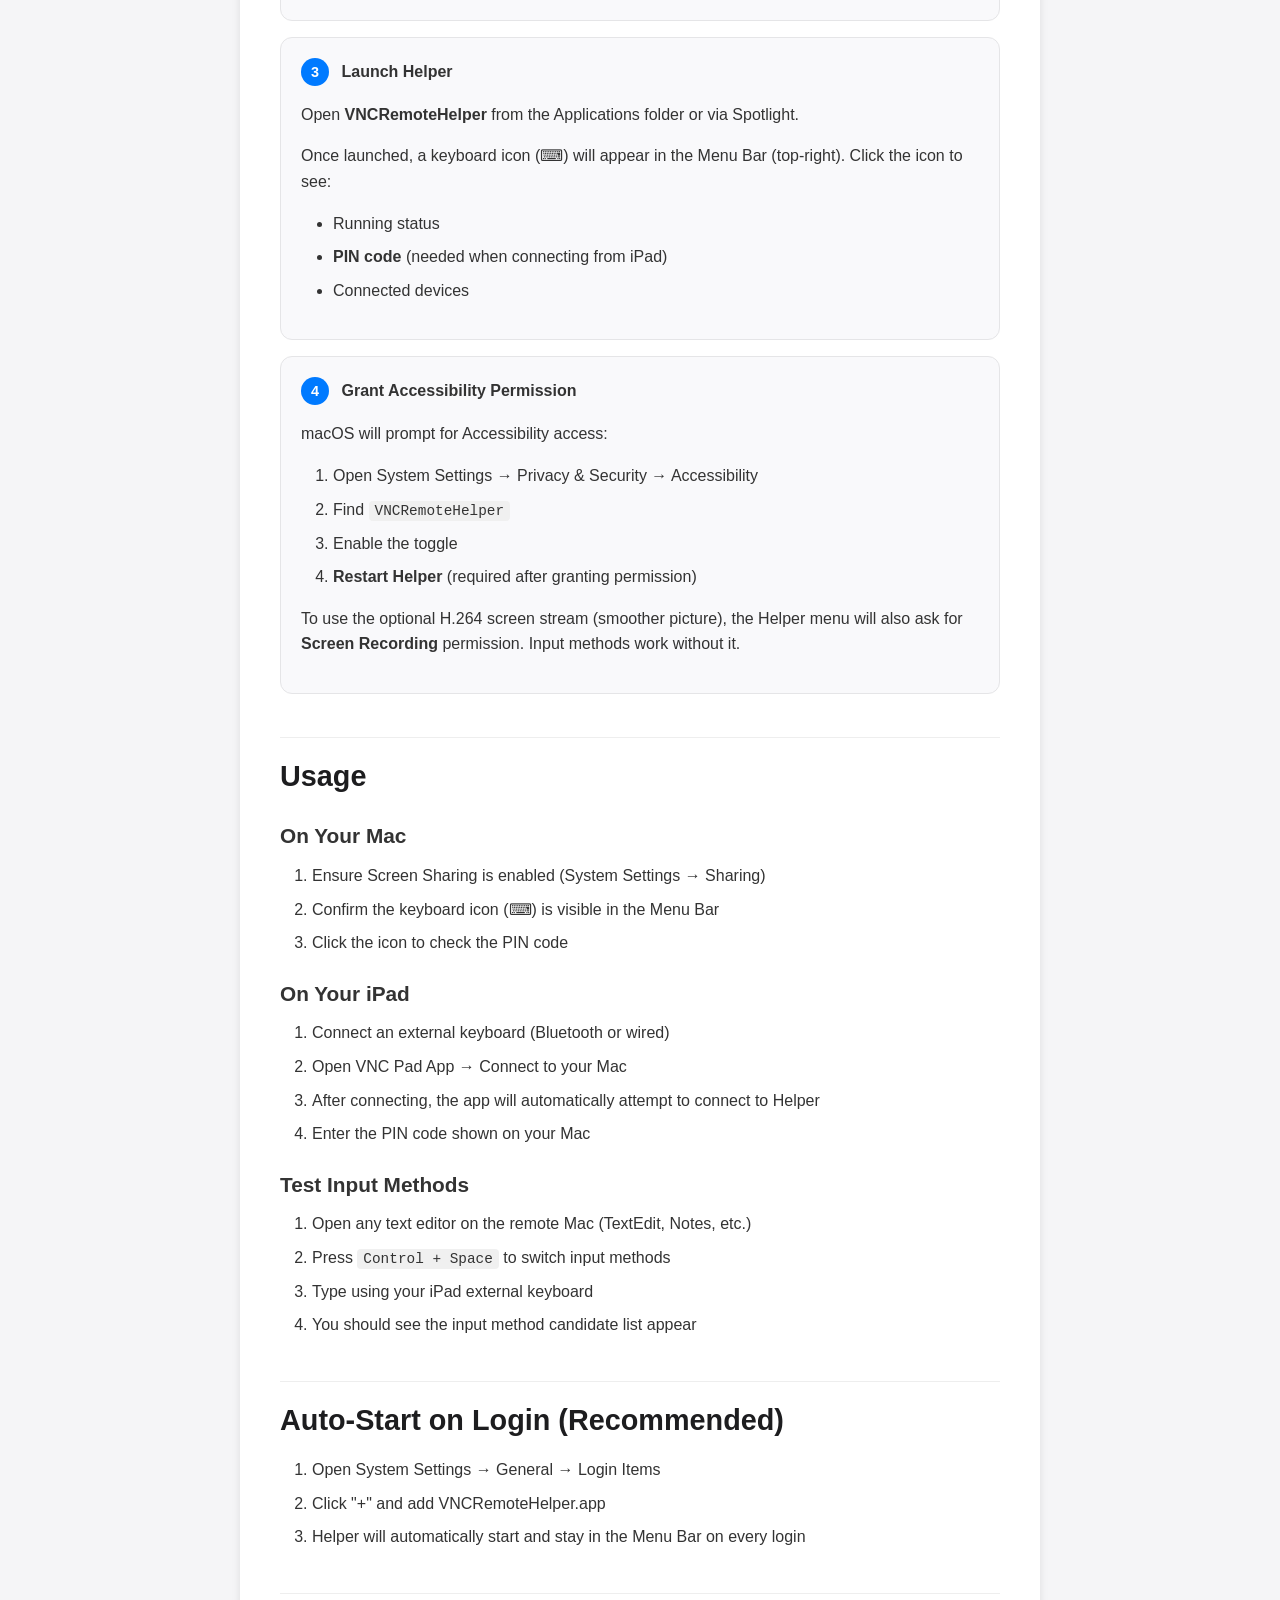
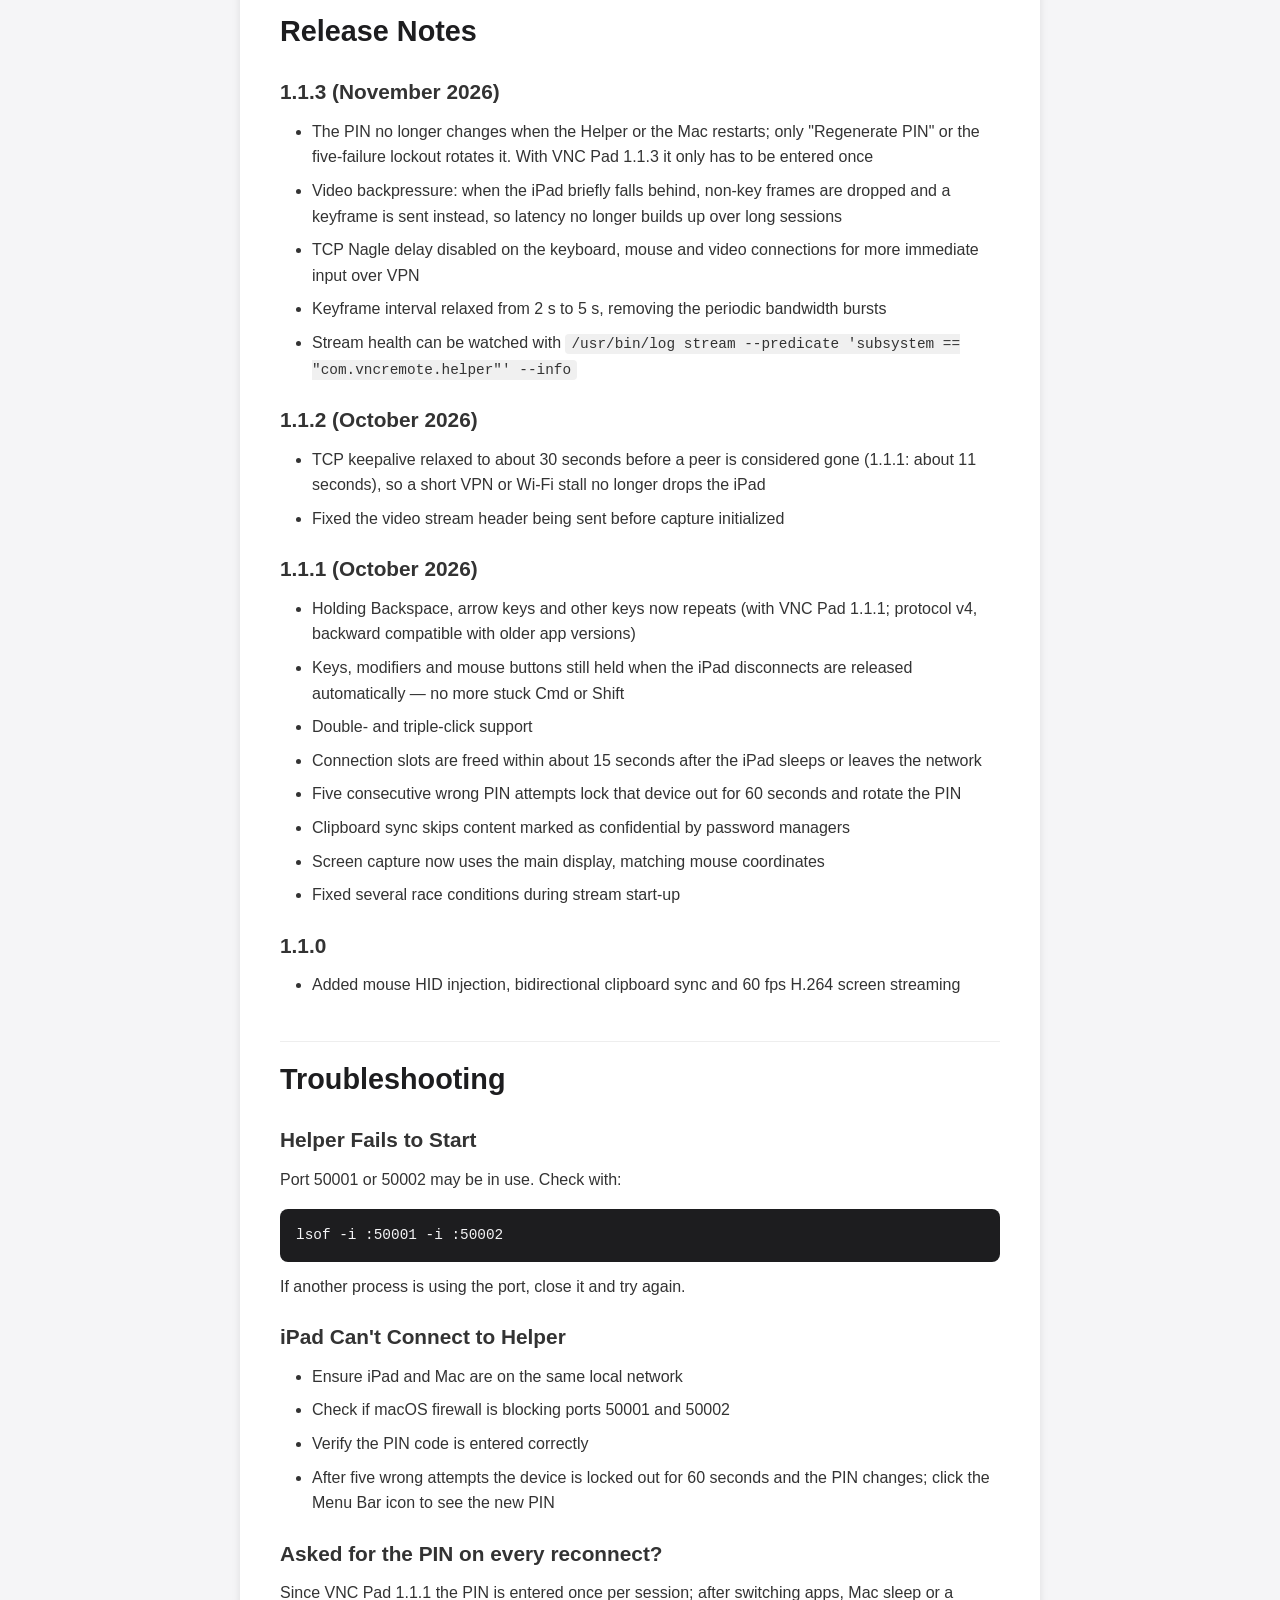
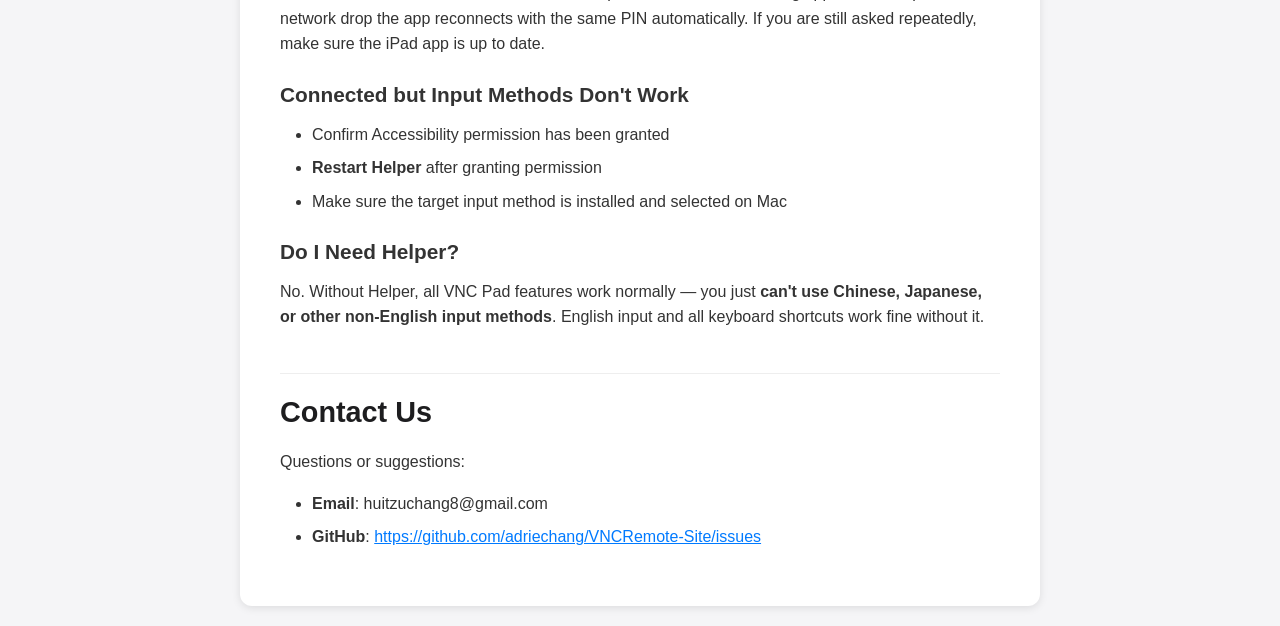
<file: helper.html>
<!DOCTYPE html>
<html lang="zh-Hant">
<head>
    <meta charset="UTF-8">
    <meta name="viewport" content="width=device-width, initial-scale=1.0">
    <title>VNC Pad - Helper Setup Guide | Helper 安裝教學</title>
    <meta name="description" content="Install VNC Pad Helper on macOS to enable Chinese (Zhuyin/Pinyin), Japanese, and Korean input methods on your remote desktop. Step-by-step setup guide with troubleshooting. 安裝 VNC Pad Helper 以啟用注音、拼音、日文輸入法。">
    <link rel="canonical" href="https://adriechang.github.io/VNCRemote-Site/helper.html">
    <meta name="apple-itunes-app" content="app-id=6760017139">
    <meta property="og:type" content="website">
    <meta property="og:title" content="VNC Pad Helper Setup Guide | Helper 安裝教學">
    <meta property="og:description" content="Install VNC Pad Helper on macOS to enable CJK input methods on your iPad remote desktop. 安裝 Helper 以啟用注音、拼音、日文輸入法。">
    <meta property="og:url" content="https://adriechang.github.io/VNCRemote-Site/helper.html">
    <meta property="og:site_name" content="VNC Pad">
    <meta property="og:locale" content="zh_TW">
    <meta property="og:image" content="https://adriechang.github.io/VNCRemote-Site/og-image.png">
    <meta property="og:image:width" content="1200">
    <meta property="og:image:height" content="630">
    <meta property="og:image:alt" content="VNC Pad Helper Setup Guide">
    <meta name="twitter:card" content="summary_large_image">
    <meta name="twitter:title" content="VNC Pad Helper Setup Guide | Helper 安裝教學">
    <meta name="twitter:description" content="Install VNC Pad Helper on macOS to enable CJK input methods on your iPad remote desktop.">
    <meta name="twitter:image" content="https://adriechang.github.io/VNCRemote-Site/og-image.png">
    <link rel="stylesheet" href="style.css">
    <script type="application/ld+json">
    {
        "@context": "https://schema.org",
        "@type": "HowTo",
        "name": "How to Install VNC Pad Helper for CJK Input Method Support",
        "description": "Step-by-step guide to install VNCRemoteHelper on macOS to enable Chinese, Japanese, and Korean input methods on your iPad remote desktop.",
        "totalTime": "PT5M",
        "tool": [
            {
                "@type": "HowToTool",
                "name": "Mac with macOS 13.0 (Ventura) or later"
            },
            {
                "@type": "HowToTool",
                "name": "iPad with VNC Pad installed"
            }
        ],
        "step": [
            {
                "@type": "HowToStep",
                "name": "Download Helper",
                "text": "Download VNCRemoteHelper-1.1.3.dmg from the official releases page. The app is notarized by Apple for safe installation.",
                "url": "https://github.com/adriechang/VNCRemote-Site/releases/download/v1.1.3/VNCRemoteHelper-1.1.3.dmg"
            },
            {
                "@type": "HowToStep",
                "name": "Install to Applications",
                "text": "Open the downloaded DMG file and drag VNCRemoteHelper into the Applications folder."
            },
            {
                "@type": "HowToStep",
                "name": "Launch Helper",
                "text": "Open VNCRemoteHelper from the Applications folder or via Spotlight. A keyboard icon will appear in the Menu Bar showing the running status, PIN code, and connected devices."
            },
            {
                "@type": "HowToStep",
                "name": "Grant Accessibility Permission",
                "text": "Open System Settings > Privacy & Security > Accessibility. Find VNCRemoteHelper and enable the toggle. Restart Helper after granting permission. To use the optional H.264 screen stream, also grant Screen Recording permission when the Helper menu asks for it."
            }
        ]
    }
    </script>
    <script type="application/ld+json">
    {
        "@context": "https://schema.org",
        "@type": "BreadcrumbList",
        "itemListElement": [
            {
                "@type": "ListItem",
                "position": 1,
                "name": "VNC Pad",
                "item": "https://adriechang.github.io/VNCRemote-Site/"
            },
            {
                "@type": "ListItem",
                "position": 2,
                "name": "Helper Setup Guide",
                "item": "https://adriechang.github.io/VNCRemote-Site/helper.html"
            }
        ]
    }
    </script>
</head>
<body>
    <nav>
        <a href="index.html" class="site-name">VNC Pad</a>
        <div class="nav-links">
            <a href="helper.html" class="active">Helper</a>
            <a href="support.html">Support</a>
            <a href="privacy.html">Privacy</a>
        </div>
    </nav>

    <main class="container">
        <div class="lang-toggle">
            <a href="#zh">繁體中文</a>
            <a href="#en">English</a>
        </div>

        <!-- 繁體中文 -->
        <div id="zh" lang="zh-Hant">
            <h1>VNC Pad Helper 安裝教學</h1>
            <div class="meta">適用於 macOS | 版本 1.1.3（2026 年 11 月）</div>

            <div class="highlight">
                <strong>什麼是 Helper？</strong><br>
                VNC Pad Helper 是一個選用的 macOS Menu Bar 輔助工具。安裝後，您可以在遠端桌面中使用<strong>注音、拼音、日文</strong>等非英文輸入法。不安裝 Helper 也能正常使用 VNC Pad，只是無法使用輸入法。
            </div>

            <h2>為什麼需要 Helper？</h2>
            <p>VNC 協定只能傳送英文按鍵訊號，無法觸發 macOS 的輸入法系統（如注音、拼音）。Helper 透過在 macOS 端直接注入鍵盤事件，讓輸入法能正常運作。</p>
            <p>運作架構：</p>
            <ul>
                <li><strong>VNC 通道</strong>（port 5900）：傳輸螢幕畫面</li>
                <li><strong>Helper 通道</strong>（port 50001）：傳輸鍵盤、滑鼠事件與剪貼簿同步，讓輸入法可以辨識</li>
                <li><strong>視訊通道</strong>（port 50002，選用）：H.264 硬體加速畫面串流，使用同一組 PIN 認證，需要「螢幕錄製」權限</li>
            </ul>

            <h2>系統需求</h2>
            <ul>
                <li>macOS 13.0 (Ventura) 或更新版本</li>
                <li>Apple Silicon Mac（M1 / M2 / M3 / M4）</li>
            </ul>

            <h2>安裝步驟</h2>

            <div class="step">
                <p><span class="step-number">1</span> <strong>下載 Helper</strong></p>
                <p><a href="https://github.com/adriechang/VNCRemote-Site/releases/download/v1.1.3/VNCRemoteHelper-1.1.3.dmg" style="display:inline-block; background:#007aff; color:white; padding:10px 24px; border-radius:8px; text-decoration:none; font-weight:600;">下載 VNCRemoteHelper-1.1.3.dmg</a></p>
                <p style="color:#86868b; font-size:0.9em;">已通過 Apple Notarization 認證，可安心安裝。舊版請至 <a href="https://github.com/adriechang/VNCRemote-Site/releases">Releases 頁面</a>。</p>
            </div>

            <div class="step">
                <p><span class="step-number">2</span> <strong>安裝到應用程式</strong></p>
                <p>打開下載的 DMG 檔案，將 <strong>VNCRemoteHelper</strong> 拖曳到「Applications」資料夾。</p>
            </div>

            <div class="step">
                <p><span class="step-number">3</span> <strong>啟動 Helper</strong></p>
                <p>從「應用程式」資料夾或 Spotlight 搜尋開啟 <strong>VNCRemoteHelper</strong>。</p>
                <p>啟動後，螢幕右上角的 Menu Bar 會出現鍵盤圖示（⌨）。點擊圖示即可看到：</p>
                <ul>
                    <li>運行狀態</li>
                    <li><strong>PIN 碼</strong>（iPad 連線時需要輸入）</li>
                    <li>連線中的裝置</li>
                </ul>
            </div>

            <div class="step">
                <p><span class="step-number">4</span> <strong>授予 Accessibility 權限</strong></p>
                <p>macOS 會提示需要「輔助使用」權限：</p>
                <ol>
                    <li>打開「系統設定」→「隱私權與安全性」→「輔助使用」</li>
                    <li>找到 <code>VNCRemoteHelper</code></li>
                    <li>啟用權限</li>
                    <li><strong>重新啟動 Helper</strong>（授權後需要重啟才會生效）</li>
                </ol>
                <p>若要使用 H.264 畫面串流（更流暢的畫面），Helper 選單會另外提示授予「<strong>螢幕錄製</strong>」權限；不授予也不影響輸入法功能。</p>
            </div>

            <h2>使用方式</h2>

            <h3>在 Mac 上</h3>
            <ol>
                <li>確保「系統設定」→「共享」→「螢幕共享」已啟用</li>
                <li>確認 Menu Bar 有鍵盤圖示（⌨），表示 Helper 正在執行</li>
                <li>點擊圖示確認 PIN 碼</li>
            </ol>

            <h3>在 iPad 上</h3>
            <ol>
                <li>連接外接鍵盤（藍牙或有線）</li>
                <li>開啟 VNC Pad App → 連線到 Mac</li>
                <li>連線成功後，App 會自動嘗試連接 Helper</li>
                <li>輸入 Mac 上顯示的 PIN 碼</li>
            </ol>

            <h3>測試輸入法</h3>
            <ol>
                <li>在遠端 Mac 上打開任一文字編輯器（TextEdit、備忘錄等）</li>
                <li>按 <code>Control + Space</code> 切換到注音（或其他輸入法）</li>
                <li>用 iPad 外接鍵盤輸入，例如：ㄉㄚˋ</li>
                <li>應該會看到選字候選清單</li>
            </ol>

            <h2>開機自動啟動（建議）</h2>
            <ol>
                <li>打開「系統設定」→「一般」→「登入項目」</li>
                <li>點擊「+」加入 VNCRemoteHelper.app</li>
                <li>之後開機就會自動啟動，常駐在 Menu Bar</li>
            </ol>

            <h2>版本紀錄</h2>

            <h3>1.1.3（2026 年 11 月）</h3>
            <ul>
                <li>PIN 不再隨 Helper 重啟或 Mac 重開機更換，只有選單「Regenerate PIN」或連續輸入錯誤 5 次鎖定時才會換；搭配 VNC Pad 1.1.3 只需輸入一次</li>
                <li>視訊串流加入背壓：iPad 一時跟不上時改丟非關鍵幀並補送關鍵幀，長時間連線的延遲不再累積</li>
                <li>鍵盤、滑鼠與視訊連線關閉 TCP Nagle 延遲，經 VPN 時輸入更即時</li>
                <li>關鍵幀間隔由 2 秒放寬為 5 秒，減少週期性的頻寬突波</li>
                <li>串流狀態可用 <code>/usr/bin/log stream --predicate 'subsystem == "com.vncremote.helper"' --info</code> 觀察</li>
            </ul>

            <h3>1.1.2（2026 年 10 月）</h3>
            <ul>
                <li>TCP keepalive 放寬為約 30 秒才判定斷線（1.1.1 為約 11 秒），避免 VPN 或 Wi‑Fi 短暫卡頓就中斷 iPad 連線</li>
                <li>修正視訊串流 header 在擷取初始化前送出的問題</li>
            </ul>

            <h3>1.1.1（2026 年 10 月）</h3>
            <ul>
                <li>按住 Backspace、方向鍵等會連續重複（搭配 VNC Pad 1.1.1；協定 v4，向下相容舊版 App）</li>
                <li>iPad 斷線時自動釋放仍按住的鍵、修飾鍵與滑鼠鍵，不再卡住 Cmd 或 Shift</li>
                <li>支援雙擊與三擊</li>
                <li>iPad 睡眠或離開網路後約 15 秒內自動釋放連線名額</li>
                <li>PIN 連續輸入錯誤 5 次會鎖定該裝置 60 秒並自動更換 PIN</li>
                <li>剪貼簿同步會略過密碼管理器標記為機密的內容</li>
                <li>畫面擷取改用主螢幕，與滑鼠座標一致</li>
                <li>修正多個串流啟動時的競態問題</li>
            </ul>

            <h3>1.1.0</h3>
            <ul>
                <li>新增滑鼠 HID 注入、雙向剪貼簿同步、60fps H.264 畫面串流</li>
            </ul>

            <h2>常見問題</h2>

            <h3>Helper 啟動失敗</h3>
            <p>可能是 port 50001 或 50002 被佔用。檢查方法：</p>
            <pre><code>lsof -i :50001 -i :50002</code></pre>
            <p>如果有其他程式佔用，先關閉該程式再重試。</p>

            <h3>iPad 無法連接 Helper</h3>
            <ul>
                <li>確認 iPad 和 Mac 在同一個區域網路</li>
                <li>檢查 macOS 防火牆是否擋住了 port 50001 與 50002</li>
                <li>確認 PIN 碼輸入正確</li>
                <li>連續輸入錯誤 5 次會被鎖定 60 秒，且 Helper 會自動更換 PIN；請點擊 Menu Bar 圖示查看新的 PIN 碼</li>
            </ul>

            <h3>每次重新連線都要輸入 PIN？</h3>
            <p>VNC Pad 1.1.1 起，同一次使用期間只需輸入一次；切換 App、Mac 睡眠或網路中斷後會自動以原本的 PIN 重新連接。若仍被重複詢問，請確認 iPad 上的 App 已更新。</p>

            <h3>連上了但輸入法不工作</h3>
            <ul>
                <li>確認已授予 Accessibility 權限</li>
                <li>授權後需要<strong>重新啟動</strong> Helper</li>
                <li>確認 Mac 上已安裝並切換到目標輸入法</li>
            </ul>

            <h3>不安裝 Helper 可以嗎？</h3>
            <p>可以。不安裝 Helper 的話，VNC Pad 的所有功能都正常運作，只是<strong>無法使用中文、日文等輸入法</strong>。英文輸入和所有快捷鍵不受影響。</p>

            <h2>聯絡我們</h2>
            <p>如有問題或建議：</p>
            <ul>
                <li><strong>Email</strong>: huitzuchang8@gmail.com</li>
                <li><strong>GitHub</strong>: <a href="https://github.com/adriechang/VNCRemote-Site/issues">https://github.com/adriechang/VNCRemote-Site/issues</a></li>
            </ul>
        </div>

        <hr style="margin: 3em 0; border: none; border-top: 2px solid #eee;">

        <!-- English -->
        <div id="en" lang="en">
            <h1>VNC Pad Helper Setup Guide</h1>
            <div class="meta">For macOS | Version 1.1.3 (November 2026)</div>

            <div class="highlight">
                <strong>What is Helper?</strong><br>
                VNC Pad Helper is an optional macOS Menu Bar companion tool. Once installed, you can use <strong>Chinese (Zhuyin/Pinyin), Japanese, Korean</strong>, and other non-English input methods on the remote desktop. VNC Pad works fine without Helper — you just won't be able to use input methods.
            </div>

            <h2>Why Do I Need Helper?</h2>
            <p>The VNC protocol can only send English key signals and cannot trigger macOS input method systems (e.g., Zhuyin, Pinyin). Helper works by injecting keyboard events directly on the macOS side, allowing input methods to function properly.</p>
            <p>Architecture:</p>
            <ul>
                <li><strong>VNC Channel</strong> (port 5900): Transmits screen display</li>
                <li><strong>Helper Channel</strong> (port 50001): Transmits keyboard, mouse events and clipboard sync for input method recognition</li>
                <li><strong>Video Channel</strong> (port 50002, optional): Hardware-accelerated H.264 screen stream, authenticated with the same PIN; requires Screen Recording permission</li>
            </ul>

            <h2>System Requirements</h2>
            <ul>
                <li>macOS 13.0 (Ventura) or later</li>
                <li>Apple Silicon Mac (M1 / M2 / M3 / M4)</li>
            </ul>

            <h2>Installation</h2>

            <div class="step">
                <p><span class="step-number">1</span> <strong>Download Helper</strong></p>
                <p><a href="https://github.com/adriechang/VNCRemote-Site/releases/download/v1.1.3/VNCRemoteHelper-1.1.3.dmg" style="display:inline-block; background:#007aff; color:white; padding:10px 24px; border-radius:8px; text-decoration:none; font-weight:600;">Download VNCRemoteHelper-1.1.3.dmg</a></p>
                <p style="color:#86868b; font-size:0.9em;">Notarized by Apple for safe installation. Older versions are on the <a href="https://github.com/adriechang/VNCRemote-Site/releases">Releases page</a>.</p>
            </div>

            <div class="step">
                <p><span class="step-number">2</span> <strong>Install to Applications</strong></p>
                <p>Open the downloaded DMG file and drag <strong>VNCRemoteHelper</strong> into the Applications folder.</p>
            </div>

            <div class="step">
                <p><span class="step-number">3</span> <strong>Launch Helper</strong></p>
                <p>Open <strong>VNCRemoteHelper</strong> from the Applications folder or via Spotlight.</p>
                <p>Once launched, a keyboard icon (⌨) will appear in the Menu Bar (top-right). Click the icon to see:</p>
                <ul>
                    <li>Running status</li>
                    <li><strong>PIN code</strong> (needed when connecting from iPad)</li>
                    <li>Connected devices</li>
                </ul>
            </div>

            <div class="step">
                <p><span class="step-number">4</span> <strong>Grant Accessibility Permission</strong></p>
                <p>macOS will prompt for Accessibility access:</p>
                <ol>
                    <li>Open System Settings → Privacy & Security → Accessibility</li>
                    <li>Find <code>VNCRemoteHelper</code></li>
                    <li>Enable the toggle</li>
                    <li><strong>Restart Helper</strong> (required after granting permission)</li>
                </ol>
                <p>To use the optional H.264 screen stream (smoother picture), the Helper menu will also ask for <strong>Screen Recording</strong> permission. Input methods work without it.</p>
            </div>

            <h2>Usage</h2>

            <h3>On Your Mac</h3>
            <ol>
                <li>Ensure Screen Sharing is enabled (System Settings → Sharing)</li>
                <li>Confirm the keyboard icon (⌨) is visible in the Menu Bar</li>
                <li>Click the icon to check the PIN code</li>
            </ol>

            <h3>On Your iPad</h3>
            <ol>
                <li>Connect an external keyboard (Bluetooth or wired)</li>
                <li>Open VNC Pad App → Connect to your Mac</li>
                <li>After connecting, the app will automatically attempt to connect to Helper</li>
                <li>Enter the PIN code shown on your Mac</li>
            </ol>

            <h3>Test Input Methods</h3>
            <ol>
                <li>Open any text editor on the remote Mac (TextEdit, Notes, etc.)</li>
                <li>Press <code>Control + Space</code> to switch input methods</li>
                <li>Type using your iPad external keyboard</li>
                <li>You should see the input method candidate list appear</li>
            </ol>

            <h2>Auto-Start on Login (Recommended)</h2>
            <ol>
                <li>Open System Settings → General → Login Items</li>
                <li>Click "+" and add VNCRemoteHelper.app</li>
                <li>Helper will automatically start and stay in the Menu Bar on every login</li>
            </ol>

            <h2>Release Notes</h2>

            <h3>1.1.3 (November 2026)</h3>
            <ul>
                <li>The PIN no longer changes when the Helper or the Mac restarts; only "Regenerate PIN" or the five-failure lockout rotates it. With VNC Pad 1.1.3 it only has to be entered once</li>
                <li>Video backpressure: when the iPad briefly falls behind, non-key frames are dropped and a keyframe is sent instead, so latency no longer builds up over long sessions</li>
                <li>TCP Nagle delay disabled on the keyboard, mouse and video connections for more immediate input over VPN</li>
                <li>Keyframe interval relaxed from 2 s to 5 s, removing the periodic bandwidth bursts</li>
                <li>Stream health can be watched with <code>/usr/bin/log stream --predicate 'subsystem == "com.vncremote.helper"' --info</code></li>
            </ul>

            <h3>1.1.2 (October 2026)</h3>
            <ul>
                <li>TCP keepalive relaxed to about 30 seconds before a peer is considered gone (1.1.1: about 11 seconds), so a short VPN or Wi‑Fi stall no longer drops the iPad</li>
                <li>Fixed the video stream header being sent before capture initialized</li>
            </ul>

            <h3>1.1.1 (October 2026)</h3>
            <ul>
                <li>Holding Backspace, arrow keys and other keys now repeats (with VNC Pad 1.1.1; protocol v4, backward compatible with older app versions)</li>
                <li>Keys, modifiers and mouse buttons still held when the iPad disconnects are released automatically — no more stuck Cmd or Shift</li>
                <li>Double- and triple-click support</li>
                <li>Connection slots are freed within about 15 seconds after the iPad sleeps or leaves the network</li>
                <li>Five consecutive wrong PIN attempts lock that device out for 60 seconds and rotate the PIN</li>
                <li>Clipboard sync skips content marked as confidential by password managers</li>
                <li>Screen capture now uses the main display, matching mouse coordinates</li>
                <li>Fixed several race conditions during stream start-up</li>
            </ul>

            <h3>1.1.0</h3>
            <ul>
                <li>Added mouse HID injection, bidirectional clipboard sync and 60 fps H.264 screen streaming</li>
            </ul>

            <h2>Troubleshooting</h2>

            <h3>Helper Fails to Start</h3>
            <p>Port 50001 or 50002 may be in use. Check with:</p>
            <pre><code>lsof -i :50001 -i :50002</code></pre>
            <p>If another process is using the port, close it and try again.</p>

            <h3>iPad Can't Connect to Helper</h3>
            <ul>
                <li>Ensure iPad and Mac are on the same local network</li>
                <li>Check if macOS firewall is blocking ports 50001 and 50002</li>
                <li>Verify the PIN code is entered correctly</li>
                <li>After five wrong attempts the device is locked out for 60 seconds and the PIN changes; click the Menu Bar icon to see the new PIN</li>
            </ul>

            <h3>Asked for the PIN on every reconnect?</h3>
            <p>Since VNC Pad 1.1.1 the PIN is entered once per session; after switching apps, Mac sleep or a network drop the app reconnects with the same PIN automatically. If you are still asked repeatedly, make sure the iPad app is up to date.</p>

            <h3>Connected but Input Methods Don't Work</h3>
            <ul>
                <li>Confirm Accessibility permission has been granted</li>
                <li><strong>Restart Helper</strong> after granting permission</li>
                <li>Make sure the target input method is installed and selected on Mac</li>
            </ul>

            <h3>Do I Need Helper?</h3>
            <p>No. Without Helper, all VNC Pad features work normally — you just <strong>can't use Chinese, Japanese, or other non-English input methods</strong>. English input and all keyboard shortcuts work fine without it.</p>

            <h2>Contact Us</h2>
            <p>Questions or suggestions:</p>
            <ul>
                <li><strong>Email</strong>: huitzuchang8@gmail.com</li>
                <li><strong>GitHub</strong>: <a href="https://github.com/adriechang/VNCRemote-Site/issues">https://github.com/adriechang/VNCRemote-Site/issues</a></li>
            </ul>
        </div>
    </main>
</body>
</html>
</file>
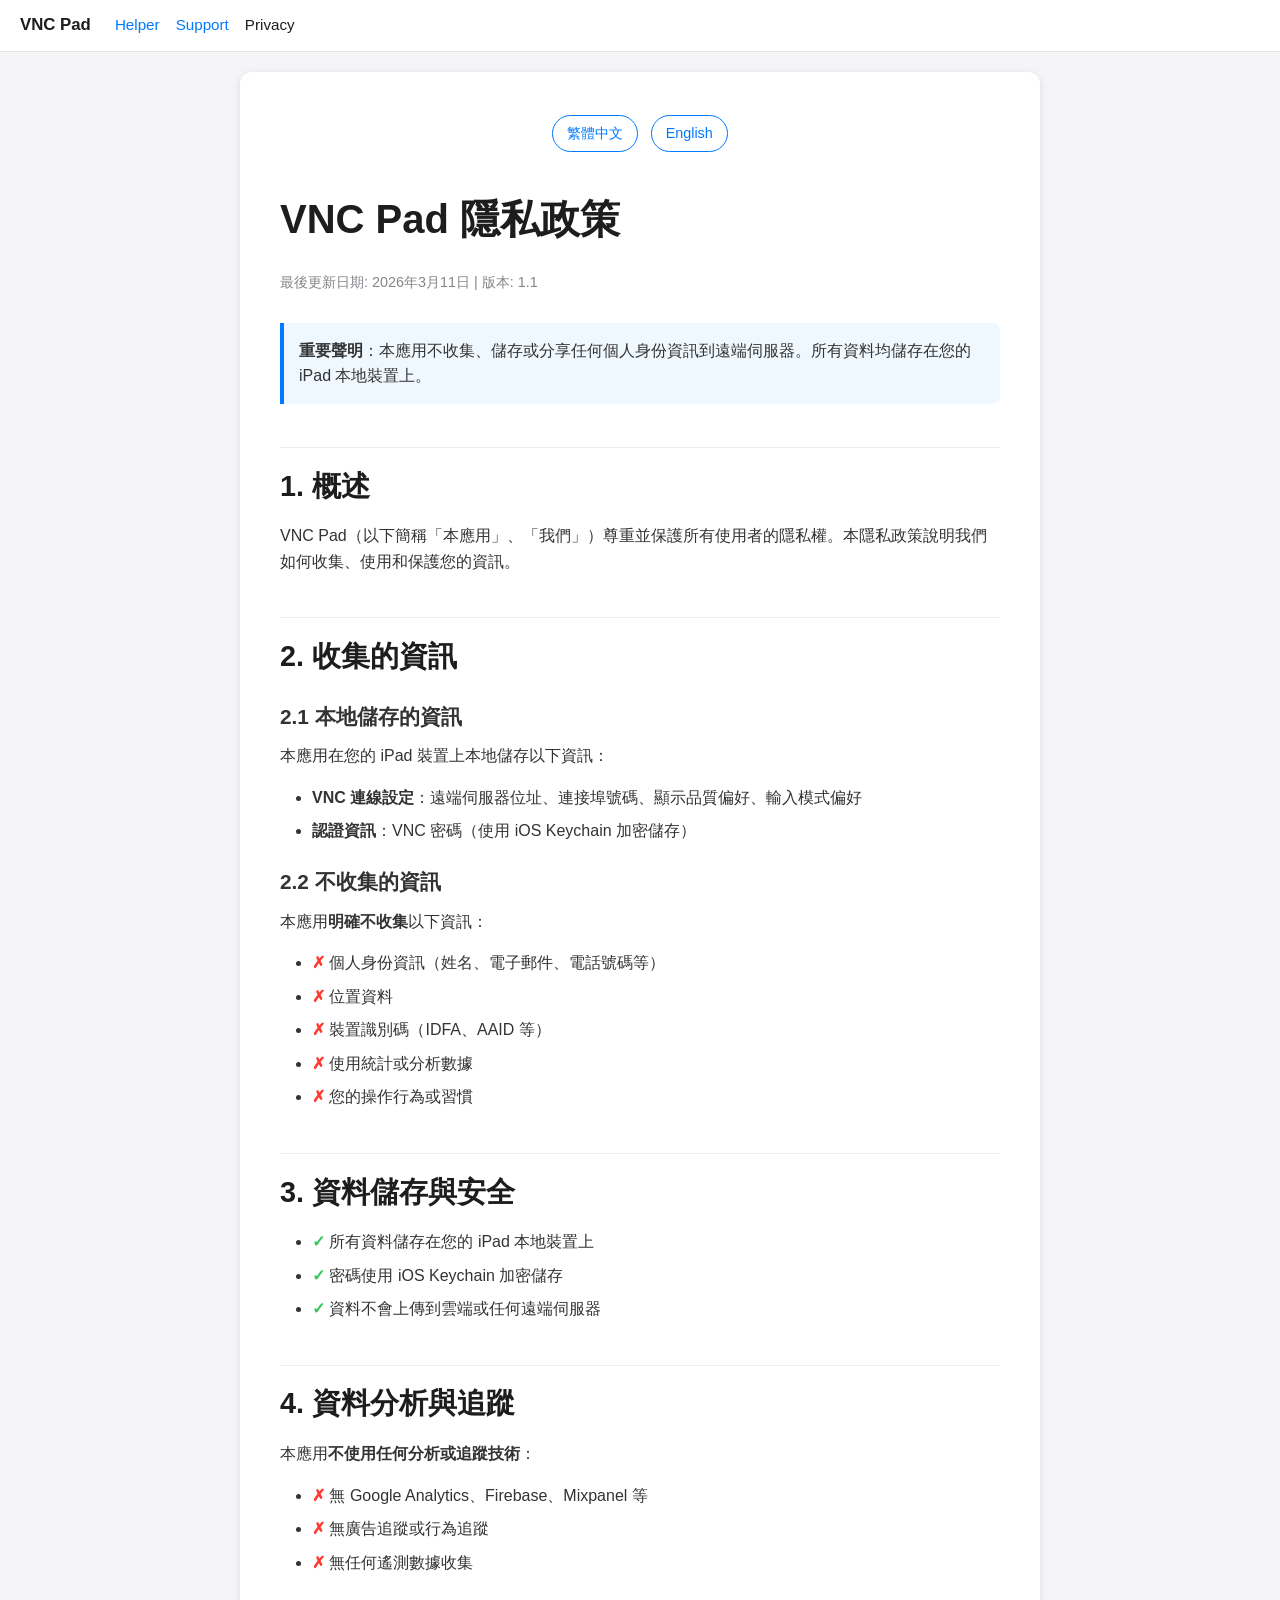
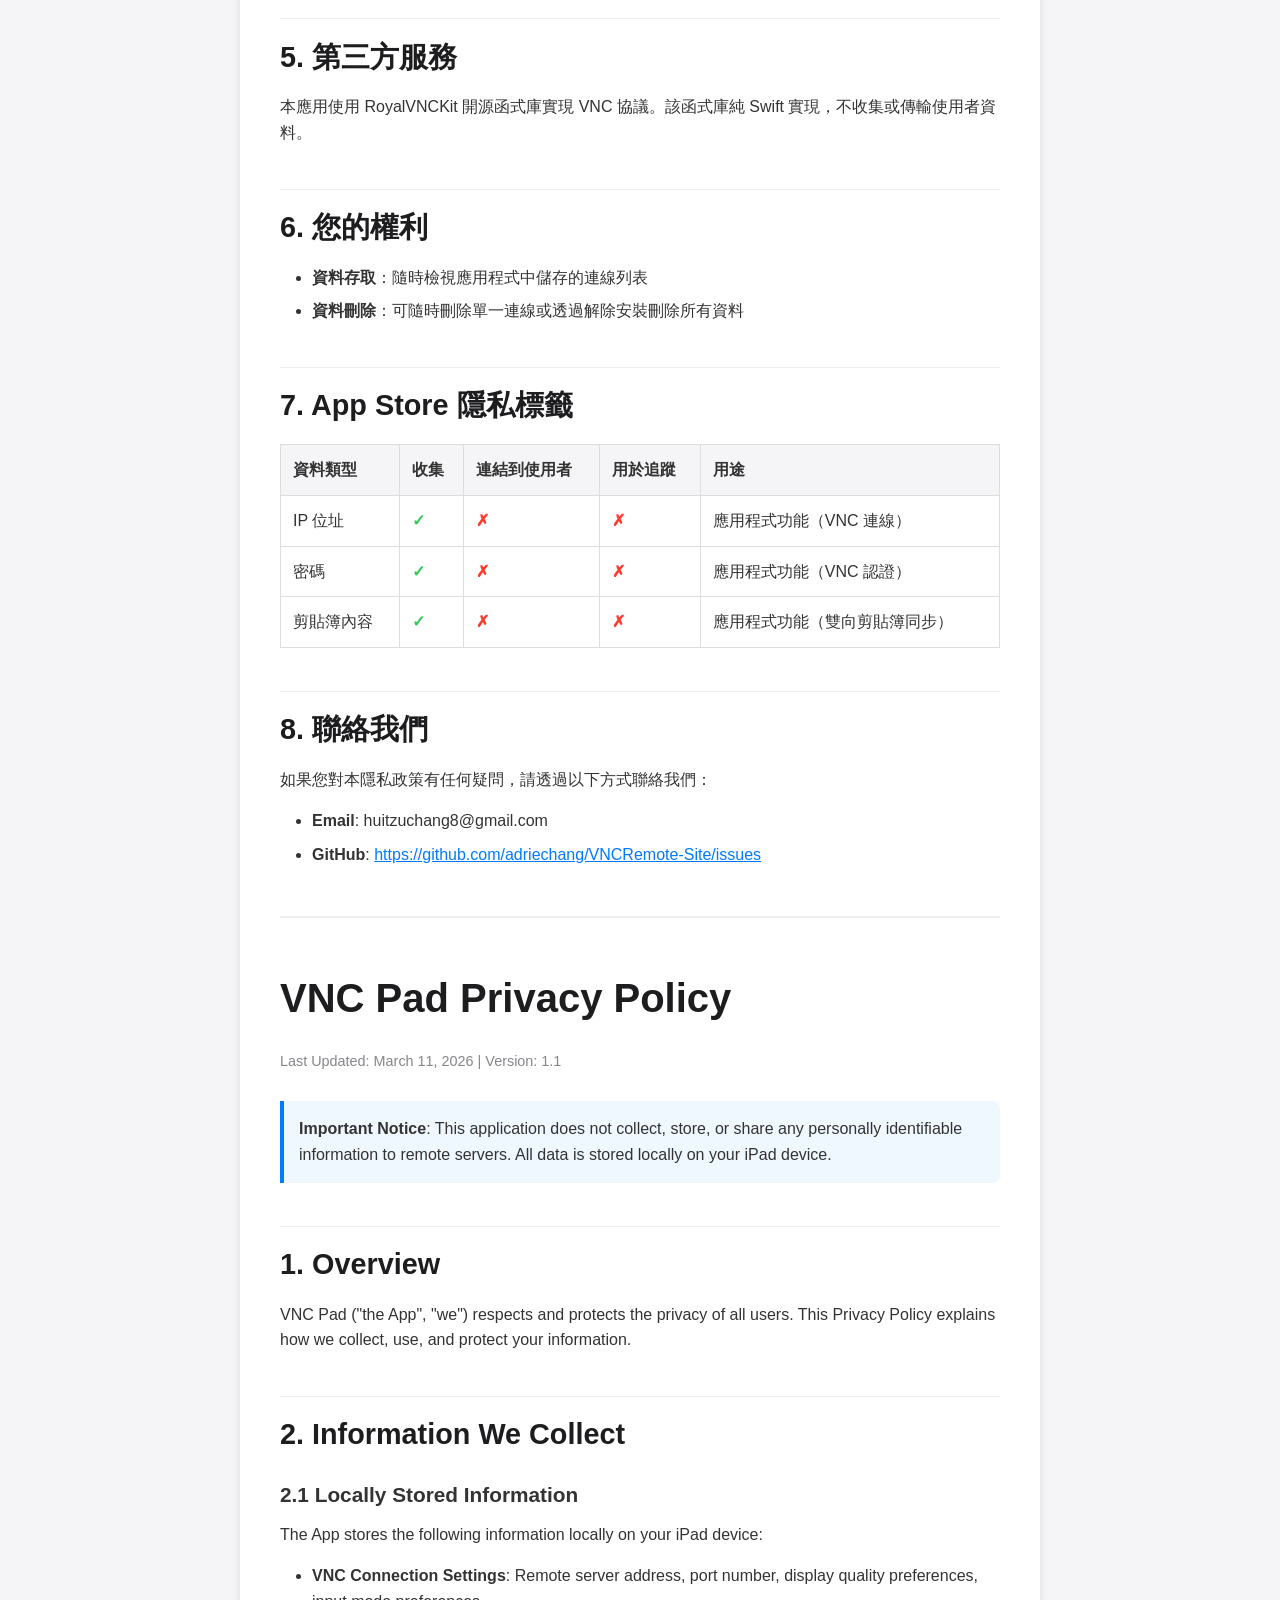
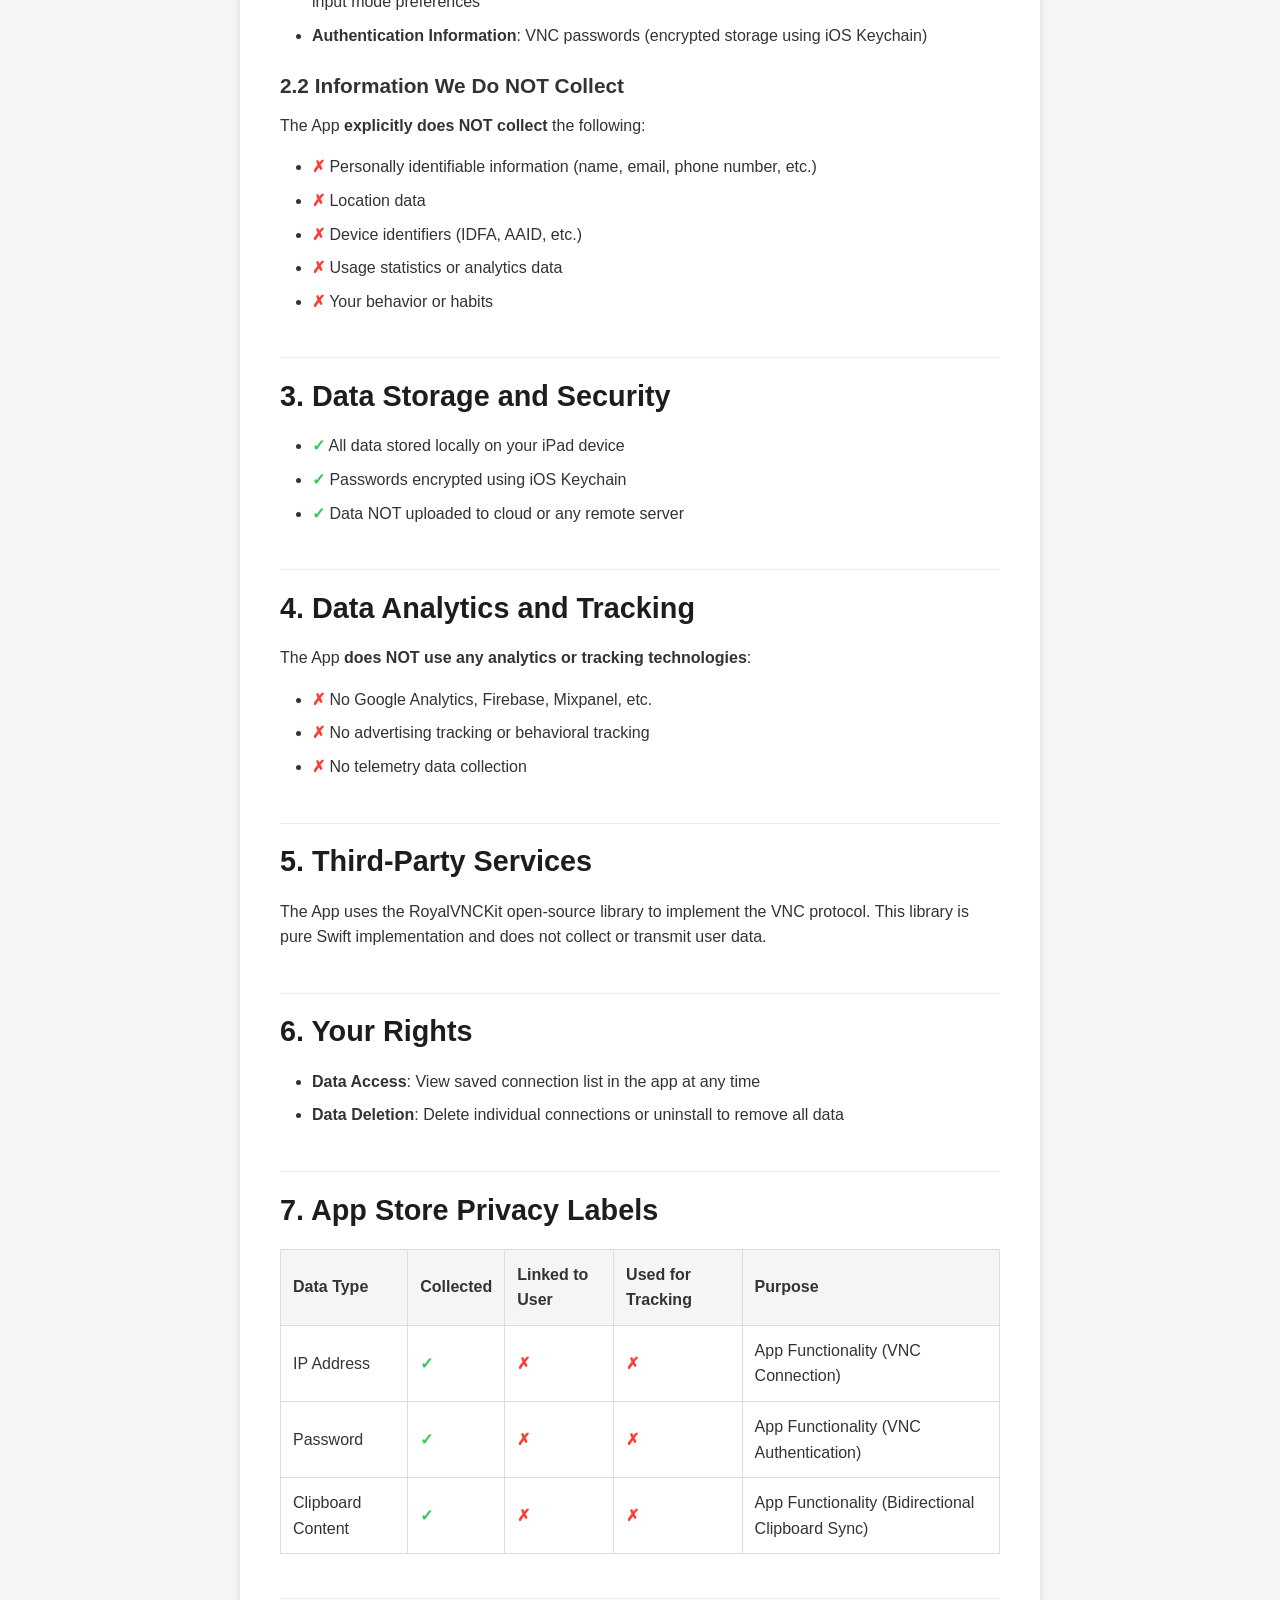
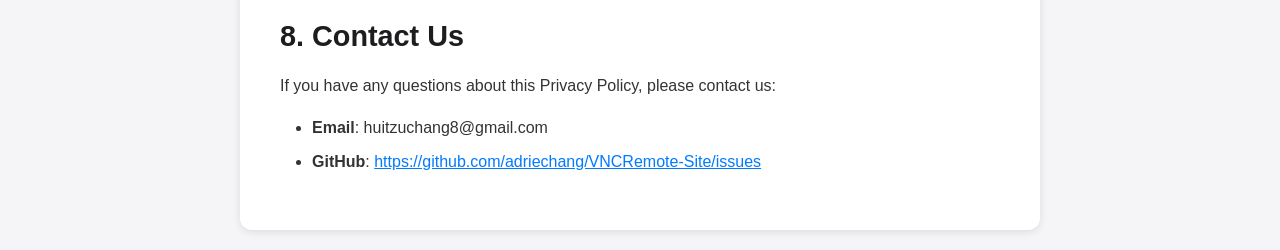
<file: privacy.html>
<!DOCTYPE html>
<html lang="zh-Hant">
<head>
    <meta charset="UTF-8">
    <meta name="viewport" content="width=device-width, initial-scale=1.0">
    <title>VNC Pad - Privacy Policy | 隱私政策</title>
    <meta name="description" content="VNC Pad Privacy Policy: No personal data collection, no analytics, no cloud servers. All data stays on your device with iOS Keychain encryption. 不收集任何個人資料，純本地儲存。">
    <link rel="canonical" href="https://adriechang.github.io/VNCRemote-Site/privacy.html">
    <meta property="og:type" content="website">
    <meta property="og:title" content="VNC Pad - Privacy Policy | 隱私政策">
    <meta property="og:description" content="VNC Pad: No personal data collection, no analytics, no cloud servers. All data stays on your device.">
    <meta property="og:url" content="https://adriechang.github.io/VNCRemote-Site/privacy.html">
    <meta property="og:site_name" content="VNC Pad">
    <meta property="og:locale" content="zh_TW">
    <meta property="og:image" content="https://adriechang.github.io/VNCRemote-Site/og-image.png">
    <meta property="og:image:width" content="1200">
    <meta property="og:image:height" content="630">
    <meta property="og:image:alt" content="VNC Pad Privacy Policy">
    <meta name="twitter:card" content="summary_large_image">
    <meta name="twitter:title" content="VNC Pad - Privacy Policy | 隱私政策">
    <meta name="twitter:description" content="VNC Pad: No personal data collection, no analytics, no cloud servers.">
    <meta name="twitter:image" content="https://adriechang.github.io/VNCRemote-Site/og-image.png">
    <link rel="stylesheet" href="style.css">
    <script type="application/ld+json">
    {
        "@context": "https://schema.org",
        "@type": "BreadcrumbList",
        "itemListElement": [
            {
                "@type": "ListItem",
                "position": 1,
                "name": "VNC Pad",
                "item": "https://adriechang.github.io/VNCRemote-Site/"
            },
            {
                "@type": "ListItem",
                "position": 2,
                "name": "Privacy Policy",
                "item": "https://adriechang.github.io/VNCRemote-Site/privacy.html"
            }
        ]
    }
    </script>
</head>
<body>
    <nav>
        <a href="index.html" class="site-name">VNC Pad</a>
        <div class="nav-links">
            <a href="helper.html">Helper</a>
            <a href="support.html">Support</a>
            <a href="privacy.html" class="active">Privacy</a>
        </div>
    </nav>

    <main class="container">
        <div class="lang-toggle">
            <a href="#zh">繁體中文</a>
            <a href="#en">English</a>
        </div>

        <div id="zh" lang="zh-Hant">
            <h1>VNC Pad 隱私政策</h1>
            <div class="meta">
                最後更新日期: 2026年3月11日 | 版本: 1.1
            </div>

            <div class="highlight">
                <strong>重要聲明</strong>：本應用不收集、儲存或分享任何個人身份資訊到遠端伺服器。所有資料均儲存在您的 iPad 本地裝置上。
            </div>

            <h2>1. 概述</h2>
            <p>VNC Pad（以下簡稱「本應用」、「我們」）尊重並保護所有使用者的隱私權。本隱私政策說明我們如何收集、使用和保護您的資訊。</p>

            <h2>2. 收集的資訊</h2>

            <h3>2.1 本地儲存的資訊</h3>
            <p>本應用在您的 iPad 裝置上本地儲存以下資訊：</p>
            <ul>
                <li><strong>VNC 連線設定</strong>：遠端伺服器位址、連接埠號碼、顯示品質偏好、輸入模式偏好</li>
                <li><strong>認證資訊</strong>：VNC 密碼（使用 iOS Keychain 加密儲存）</li>
            </ul>

            <h3>2.2 不收集的資訊</h3>
            <p>本應用<strong>明確不收集</strong>以下資訊：</p>
            <ul>
                <li><span class="cross-mark">✗</span> 個人身份資訊（姓名、電子郵件、電話號碼等）</li>
                <li><span class="cross-mark">✗</span> 位置資料</li>
                <li><span class="cross-mark">✗</span> 裝置識別碼（IDFA、AAID 等）</li>
                <li><span class="cross-mark">✗</span> 使用統計或分析數據</li>
                <li><span class="cross-mark">✗</span> 您的操作行為或習慣</li>
            </ul>

            <h2>3. 資料儲存與安全</h2>
            <ul>
                <li><span class="check-mark">✓</span> 所有資料儲存在您的 iPad 本地裝置上</li>
                <li><span class="check-mark">✓</span> 密碼使用 iOS Keychain 加密儲存</li>
                <li><span class="check-mark">✓</span> 資料不會上傳到雲端或任何遠端伺服器</li>
            </ul>

            <h2>4. 資料分析與追蹤</h2>
            <p>本應用<strong>不使用任何分析或追蹤技術</strong>：</p>
            <ul>
                <li><span class="cross-mark">✗</span> 無 Google Analytics、Firebase、Mixpanel 等</li>
                <li><span class="cross-mark">✗</span> 無廣告追蹤或行為追蹤</li>
                <li><span class="cross-mark">✗</span> 無任何遙測數據收集</li>
            </ul>

            <h2>5. 第三方服務</h2>
            <p>本應用使用 RoyalVNCKit 開源函式庫實現 VNC 協議。該函式庫純 Swift 實現，不收集或傳輸使用者資料。</p>

            <h2>6. 您的權利</h2>
            <ul>
                <li><strong>資料存取</strong>：隨時檢視應用程式中儲存的連線列表</li>
                <li><strong>資料刪除</strong>：可隨時刪除單一連線或透過解除安裝刪除所有資料</li>
            </ul>

            <h2>7. App Store 隱私標籤</h2>
            <table>
                <thead>
                    <tr>
                        <th>資料類型</th>
                        <th>收集</th>
                        <th>連結到使用者</th>
                        <th>用於追蹤</th>
                        <th>用途</th>
                    </tr>
                </thead>
                <tbody>
                    <tr>
                        <td>IP 位址</td>
                        <td><span class="check-mark">✓</span></td>
                        <td><span class="cross-mark">✗</span></td>
                        <td><span class="cross-mark">✗</span></td>
                        <td>應用程式功能（VNC 連線）</td>
                    </tr>
                    <tr>
                        <td>密碼</td>
                        <td><span class="check-mark">✓</span></td>
                        <td><span class="cross-mark">✗</span></td>
                        <td><span class="cross-mark">✗</span></td>
                        <td>應用程式功能（VNC 認證）</td>
                    </tr>
                    <tr>
                        <td>剪貼簿內容</td>
                        <td><span class="check-mark">✓</span></td>
                        <td><span class="cross-mark">✗</span></td>
                        <td><span class="cross-mark">✗</span></td>
                        <td>應用程式功能（雙向剪貼簿同步）</td>
                    </tr>
                </tbody>
            </table>

            <h2>8. 聯絡我們</h2>
            <p>如果您對本隱私政策有任何疑問，請透過以下方式聯絡我們：</p>
            <ul>
                <li><strong>Email</strong>: huitzuchang8@gmail.com</li>
                <li><strong>GitHub</strong>: <a href="https://github.com/adriechang/VNCRemote-Site/issues">https://github.com/adriechang/VNCRemote-Site/issues</a></li>
            </ul>
        </div>

        <hr style="margin: 3em 0; border: none; border-top: 2px solid #eee;">

        <div id="en" lang="en">
            <h1>VNC Pad Privacy Policy</h1>
            <div class="meta">
                Last Updated: March 11, 2026 | Version: 1.1
            </div>

            <div class="highlight">
                <strong>Important Notice</strong>: This application does not collect, store, or share any personally identifiable information to remote servers. All data is stored locally on your iPad device.
            </div>

            <h2>1. Overview</h2>
            <p>VNC Pad ("the App", "we") respects and protects the privacy of all users. This Privacy Policy explains how we collect, use, and protect your information.</p>

            <h2>2. Information We Collect</h2>

            <h3>2.1 Locally Stored Information</h3>
            <p>The App stores the following information locally on your iPad device:</p>
            <ul>
                <li><strong>VNC Connection Settings</strong>: Remote server address, port number, display quality preferences, input mode preferences</li>
                <li><strong>Authentication Information</strong>: VNC passwords (encrypted storage using iOS Keychain)</li>
            </ul>

            <h3>2.2 Information We Do NOT Collect</h3>
            <p>The App <strong>explicitly does NOT collect</strong> the following:</p>
            <ul>
                <li><span class="cross-mark">✗</span> Personally identifiable information (name, email, phone number, etc.)</li>
                <li><span class="cross-mark">✗</span> Location data</li>
                <li><span class="cross-mark">✗</span> Device identifiers (IDFA, AAID, etc.)</li>
                <li><span class="cross-mark">✗</span> Usage statistics or analytics data</li>
                <li><span class="cross-mark">✗</span> Your behavior or habits</li>
            </ul>

            <h2>3. Data Storage and Security</h2>
            <ul>
                <li><span class="check-mark">✓</span> All data stored locally on your iPad device</li>
                <li><span class="check-mark">✓</span> Passwords encrypted using iOS Keychain</li>
                <li><span class="check-mark">✓</span> Data NOT uploaded to cloud or any remote server</li>
            </ul>

            <h2>4. Data Analytics and Tracking</h2>
            <p>The App <strong>does NOT use any analytics or tracking technologies</strong>:</p>
            <ul>
                <li><span class="cross-mark">✗</span> No Google Analytics, Firebase, Mixpanel, etc.</li>
                <li><span class="cross-mark">✗</span> No advertising tracking or behavioral tracking</li>
                <li><span class="cross-mark">✗</span> No telemetry data collection</li>
            </ul>

            <h2>5. Third-Party Services</h2>
            <p>The App uses the RoyalVNCKit open-source library to implement the VNC protocol. This library is pure Swift implementation and does not collect or transmit user data.</p>

            <h2>6. Your Rights</h2>
            <ul>
                <li><strong>Data Access</strong>: View saved connection list in the app at any time</li>
                <li><strong>Data Deletion</strong>: Delete individual connections or uninstall to remove all data</li>
            </ul>

            <h2>7. App Store Privacy Labels</h2>
            <table>
                <thead>
                    <tr>
                        <th>Data Type</th>
                        <th>Collected</th>
                        <th>Linked to User</th>
                        <th>Used for Tracking</th>
                        <th>Purpose</th>
                    </tr>
                </thead>
                <tbody>
                    <tr>
                        <td>IP Address</td>
                        <td><span class="check-mark">✓</span></td>
                        <td><span class="cross-mark">✗</span></td>
                        <td><span class="cross-mark">✗</span></td>
                        <td>App Functionality (VNC Connection)</td>
                    </tr>
                    <tr>
                        <td>Password</td>
                        <td><span class="check-mark">✓</span></td>
                        <td><span class="cross-mark">✗</span></td>
                        <td><span class="cross-mark">✗</span></td>
                        <td>App Functionality (VNC Authentication)</td>
                    </tr>
                    <tr>
                        <td>Clipboard Content</td>
                        <td><span class="check-mark">✓</span></td>
                        <td><span class="cross-mark">✗</span></td>
                        <td><span class="cross-mark">✗</span></td>
                        <td>App Functionality (Bidirectional Clipboard Sync)</td>
                    </tr>
                </tbody>
            </table>

            <h2>8. Contact Us</h2>
            <p>If you have any questions about this Privacy Policy, please contact us:</p>
            <ul>
                <li><strong>Email</strong>: huitzuchang8@gmail.com</li>
                <li><strong>GitHub</strong>: <a href="https://github.com/adriechang/VNCRemote-Site/issues">https://github.com/adriechang/VNCRemote-Site/issues</a></li>
            </ul>
        </div>
    </main>
</body>
</html>
</file>
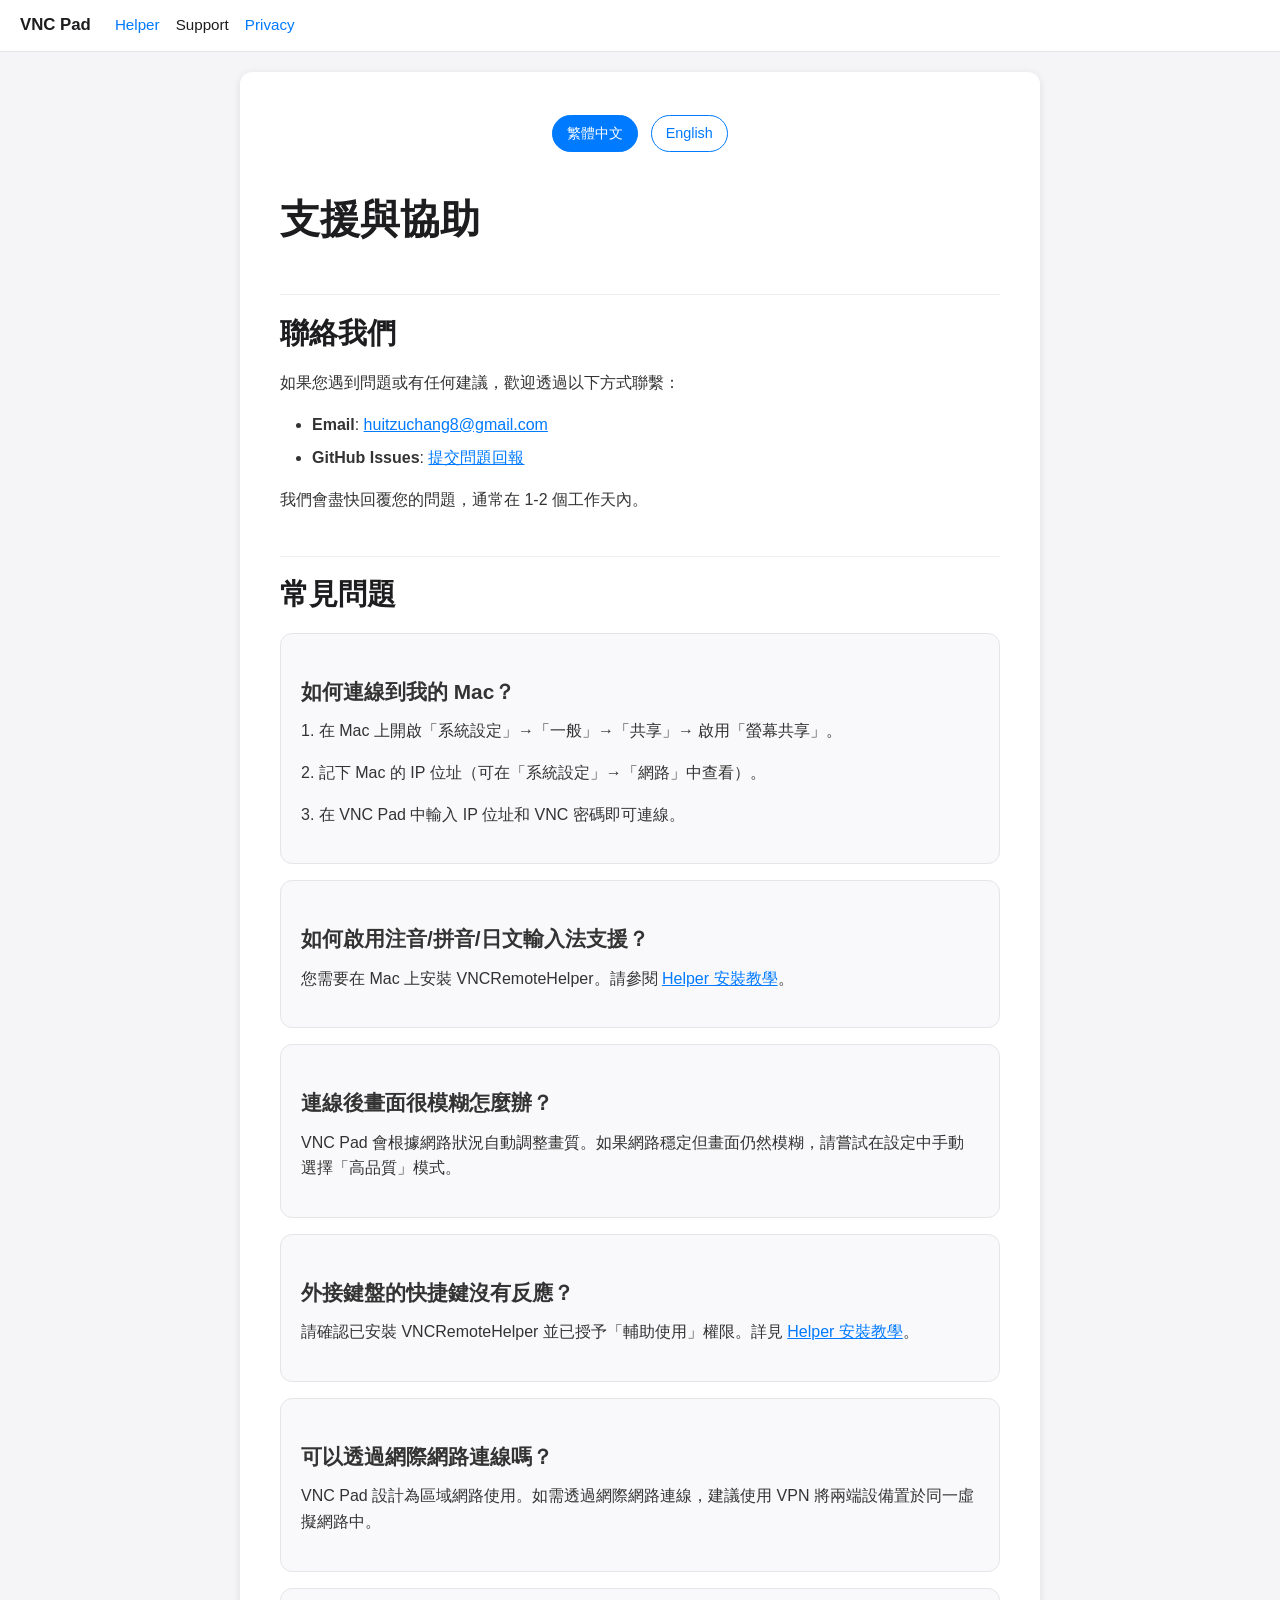
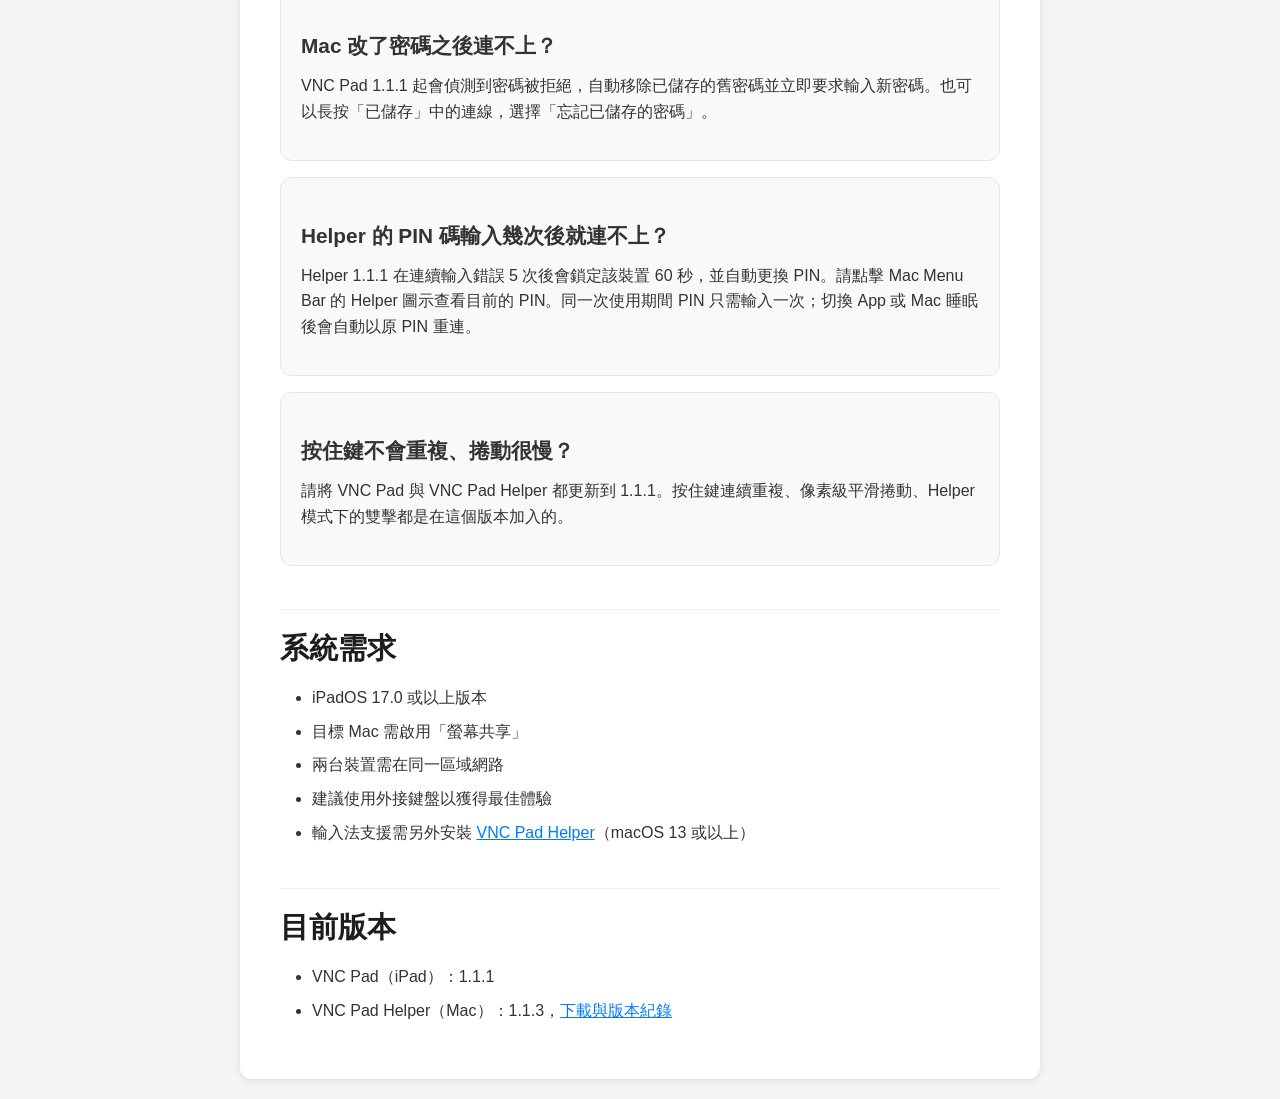
<file: support.html>
<!DOCTYPE html>
<html lang="zh-Hant">
<head>
    <meta charset="UTF-8">
    <meta name="viewport" content="width=device-width, initial-scale=1.0">
    <title>VNC Pad - Support | 支援與協助</title>
    <meta name="description" content="VNC Pad support: FAQ, troubleshooting, system requirements, and contact information. Get help with VNC remote desktop connections and input method setup. 常見問題、系統需求、故障排除。">
    <link rel="canonical" href="https://adriechang.github.io/VNCRemote-Site/support.html">
    <meta name="apple-itunes-app" content="app-id=6760017139">
    <meta property="og:type" content="website">
    <meta property="og:title" content="VNC Pad - Support | 支援與協助">
    <meta property="og:description" content="VNC Pad FAQ, troubleshooting, and system requirements. Get help with remote desktop connections and input method setup.">
    <meta property="og:url" content="https://adriechang.github.io/VNCRemote-Site/support.html">
    <meta property="og:site_name" content="VNC Pad">
    <meta property="og:locale" content="zh_TW">
    <meta property="og:image" content="https://adriechang.github.io/VNCRemote-Site/og-image.png">
    <meta property="og:image:width" content="1200">
    <meta property="og:image:height" content="630">
    <meta property="og:image:alt" content="VNC Pad Support">
    <meta name="twitter:card" content="summary_large_image">
    <meta name="twitter:title" content="VNC Pad - Support | 支援與協助">
    <meta name="twitter:description" content="VNC Pad FAQ, troubleshooting, and system requirements.">
    <meta name="twitter:image" content="https://adriechang.github.io/VNCRemote-Site/og-image.png">
    <link rel="stylesheet" href="style.css">
    <script type="application/ld+json">
    {
        "@context": "https://schema.org",
        "@type": "FAQPage",
        "mainEntity": [
            {
                "@type": "Question",
                "name": "How do I connect VNC Pad to my Mac?",
                "acceptedAnswer": {
                    "@type": "Answer",
                    "text": "1. On your Mac, go to System Settings > General > Sharing > enable Screen Sharing. 2. Note your Mac's IP address (found in System Settings > Network). 3. Enter the IP address and VNC password in VNC Pad to connect."
                }
            },
            {
                "@type": "Question",
                "name": "How do I enable Chinese/Japanese/Korean input method support?",
                "acceptedAnswer": {
                    "@type": "Answer",
                    "text": "Install VNCRemoteHelper on your Mac. It's a free macOS Menu Bar companion app that enables HID-level keyboard injection, allowing CJK input methods (Zhuyin, Pinyin, Japanese IME, Korean) to work natively on the remote desktop. See the Helper Setup Guide for installation instructions."
                }
            },
            {
                "@type": "Question",
                "name": "Can I use VNC Pad without the Helper app?",
                "acceptedAnswer": {
                    "@type": "Answer",
                    "text": "Yes. Without Helper, all VNC Pad features work normally — you just can't use Chinese, Japanese, or other non-English input methods. English input and all keyboard shortcuts work fine without it."
                }
            },
            {
                "@type": "Question",
                "name": "The screen looks blurry after connecting?",
                "acceptedAnswer": {
                    "@type": "Answer",
                    "text": "VNC Pad automatically adjusts quality based on network conditions. If your network is stable but the image is still blurry, try manually selecting High Quality mode in settings."
                }
            },
            {
                "@type": "Question",
                "name": "Can I connect over the internet?",
                "acceptedAnswer": {
                    "@type": "Answer",
                    "text": "VNC Pad is designed for local network use. For internet access, we recommend using a VPN to place both devices on the same virtual network."
                }
            },
            {
                "@type": "Question",
                "name": "I changed my Mac's password and VNC Pad can't connect anymore?",
                "acceptedAnswer": {
                    "@type": "Answer",
                    "text": "Since version 1.1.1, VNC Pad detects a rejected password, removes the saved one and asks you to enter the new password right away. You can also long-press a saved connection and choose Forget Saved Password."
                }
            },
            {
                "@type": "Question",
                "name": "Why does the Helper PIN stop working after several wrong attempts?",
                "acceptedAnswer": {
                    "@type": "Answer",
                    "text": "Helper 1.1.1 locks a device out for 60 seconds after five consecutive wrong PIN attempts and generates a new PIN. Click the Helper icon in the Mac menu bar to see the current PIN. During a session the PIN is only asked once; reconnects after app switching or Mac sleep reuse it automatically."
                }
            },
            {
                "@type": "Question",
                "name": "Held keys don't repeat or scrolling is very slow?",
                "acceptedAnswer": {
                    "@type": "Answer",
                    "text": "Update VNC Pad to 1.1.1 and VNC Pad Helper to 1.1.1. Key repeat for held keys, pixel-smooth trackpad scrolling and double-click in Helper mode were added in that release."
                }
            }
        ]
    }
    </script>
    <script type="application/ld+json">
    {
        "@context": "https://schema.org",
        "@type": "BreadcrumbList",
        "itemListElement": [
            {
                "@type": "ListItem",
                "position": 1,
                "name": "VNC Pad",
                "item": "https://adriechang.github.io/VNCRemote-Site/"
            },
            {
                "@type": "ListItem",
                "position": 2,
                "name": "Support",
                "item": "https://adriechang.github.io/VNCRemote-Site/support.html"
            }
        ]
    }
    </script>
</head>
<body>
    <nav>
        <a href="index.html" class="site-name">VNC Pad</a>
        <div class="nav-links">
            <a href="helper.html">Helper</a>
            <a href="support.html" class="active">Support</a>
            <a href="privacy.html">Privacy</a>
        </div>
    </nav>

    <main class="container">
        <div class="lang-toggle">
            <a href="#" class="lang-btn active" data-lang="zh-Hant">繁體中文</a>
            <a href="#" class="lang-btn" data-lang="en">English</a>
        </div>

        <!-- 繁體中文 -->
        <div class="lang-section" data-lang="zh-Hant" lang="zh-Hant">
            <h1>支援與協助</h1>

            <h2>聯絡我們</h2>
            <p>如果您遇到問題或有任何建議，歡迎透過以下方式聯繫：</p>
            <ul>
                <li><strong>Email</strong>: <a href="mailto:huitzuchang8@gmail.com">huitzuchang8@gmail.com</a></li>
                <li><strong>GitHub Issues</strong>: <a href="https://github.com/adriechang/VNCRemote-Site/issues">提交問題回報</a></li>
            </ul>
            <p>我們會盡快回覆您的問題，通常在 1-2 個工作天內。</p>

            <h2>常見問題</h2>

            <div class="step">
                <h3>如何連線到我的 Mac？</h3>
                <p>1. 在 Mac 上開啟「系統設定」→「一般」→「共享」→ 啟用「螢幕共享」。</p>
                <p>2. 記下 Mac 的 IP 位址（可在「系統設定」→「網路」中查看）。</p>
                <p>3. 在 VNC Pad 中輸入 IP 位址和 VNC 密碼即可連線。</p>
            </div>

            <div class="step">
                <h3>如何啟用注音/拼音/日文輸入法支援？</h3>
                <p>您需要在 Mac 上安裝 VNCRemoteHelper。請參閱 <a href="helper.html">Helper 安裝教學</a>。</p>
            </div>

            <div class="step">
                <h3>連線後畫面很模糊怎麼辦？</h3>
                <p>VNC Pad 會根據網路狀況自動調整畫質。如果網路穩定但畫面仍然模糊，請嘗試在設定中手動選擇「高品質」模式。</p>
            </div>

            <div class="step">
                <h3>外接鍵盤的快捷鍵沒有反應？</h3>
                <p>請確認已安裝 VNCRemoteHelper 並已授予「輔助使用」權限。詳見 <a href="helper.html">Helper 安裝教學</a>。</p>
            </div>

            <div class="step">
                <h3>可以透過網際網路連線嗎？</h3>
                <p>VNC Pad 設計為區域網路使用。如需透過網際網路連線，建議使用 VPN 將兩端設備置於同一虛擬網路中。</p>
            </div>

            <div class="step">
                <h3>Mac 改了密碼之後連不上？</h3>
                <p>VNC Pad 1.1.1 起會偵測到密碼被拒絕，自動移除已儲存的舊密碼並立即要求輸入新密碼。也可以長按「已儲存」中的連線，選擇「忘記已儲存的密碼」。</p>
            </div>

            <div class="step">
                <h3>Helper 的 PIN 碼輸入幾次後就連不上？</h3>
                <p>Helper 1.1.1 在連續輸入錯誤 5 次後會鎖定該裝置 60 秒，並自動更換 PIN。請點擊 Mac Menu Bar 的 Helper 圖示查看目前的 PIN。同一次使用期間 PIN 只需輸入一次；切換 App 或 Mac 睡眠後會自動以原 PIN 重連。</p>
            </div>

            <div class="step">
                <h3>按住鍵不會重複、捲動很慢？</h3>
                <p>請將 VNC Pad 與 VNC Pad Helper 都更新到 1.1.1。按住鍵連續重複、像素級平滑捲動、Helper 模式下的雙擊都是在這個版本加入的。</p>
            </div>

            <h2>系統需求</h2>
            <ul>
                <li>iPadOS 17.0 或以上版本</li>
                <li>目標 Mac 需啟用「螢幕共享」</li>
                <li>兩台裝置需在同一區域網路</li>
                <li>建議使用外接鍵盤以獲得最佳體驗</li>
                <li>輸入法支援需另外安裝 <a href="helper.html">VNC Pad Helper</a>（macOS 13 或以上）</li>
            </ul>

            <h2>目前版本</h2>
            <ul>
                <li>VNC Pad（iPad）：1.1.1</li>
                <li>VNC Pad Helper（Mac）：1.1.3，<a href="helper.html">下載與版本紀錄</a></li>
            </ul>
        </div>

        <!-- English -->
        <div class="lang-section" data-lang="en" lang="en" style="display:none;">
            <h1>Support</h1>

            <h2>Contact Us</h2>
            <p>If you encounter any issues or have suggestions, feel free to reach out:</p>
            <ul>
                <li><strong>Email</strong>: <a href="mailto:huitzuchang8@gmail.com">huitzuchang8@gmail.com</a></li>
                <li><strong>GitHub Issues</strong>: <a href="https://github.com/adriechang/VNCRemote-Site/issues">Submit an issue</a></li>
            </ul>
            <p>We typically respond within 1-2 business days.</p>

            <h2>Frequently Asked Questions</h2>

            <div class="step">
                <h3>How do I connect to my Mac?</h3>
                <p>1. On your Mac, go to System Settings → General → Sharing → enable Screen Sharing.</p>
                <p>2. Note your Mac's IP address (found in System Settings → Network).</p>
                <p>3. Enter the IP address and VNC password in VNC Pad to connect.</p>
            </div>

            <div class="step">
                <h3>How do I enable CJK input method support?</h3>
                <p>You need to install VNCRemoteHelper on your Mac. See the <a href="helper.html">Helper Setup Guide</a>.</p>
            </div>

            <div class="step">
                <h3>The screen looks blurry after connecting?</h3>
                <p>VNC Pad automatically adjusts quality based on network conditions. If your network is stable but the image is still blurry, try manually selecting "High Quality" mode in settings.</p>
            </div>

            <div class="step">
                <h3>External keyboard shortcuts not working?</h3>
                <p>Make sure VNCRemoteHelper is installed and has Accessibility permissions enabled. See the <a href="helper.html">Helper Setup Guide</a>.</p>
            </div>

            <div class="step">
                <h3>Can I connect over the internet?</h3>
                <p>VNC Pad is designed for local network use. For internet access, we recommend using a VPN to place both devices on the same virtual network.</p>
            </div>

            <div class="step">
                <h3>I changed my Mac's password and VNC Pad can't connect anymore?</h3>
                <p>Since version 1.1.1, VNC Pad detects a rejected password, removes the saved one and asks you for the new password right away. You can also long-press a saved connection and choose "Forget Saved Password".</p>
            </div>

            <div class="step">
                <h3>The Helper PIN stops working after several wrong attempts?</h3>
                <p>Helper 1.1.1 locks a device out for 60 seconds after five consecutive wrong attempts and generates a new PIN. Click the Helper icon in the Mac menu bar to see the current PIN. During a session the PIN is asked only once; reconnects after app switching or Mac sleep reuse it automatically.</p>
            </div>

            <div class="step">
                <h3>Held keys don't repeat, or scrolling is very slow?</h3>
                <p>Update both VNC Pad and VNC Pad Helper to 1.1.1. Key repeat for held keys, pixel-smooth trackpad scrolling and double-click in Helper mode were added in that release.</p>
            </div>

            <h2>System Requirements</h2>
            <ul>
                <li>iPadOS 17.0 or later</li>
                <li>Screen Sharing enabled on the target Mac</li>
                <li>Both devices on the same local network</li>
                <li>External keyboard recommended for best experience</li>
                <li>Input method support requires <a href="helper.html">VNC Pad Helper</a> on the Mac (macOS 13 or later)</li>
            </ul>

            <h2>Current Versions</h2>
            <ul>
                <li>VNC Pad (iPad): 1.1.1</li>
                <li>VNC Pad Helper (Mac): 1.1.3, <a href="helper.html">download and release notes</a></li>
            </ul>
        </div>
    </div>

    <script>
    (function() {
        var saved = localStorage.getItem('vnc-remote-lang');
        var lang = (saved === 'zh-Hant' || saved === 'en') ? saved : 'zh-Hant';
        var buttons = document.querySelectorAll('.lang-btn');
        var sections = document.querySelectorAll('.lang-section');

        function switchLang(l) {
            sections.forEach(function(s) {
                s.style.display = s.getAttribute('data-lang') === l ? '' : 'none';
            });
            buttons.forEach(function(b) {
                b.classList.toggle('active', b.getAttribute('data-lang') === l);
            });
            localStorage.setItem('vnc-remote-lang', l);
        }

        buttons.forEach(function(btn) {
            btn.addEventListener('click', function(e) {
                e.preventDefault();
                switchLang(this.getAttribute('data-lang'));
            });
        });

        switchLang(lang);
    })();
    </script>
</body>
</html>
</file>
<file: style.css>
* {
    margin: 0;
    padding: 0;
    box-sizing: border-box;
}

body {
    font-family: -apple-system, BlinkMacSystemFont, 'Segoe UI', Roboto, Oxygen, Ubuntu, Cantarell, sans-serif;
    line-height: 1.6;
    color: #333;
    background: #f5f5f7;
    padding: 20px;
    padding-top: 0;
}

/* Navigation */
nav {
    background: white;
    margin: 0 -20px;
    padding: 12px 20px;
    margin-bottom: 20px;
    border-bottom: 1px solid #e5e5e5;
    display: flex;
    align-items: center;
    gap: 24px;
}

nav .site-name {
    font-weight: 600;
    color: #1d1d1f;
    text-decoration: none;
    font-size: 1.05em;
}

nav .nav-links {
    display: flex;
    gap: 16px;
}

nav .nav-links a {
    color: #007aff;
    text-decoration: none;
    font-size: 0.95em;
}

nav .nav-links a:hover {
    text-decoration: underline;
}

nav .nav-links a.active {
    color: #1d1d1f;
    font-weight: 500;
}

/* Container */
.container {
    max-width: 800px;
    margin: 0 auto;
    background: white;
    padding: 40px;
    border-radius: 12px;
    box-shadow: 0 2px 8px rgba(0,0,0,0.1);
}

/* Typography */
h1 {
    color: #1d1d1f;
    font-size: 2.5em;
    margin-bottom: 0.5em;
    font-weight: 600;
}

h2 {
    color: #1d1d1f;
    font-size: 1.8em;
    margin-top: 1.5em;
    margin-bottom: 0.5em;
    padding-top: 0.5em;
    border-top: 1px solid #eee;
    font-weight: 600;
}

h3 {
    color: #333;
    font-size: 1.3em;
    margin-top: 1em;
    margin-bottom: 0.5em;
    font-weight: 600;
}

p {
    margin-bottom: 1em;
}

ul, ol {
    margin-left: 2em;
    margin-bottom: 1em;
}

li {
    margin-bottom: 0.5em;
}

a {
    color: #007aff;
}

/* Utility classes */
.meta {
    color: #86868b;
    font-size: 0.9em;
    margin-bottom: 2em;
}

.highlight {
    background: #f0f8ff;
    padding: 15px;
    border-left: 4px solid #007aff;
    margin: 1em 0;
    border-radius: 0 8px 8px 0;
}

.warning {
    background: #fff8f0;
    padding: 15px;
    border-left: 4px solid #ff9500;
    margin: 1em 0;
    border-radius: 0 8px 8px 0;
}

.lang-toggle {
    text-align: center;
    margin-bottom: 2em;
}

.lang-toggle a {
    color: #007aff;
    text-decoration: none;
    padding: 6px 14px;
    border: 1px solid #007aff;
    border-radius: 20px;
    margin: 3px 4px;
    display: inline-block;
    font-size: 0.9em;
    transition: background 0.15s, color 0.15s;
}

.lang-toggle a:hover {
    background: #007aff;
    color: white;
}

.lang-toggle a.active {
    background: #007aff;
    color: white;
}

/* Tables */
table {
    width: 100%;
    border-collapse: collapse;
    margin: 1em 0;
}

th, td {
    padding: 12px;
    text-align: left;
    border: 1px solid #ddd;
}

th {
    background: #f5f5f7;
    font-weight: 600;
}

/* Code blocks */
pre {
    background: #1d1d1f;
    color: #f5f5f7;
    padding: 16px;
    border-radius: 8px;
    overflow-x: auto;
    margin: 1em 0;
    font-size: 0.9em;
    line-height: 1.5;
}

code {
    font-family: 'SF Mono', 'Menlo', 'Monaco', 'Courier New', monospace;
}

p code, li code {
    background: #f0f0f0;
    padding: 2px 6px;
    border-radius: 4px;
    font-size: 0.9em;
}

/* Marks */
.check-mark {
    color: #34c759;
    font-weight: bold;
}

.cross-mark {
    color: #ff3b30;
    font-weight: bold;
}

/* Steps */
.step {
    background: #f9f9fb;
    padding: 20px;
    border-radius: 12px;
    margin: 1em 0;
    border: 1px solid #e5e5e7;
}

.step-number {
    display: inline-block;
    background: #007aff;
    color: white;
    width: 28px;
    height: 28px;
    border-radius: 50%;
    text-align: center;
    line-height: 28px;
    font-weight: 600;
    font-size: 0.9em;
    margin-right: 8px;
}

/* Landing page */
.hero {
    text-align: center;
    padding: 40px 0 20px;
}

.hero h1 {
    font-size: 3em;
    margin-bottom: 0.3em;
}

.hero .subtitle {
    color: #86868b;
    font-size: 1.2em;
    margin-bottom: 1.2em;
}

.appstore-btn {
    display: inline-block;
    background: #007aff;
    color: white !important;
    padding: 12px 28px;
    border-radius: 10px;
    text-decoration: none;
    font-weight: 600;
    font-size: 1.05em;
    transition: background 0.15s, transform 0.15s;
    margin-bottom: 1em;
}

.appstore-btn:hover {
    background: #0063d1;
    transform: translateY(-1px);
}

.cards {
    display: grid;
    grid-template-columns: repeat(auto-fit, minmax(220px, 1fr));
    gap: 16px;
    margin: 2em 0;
}

.card {
    background: #f9f9fb;
    padding: 24px;
    border-radius: 12px;
    border: 1px solid #e5e5e7;
    text-decoration: none;
    color: inherit;
    transition: transform 0.15s, box-shadow 0.15s;
    display: block;
}

.card:hover {
    transform: translateY(-2px);
    box-shadow: 0 4px 12px rgba(0,0,0,0.1);
}

.card h3 {
    margin-top: 0;
    border: none;
    color: #007aff;
}

.card p {
    color: #86868b;
    font-size: 0.95em;
    margin-bottom: 0;
}

/* Highlight hero */
.highlight-hero {
    text-align: center;
    margin-bottom: 2.5em;
    padding: 32px 24px;
    background: linear-gradient(135deg, #f0f8ff 0%, #f5f0ff 100%);
    border-radius: 16px;
}

.highlight-hero-main {
    font-size: 1.6em;
    font-weight: 700;
    color: #1d1d1f;
    margin-bottom: 0.3em;
}

.highlight-hero-sub {
    font-size: 1.05em;
    color: #86868b;
    margin-bottom: 0;
}

/* Feature grid */
.feature-grid {
    display: grid;
    grid-template-columns: repeat(auto-fit, minmax(280px, 1fr));
    gap: 20px;
    margin: 1.5em 0 2em;
}

.feature-card {
    background: #f9f9fb;
    padding: 24px;
    border-radius: 12px;
    border: 1px solid #e5e5e7;
}

.feature-card.feature-primary {
    grid-column: 1 / -1;
    background: linear-gradient(135deg, #f0f8ff 0%, #f5f0ff 100%);
    border-color: #c5d5e8;
}

.feature-icon {
    font-size: 2em;
    margin-bottom: 8px;
}

.feature-card h3 {
    margin-top: 0;
    color: #1d1d1f;
}

.feature-card p {
    color: #555;
    font-size: 0.95em;
}

.feature-comparison {
    margin-top: 12px;
    padding-top: 12px;
    border-top: 1px solid rgba(0,0,0,0.08);
}

.feature-comparison p {
    margin-bottom: 0.4em;
    font-size: 0.9em;
}

/* Table wrapper for horizontal scroll on mobile */
.table-wrapper {
    overflow-x: auto;
    margin: 1em 0 2em;
    -webkit-overflow-scrolling: touch;
}

.table-wrapper table {
    min-width: 600px;
}

/* Responsive */
@media (max-width: 600px) {
    .container {
        padding: 20px;
    }

    h1 {
        font-size: 2em;
    }

    .hero h1 {
        font-size: 2.2em;
    }

    h2 {
        font-size: 1.5em;
    }

    nav {
        flex-wrap: wrap;
        gap: 8px;
    }

    .highlight-hero-main {
        font-size: 1.3em;
    }

    .lang-toggle a {
        padding: 5px 10px;
        font-size: 0.82em;
        margin: 2px 2px;
    }

    .feature-grid {
        grid-template-columns: 1fr;
    }
}
</file>
